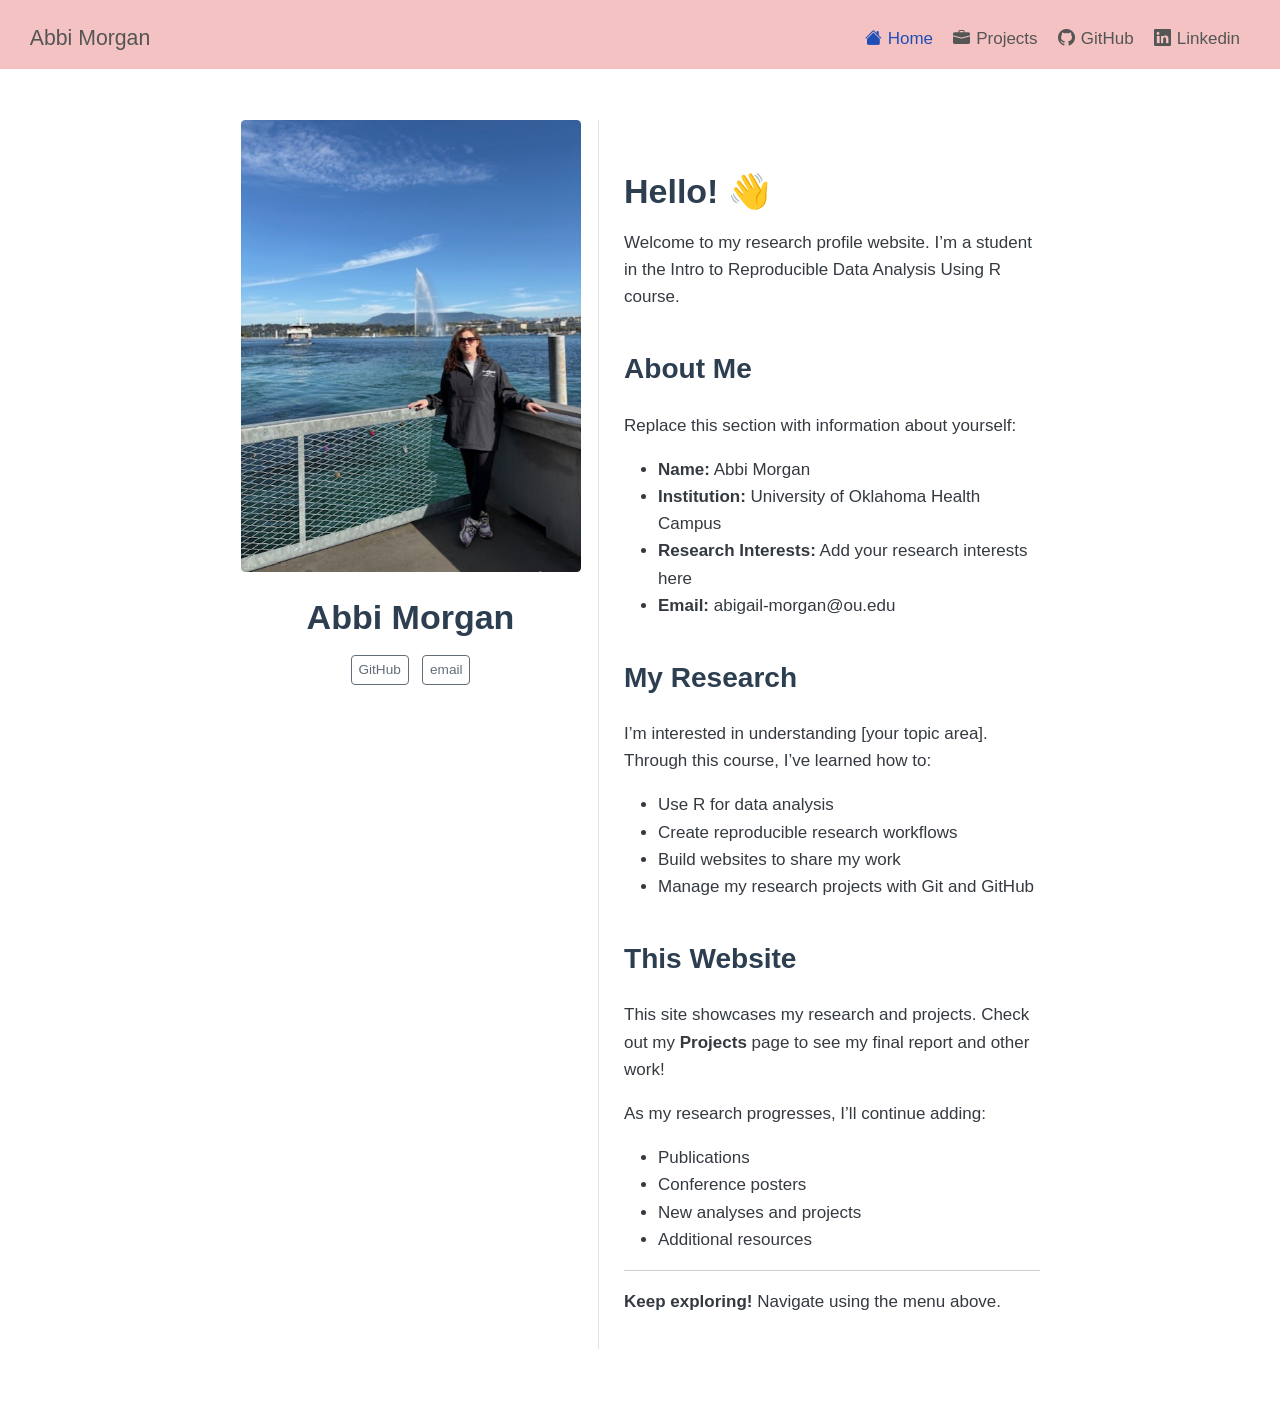
<file: docs/index.html>
<!DOCTYPE html>
<html xmlns="http://www.w3.org/1999/xhtml" lang="en" xml:lang="en"><head>

<meta charset="utf-8">
<meta name="generator" content="quarto-1.9.38">

<meta name="viewport" content="width=device-width, initial-scale=1.0, user-scalable=yes">


<title>Abbi Morgan</title>
<style>
/* Default styles provided by pandoc.
** See https://pandoc.org/MANUAL.html#variables-for-html for config info.
*/
code{white-space: pre-wrap;}
span.smallcaps{font-variant: small-caps;}
div.columns{display: flex; gap: min(4vw, 1.5em);}
div.column{flex: auto; overflow-x: auto;}
div.hanging-indent{margin-left: 1.5em; text-indent: -1.5em;}
ul.task-list{list-style: none;}
ul.task-list li input[type="checkbox"] {
  width: 0.8em;
  margin: 0 0.8em 0.2em -1em; /* quarto-specific, see https://github.com/quarto-dev/quarto-cli/issues/4556 */ 
  vertical-align: middle;
}
</style>


<script src="site_libs/quarto-nav/quarto-nav.js"></script>
<script src="site_libs/quarto-nav/headroom.min.js"></script>
<script src="site_libs/clipboard/clipboard.min.js"></script>
<script src="site_libs/quarto-search/autocomplete.umd.js"></script>
<script src="site_libs/quarto-search/fuse.min.js"></script>
<script src="site_libs/quarto-search/quarto-search.js"></script>
<meta name="quarto:offset" content="./">
<script src="site_libs/quarto-html/quarto.js" type="module"></script>
<script src="site_libs/quarto-html/tabsets/tabsets.js" type="module"></script>
<script src="site_libs/quarto-html/popper.min.js"></script>
<script src="site_libs/quarto-html/tippy.umd.min.js"></script>
<link href="site_libs/quarto-html/tippy.css" rel="stylesheet">
<link href="site_libs/quarto-html/quarto-syntax-highlighting-15634bcf2e68342d4ad2dfa704d543f6.css" rel="stylesheet" id="quarto-text-highlighting-styles">
<script src="site_libs/bootstrap/bootstrap.min.js"></script>
<link href="site_libs/bootstrap/bootstrap-icons.css" rel="stylesheet">
<link href="site_libs/bootstrap/bootstrap-1de071e047e49cd083ceb1b25ae4a66d.min.css" rel="stylesheet" append-hash="true" id="quarto-bootstrap" data-mode="light">
<script id="quarto-search-options" type="application/json">{
  "location": "navbar",
  "copy-button": false,
  "collapse-after": 3,
  "panel-placement": "end",
  "type": "overlay",
  "limit": 50,
  "keyboard-shortcut": [
    "f",
    "/",
    "s"
  ],
  "show-item-context": false,
  "language": {
    "search-no-results-text": "No results",
    "search-matching-documents-text": "matching documents",
    "search-copy-link-title": "Copy link to search",
    "search-hide-matches-text": "Hide additional matches",
    "search-more-match-text": "more match in this document",
    "search-more-matches-text": "more matches in this document",
    "search-clear-button-title": "Clear",
    "search-text-placeholder": "",
    "search-detached-cancel-button-title": "Cancel",
    "search-submit-button-title": "Submit",
    "search-label": "Search"
  }
}</script>


<link rel="stylesheet" href="styles.css">
</head>

<body class="nav-fixed fullcontent quarto-light">

<div id="quarto-search-results"></div>
  <header id="quarto-header" class="headroom fixed-top">
    <nav class="navbar navbar-expand-lg " data-bs-theme="dark">
      <div class="navbar-container container-fluid">
      <div class="navbar-brand-container mx-auto">
    <a class="navbar-brand" href="./index.html">
    <span class="navbar-title">Abbi Morgan</span>
    </a>
  </div>
          <button class="navbar-toggler" type="button" data-bs-toggle="collapse" data-bs-target="#navbarCollapse" aria-controls="navbarCollapse" role="menu" aria-expanded="false" aria-label="Toggle navigation" onclick="if (window.quartoToggleHeadroom) { window.quartoToggleHeadroom(); }">
  <span class="navbar-toggler-icon"></span>
</button>
          <div class="collapse navbar-collapse" id="navbarCollapse">
            <ul class="navbar-nav navbar-nav-scroll ms-auto">
  <li class="nav-item">
    <a class="nav-link active" href="./index.html" aria-current="page"> <i class="bi bi-house-fill" role="img">
</i> 
<span class="menu-text">Home</span></a>
  </li>  
  <li class="nav-item">
    <a class="nav-link" href="./projects.html"> <i class="bi bi-briefcase-fill" role="img">
</i> 
<span class="menu-text">Projects</span></a>
  </li>  
  <li class="nav-item">
    <a class="nav-link" href="https://github.com"> <i class="bi bi-github" role="img">
</i> 
<span class="menu-text">GitHub</span></a>
  </li>  
  <li class="nav-item">
    <a class="nav-link" href="https://www.linkedin.com/in/abigail-morgan-2532a51bb/"> <i class="bi bi-linkedin" role="img">
</i> 
<span class="menu-text">Linkedin</span></a>
  </li>  
</ul>
          </div> <!-- /navcollapse -->
            <div class="quarto-navbar-tools">
</div>
      </div> <!-- /container-fluid -->
    </nav>
</header>
<!-- content -->
<div id="quarto-content" class="quarto-container page-columns page-rows-contents page-layout-article page-navbar">
<!-- sidebar -->
<!-- margin-sidebar -->
    
<!-- main -->
<div class="quarto-about-trestles">
  <div class="about-entity">
    <img src="Me.jpg" class="about-image
  rounded " style="width: 20em;">
<header id="title-block-header" class="quarto-title-block default">
<div class="quarto-title">
<h1 class="title">Abbi Morgan</h1>
</div>
<div class="quarto-title-meta">
  </div>
</header>
    <div class="about-links">
  <a href="https://github.com/amorgan-140" class="about-link" rel="" target="">
     <span class="about-link-text">GitHub</span>
  </a>
  <a href="/abigail-morgan@ou.edu" class="about-link" rel="" target="">
     <span class="about-link-text">email</span>
  </a>
</div>
  </div>
  <div class="about-contents"><main class="content" id="quarto-document-content">
<section id="hello" class="level1 columnpage">
<h1>Hello! 👋</h1>
<p>Welcome to my research profile website. I’m a student in the Intro to Reproducible Data Analysis Using R course.</p>
<section id="about-me" class="level2">
<h2 data-anchor-id="about-me">About Me</h2>
<p>Replace this section with information about yourself:</p>
<ul>
<li><strong>Name:</strong> Abbi Morgan</li>
<li><strong>Institution:</strong> University of Oklahoma Health Campus</li>
<li><strong>Research Interests:</strong> Add your research interests here</li>
<li><strong>Email:</strong> abigail-morgan@ou.edu</li>
</ul>
</section>
<section id="my-research" class="level2">
<h2 data-anchor-id="my-research">My Research</h2>
<p>I’m interested in understanding [your topic area]. Through this course, I’ve learned how to:</p>
<ul>
<li>Use R for data analysis</li>
<li>Create reproducible research workflows</li>
<li>Build websites to share my work</li>
<li>Manage my research projects with Git and GitHub</li>
</ul>
</section>
<section id="this-website" class="level2">
<h2 data-anchor-id="this-website">This Website</h2>
<p>This site showcases my research and projects. Check out my <strong>Projects</strong> page to see my final report and other work!</p>
<p>As my research progresses, I’ll continue adding:</p>
<ul>
<li>Publications</li>
<li>Conference posters</li>
<li>New analyses and projects</li>
<li>Additional resources</li>
</ul>
<hr>
<p><strong>Keep exploring!</strong> Navigate using the menu above.</p>


</section>
</section>
</main></div>
</div>
 <!-- /main -->
<script id="quarto-html-after-body" type="application/javascript">
  window.document.addEventListener("DOMContentLoaded", function (event) {
    const isCodeAnnotation = (el) => {
      for (const clz of el.classList) {
        if (clz.startsWith('code-annotation-')) {                     
          return true;
        }
      }
      return false;
    }
    const onCopySuccess = function(e) {
      // button target
      const button = e.trigger;
      // don't keep focus
      button.blur();
      // flash "checked"
      button.classList.add('code-copy-button-checked');
      var currentTitle = button.getAttribute("title");
      button.setAttribute("title", "Copied!");
      let tooltip;
      if (window.bootstrap) {
        button.setAttribute("data-bs-toggle", "tooltip");
        button.setAttribute("data-bs-placement", "left");
        button.setAttribute("data-bs-title", "Copied!");
        tooltip = new bootstrap.Tooltip(button, 
          { trigger: "manual", 
            customClass: "code-copy-button-tooltip",
            offset: [0, -8]});
        tooltip.show();    
      }
      setTimeout(function() {
        if (tooltip) {
          tooltip.hide();
          button.removeAttribute("data-bs-title");
          button.removeAttribute("data-bs-toggle");
          button.removeAttribute("data-bs-placement");
        }
        button.setAttribute("title", currentTitle);
        button.classList.remove('code-copy-button-checked');
      }, 1000);
      // clear code selection
      e.clearSelection();
    }
    const getTextToCopy = function(trigger) {
      const outerScaffold = trigger.parentElement.cloneNode(true);
      const codeEl = outerScaffold.querySelector('code');
      for (const childEl of codeEl.children) {
        if (isCodeAnnotation(childEl)) {
          childEl.remove();
        }
      }
      return codeEl.innerText;
    }
    const clipboard = new window.ClipboardJS('.code-copy-button:not([data-in-quarto-modal])', {
      text: getTextToCopy
    });
    clipboard.on('success', onCopySuccess);
    if (window.document.getElementById('quarto-embedded-source-code-modal')) {
      const clipboardModal = new window.ClipboardJS('.code-copy-button[data-in-quarto-modal]', {
        text: getTextToCopy,
        container: window.document.getElementById('quarto-embedded-source-code-modal')
      });
      clipboardModal.on('success', onCopySuccess);
    }
      var localhostRegex = new RegExp(/^(?:http|https):\/\/localhost\:?[0-9]*\//);
      var mailtoRegex = new RegExp(/^mailto:/);
        var filterRegex = new RegExp('/' + window.location.host + '/');
      var isInternal = (href) => {
          return filterRegex.test(href) || localhostRegex.test(href) || mailtoRegex.test(href);
      }
      // Inspect non-navigation links and adorn them if external
     var links = window.document.querySelectorAll('a[href]:not(.nav-link):not(.navbar-brand):not(.toc-action):not(.sidebar-link):not(.sidebar-item-toggle):not(.pagination-link):not(.no-external):not([aria-hidden]):not(.dropdown-item):not(.quarto-navigation-tool):not(.about-link)');
      for (var i=0; i<links.length; i++) {
        const link = links[i];
        if (!isInternal(link.href)) {
          // undo the damage that might have been done by quarto-nav.js in the case of
          // links that we want to consider external
          if (link.dataset.originalHref !== undefined) {
            link.href = link.dataset.originalHref;
          }
        }
      }
    function tippyHover(el, contentFn, onTriggerFn, onUntriggerFn) {
      const config = {
        allowHTML: true,
        maxWidth: 500,
        delay: 100,
        arrow: false,
        appendTo: function(el) {
            return el.parentElement;
        },
        interactive: true,
        interactiveBorder: 10,
        theme: 'quarto',
        placement: 'bottom-start',
      };
      if (contentFn) {
        config.content = contentFn;
      }
      if (onTriggerFn) {
        config.onTrigger = onTriggerFn;
      }
      if (onUntriggerFn) {
        config.onUntrigger = onUntriggerFn;
      }
      window.tippy(el, config); 
    }
    const noterefs = window.document.querySelectorAll('a[role="doc-noteref"]');
    for (var i=0; i<noterefs.length; i++) {
      const ref = noterefs[i];
      tippyHover(ref, function() {
        // use id or data attribute instead here
        let href = ref.getAttribute('data-footnote-href') || ref.getAttribute('href');
        try { href = new URL(href).hash; } catch {}
        const id = href.replace(/^#\/?/, "");
        const note = window.document.getElementById(id);
        if (note) {
          return note.innerHTML;
        } else {
          return "";
        }
      });
    }
    const xrefs = window.document.querySelectorAll('a.quarto-xref');
    const processXRef = (id, note) => {
      // Strip column container classes
      const stripColumnClz = (el) => {
        el.classList.remove("page-full", "page-columns");
        if (el.children) {
          for (const child of el.children) {
            stripColumnClz(child);
          }
        }
      }
      stripColumnClz(note)
      if (id === null || id.startsWith('sec-')) {
        // Special case sections, only their first couple elements
        const container = document.createElement("div");
        if (note.children && note.children.length > 2) {
          container.appendChild(note.children[0].cloneNode(true));
          for (let i = 1; i < note.children.length; i++) {
            const child = note.children[i];
            if (child.tagName === "P" && child.innerText === "") {
              continue;
            } else {
              container.appendChild(child.cloneNode(true));
              break;
            }
          }
          if (window.Quarto?.typesetMath) {
            window.Quarto.typesetMath(container);
          }
          return container.innerHTML
        } else {
          if (window.Quarto?.typesetMath) {
            window.Quarto.typesetMath(note);
          }
          return note.innerHTML;
        }
      } else {
        // Remove any anchor links if they are present
        const anchorLink = note.querySelector('a.anchorjs-link');
        if (anchorLink) {
          anchorLink.remove();
        }
        if (window.Quarto?.typesetMath) {
          window.Quarto.typesetMath(note);
        }
        if (note.classList.contains("callout")) {
          return note.outerHTML;
        } else {
          return note.innerHTML;
        }
      }
    }
    for (var i=0; i<xrefs.length; i++) {
      const xref = xrefs[i];
      tippyHover(xref, undefined, function(instance) {
        instance.disable();
        let url = xref.getAttribute('href');
        let hash = undefined; 
        if (url.startsWith('#')) {
          hash = url;
        } else {
          try { hash = new URL(url).hash; } catch {}
        }
        if (hash) {
          const id = hash.replace(/^#\/?/, "");
          const note = window.document.getElementById(id);
          if (note !== null) {
            try {
              const html = processXRef(id, note.cloneNode(true));
              instance.setContent(html);
            } finally {
              instance.enable();
              instance.show();
            }
          } else {
            // See if we can fetch this
            fetch(url.split('#')[0])
            .then(res => res.text())
            .then(html => {
              const parser = new DOMParser();
              const htmlDoc = parser.parseFromString(html, "text/html");
              const note = htmlDoc.getElementById(id);
              if (note !== null) {
                const html = processXRef(id, note);
                instance.setContent(html);
              } 
            }).finally(() => {
              instance.enable();
              instance.show();
            });
          }
        } else {
          // See if we can fetch a full url (with no hash to target)
          // This is a special case and we should probably do some content thinning / targeting
          fetch(url)
          .then(res => res.text())
          .then(html => {
            const parser = new DOMParser();
            const htmlDoc = parser.parseFromString(html, "text/html");
            const note = htmlDoc.querySelector('main.content');
            if (note !== null) {
              // This should only happen for chapter cross references
              // (since there is no id in the URL)
              // remove the first header
              if (note.children.length > 0 && note.children[0].tagName === "HEADER") {
                note.children[0].remove();
              }
              const html = processXRef(null, note);
              instance.setContent(html);
            } 
          }).finally(() => {
            instance.enable();
            instance.show();
          });
        }
      }, function(instance) {
      });
    }
        let selectedAnnoteEl;
        const selectorForAnnotation = ( cell, annotation) => {
          let cellAttr = 'data-code-cell="' + cell + '"';
          let lineAttr = 'data-code-annotation="' +  annotation + '"';
          const selector = 'span[' + cellAttr + '][' + lineAttr + ']';
          return selector;
        }
        const selectCodeLines = (annoteEl) => {
          const doc = window.document;
          const targetCell = annoteEl.getAttribute("data-target-cell");
          const targetAnnotation = annoteEl.getAttribute("data-target-annotation");
          const annoteSpan = window.document.querySelector(selectorForAnnotation(targetCell, targetAnnotation));
          const lines = annoteSpan.getAttribute("data-code-lines").split(",");
          const lineIds = lines.map((line) => {
            return targetCell + "-" + line;
          })
          let top = null;
          let height = null;
          let parent = null;
          if (lineIds.length > 0) {
              //compute the position of the single el (top and bottom and make a div)
              const el = window.document.getElementById(lineIds[0]);
              top = el.offsetTop;
              height = el.offsetHeight;
              parent = el.parentElement.parentElement;
            if (lineIds.length > 1) {
              const lastEl = window.document.getElementById(lineIds[lineIds.length - 1]);
              const bottom = lastEl.offsetTop + lastEl.offsetHeight;
              height = bottom - top;
            }
            if (top !== null && height !== null && parent !== null) {
              // cook up a div (if necessary) and position it 
              let div = window.document.getElementById("code-annotation-line-highlight");
              if (div === null) {
                div = window.document.createElement("div");
                div.setAttribute("id", "code-annotation-line-highlight");
                div.style.position = 'absolute';
                parent.appendChild(div);
              }
              div.style.top = top - 2 + "px";
              div.style.height = height + 4 + "px";
              div.style.left = 0;
              let gutterDiv = window.document.getElementById("code-annotation-line-highlight-gutter");
              if (gutterDiv === null) {
                gutterDiv = window.document.createElement("div");
                gutterDiv.setAttribute("id", "code-annotation-line-highlight-gutter");
                gutterDiv.style.position = 'absolute';
                const codeCell = window.document.getElementById(targetCell);
                const gutter = codeCell.querySelector('.code-annotation-gutter');
                gutter.appendChild(gutterDiv);
              }
              gutterDiv.style.top = top - 2 + "px";
              gutterDiv.style.height = height + 4 + "px";
            }
            selectedAnnoteEl = annoteEl;
          }
        };
        const unselectCodeLines = () => {
          const elementsIds = ["code-annotation-line-highlight", "code-annotation-line-highlight-gutter"];
          elementsIds.forEach((elId) => {
            const div = window.document.getElementById(elId);
            if (div) {
              div.remove();
            }
          });
          selectedAnnoteEl = undefined;
        };
          // Handle positioning of the toggle
      window.addEventListener(
        "resize",
        throttle(() => {
          elRect = undefined;
          if (selectedAnnoteEl) {
            selectCodeLines(selectedAnnoteEl);
          }
        }, 10)
      );
      function throttle(fn, ms) {
      let throttle = false;
      let timer;
        return (...args) => {
          if(!throttle) { // first call gets through
              fn.apply(this, args);
              throttle = true;
          } else { // all the others get throttled
              if(timer) clearTimeout(timer); // cancel #2
              timer = setTimeout(() => {
                fn.apply(this, args);
                timer = throttle = false;
              }, ms);
          }
        };
      }
        // Attach click handler to the DT
        const annoteDls = window.document.querySelectorAll('dt[data-target-cell]');
        for (const annoteDlNode of annoteDls) {
          annoteDlNode.addEventListener('click', (event) => {
            const clickedEl = event.target;
            if (clickedEl !== selectedAnnoteEl) {
              unselectCodeLines();
              const activeEl = window.document.querySelector('dt[data-target-cell].code-annotation-active');
              if (activeEl) {
                activeEl.classList.remove('code-annotation-active');
              }
              selectCodeLines(clickedEl);
              clickedEl.classList.add('code-annotation-active');
            } else {
              // Unselect the line
              unselectCodeLines();
              clickedEl.classList.remove('code-annotation-active');
            }
          });
        }
    const findCites = (el) => {
      const parentEl = el.parentElement;
      if (parentEl) {
        const cites = parentEl.dataset.cites;
        if (cites) {
          return {
            el,
            cites: cites.split(' ')
          };
        } else {
          return findCites(el.parentElement)
        }
      } else {
        return undefined;
      }
    };
    var bibliorefs = window.document.querySelectorAll('a[role="doc-biblioref"]');
    for (var i=0; i<bibliorefs.length; i++) {
      const ref = bibliorefs[i];
      const citeInfo = findCites(ref);
      if (citeInfo) {
        tippyHover(citeInfo.el, function() {
          var popup = window.document.createElement('div');
          citeInfo.cites.forEach(function(cite) {
            var citeDiv = window.document.createElement('div');
            citeDiv.classList.add('hanging-indent');
            citeDiv.classList.add('csl-entry');
            var biblioDiv = window.document.getElementById('ref-' + cite);
            if (biblioDiv) {
              citeDiv.innerHTML = biblioDiv.innerHTML;
            }
            popup.appendChild(citeDiv);
          });
          return popup.innerHTML;
        });
      }
    }
  });
  </script>
</div> <!-- /content -->




</body></html>
</file>
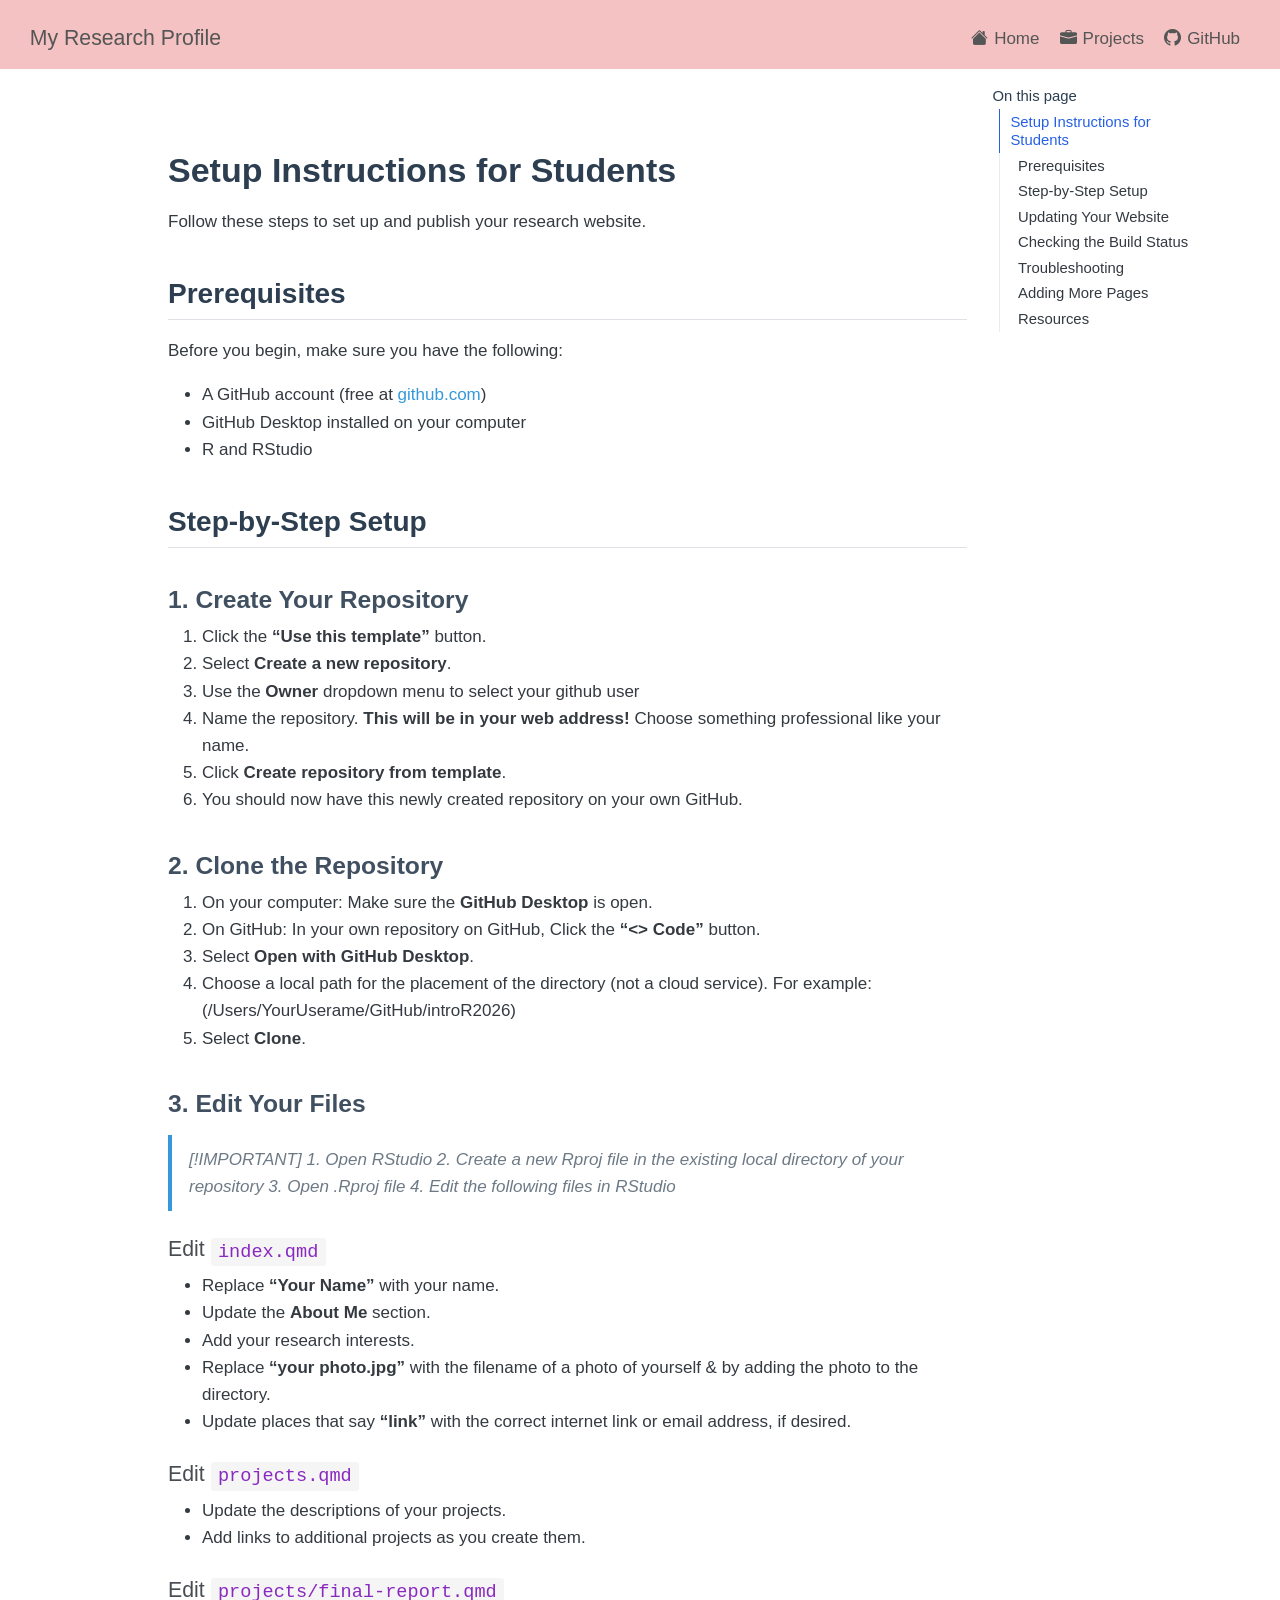
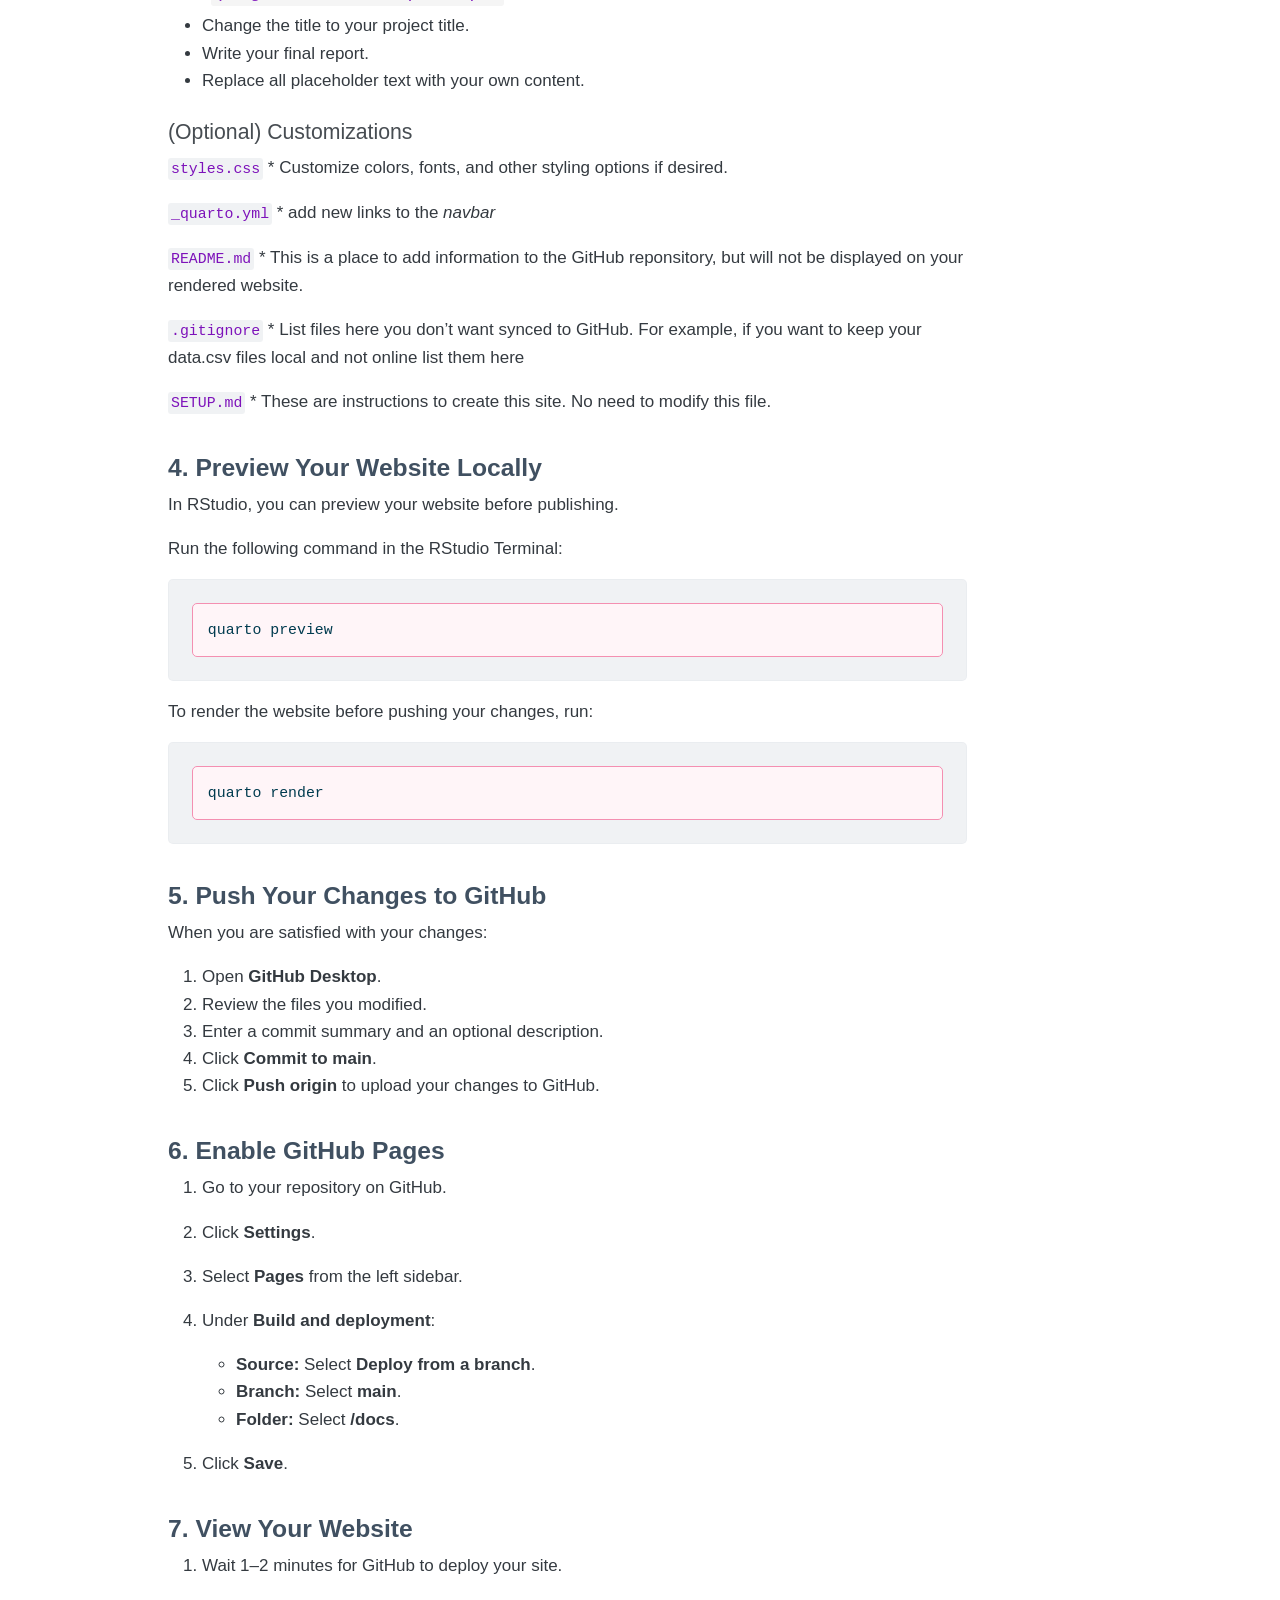
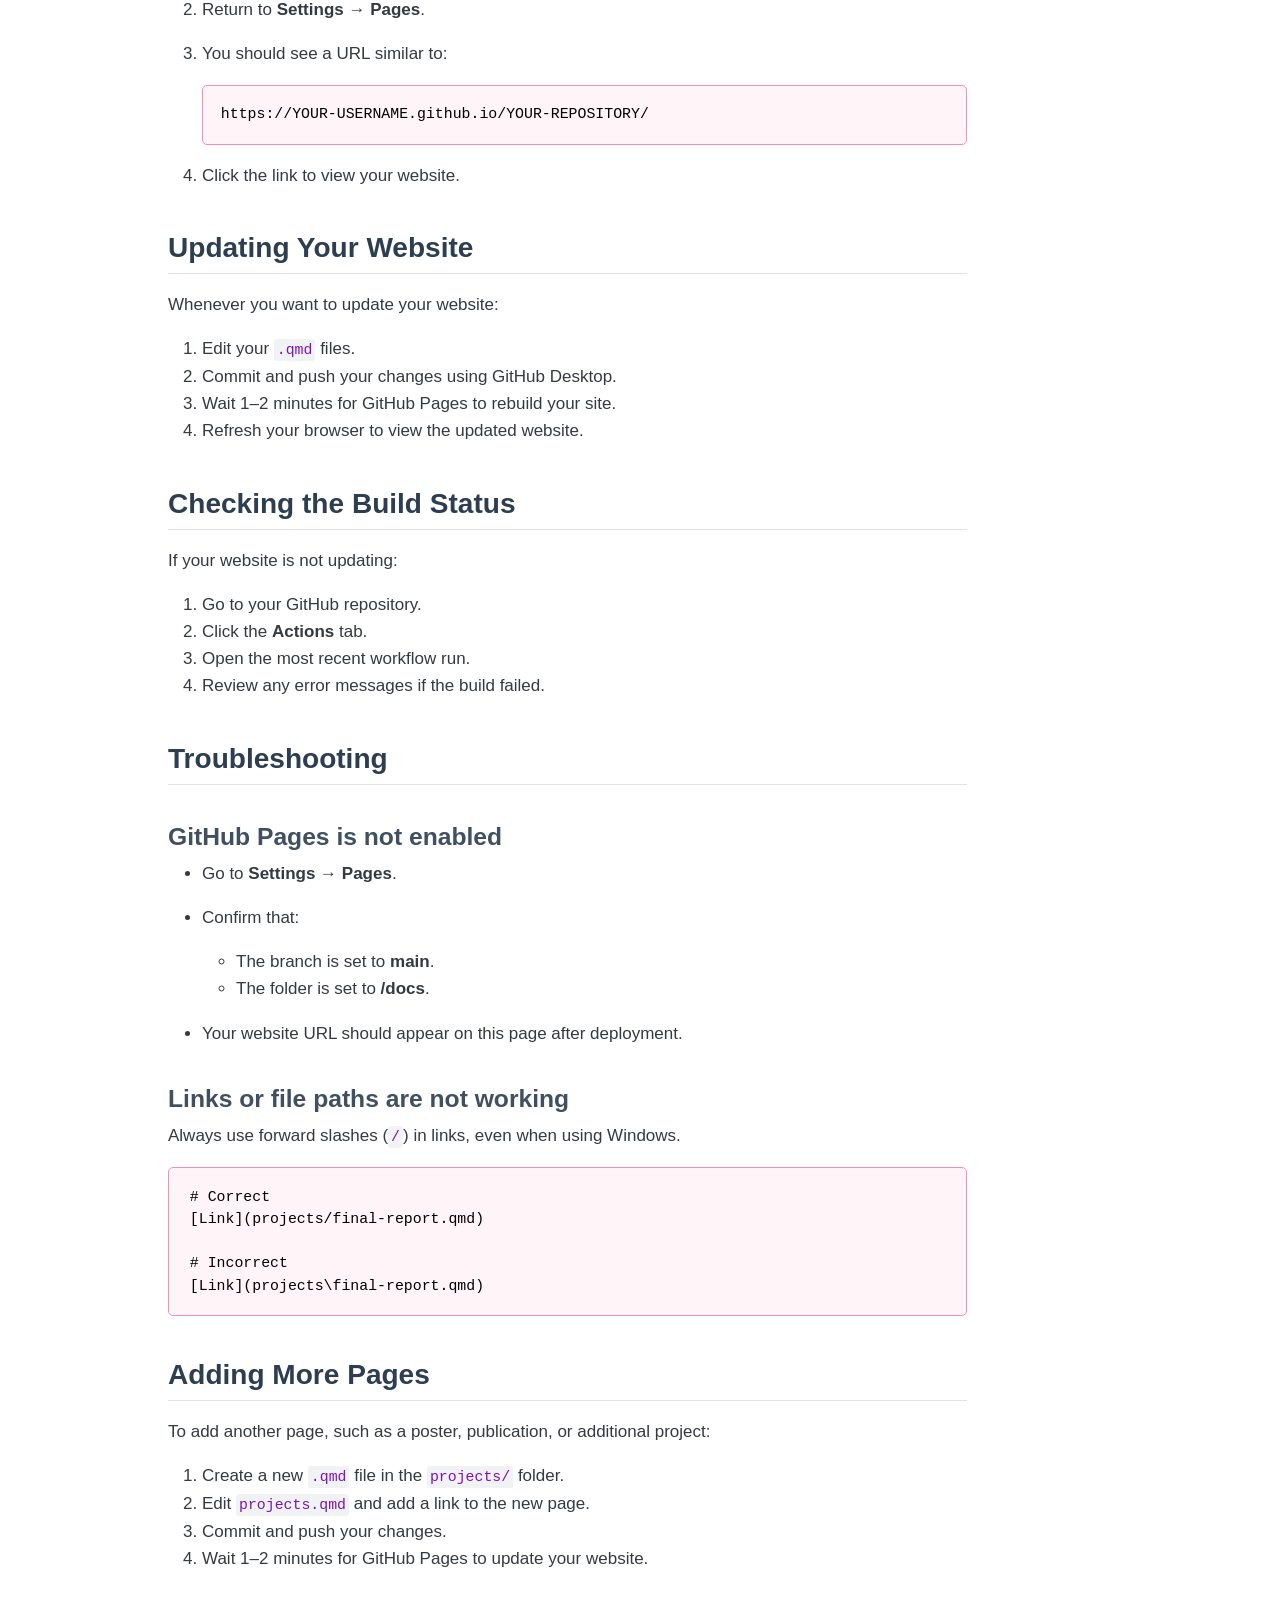
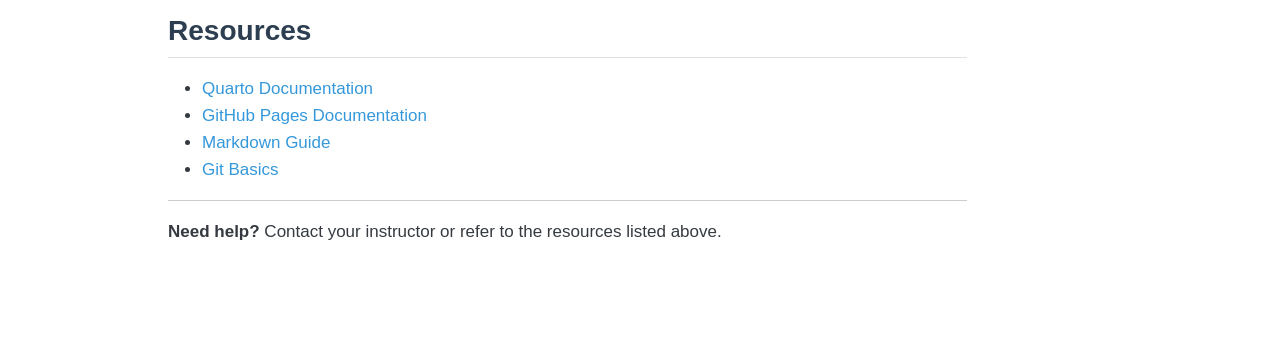
<file: docs/SETUP.html>
<!DOCTYPE html>
<html xmlns="http://www.w3.org/1999/xhtml" lang="en" xml:lang="en"><head>

<meta charset="utf-8">
<meta name="generator" content="quarto-1.9.38">

<meta name="viewport" content="width=device-width, initial-scale=1.0, user-scalable=yes">


<title>setup – My Research Profile</title>
<style>
/* Default styles provided by pandoc.
** See https://pandoc.org/MANUAL.html#variables-for-html for config info.
*/
code{white-space: pre-wrap;}
span.smallcaps{font-variant: small-caps;}
div.columns{display: flex; gap: min(4vw, 1.5em);}
div.column{flex: auto; overflow-x: auto;}
div.hanging-indent{margin-left: 1.5em; text-indent: -1.5em;}
ul.task-list{list-style: none;}
ul.task-list li input[type="checkbox"] {
  width: 0.8em;
  margin: 0 0.8em 0.2em -1em; /* quarto-specific, see https://github.com/quarto-dev/quarto-cli/issues/4556 */ 
  vertical-align: middle;
}
/* CSS for syntax highlighting */
html { -webkit-text-size-adjust: 100%; }
pre > code.sourceCode { white-space: pre; position: relative; }
pre > code.sourceCode > span { display: inline-block; line-height: 1.25; }
pre > code.sourceCode > span:empty { height: 1.2em; }
.sourceCode { overflow: visible; }
code.sourceCode > span { color: inherit; text-decoration: inherit; }
div.sourceCode { margin: 1em 0; }
pre.sourceCode { margin: 0; }
@media screen {
div.sourceCode { overflow: auto; }
}
@media print {
pre > code.sourceCode { white-space: pre-wrap; }
pre > code.sourceCode > span { text-indent: -5em; padding-left: 5em; }
}
pre.numberSource code
  { counter-reset: source-line 0; }
pre.numberSource code > span
  { position: relative; left: -4em; counter-increment: source-line; }
pre.numberSource code > span > a:first-child::before
  { content: counter(source-line);
    position: relative; left: -1em; text-align: right; vertical-align: baseline;
    border: none; display: inline-block;
    -webkit-touch-callout: none; -webkit-user-select: none;
    -khtml-user-select: none; -moz-user-select: none;
    -ms-user-select: none; user-select: none;
    padding: 0 4px; width: 4em;
  }
pre.numberSource { margin-left: 3em;  padding-left: 4px; }
div.sourceCode
  {   }
@media screen {
pre > code.sourceCode > span > a:first-child::before { text-decoration: underline; }
}
</style>


<script src="site_libs/quarto-nav/quarto-nav.js"></script>
<script src="site_libs/quarto-nav/headroom.min.js"></script>
<script src="site_libs/clipboard/clipboard.min.js"></script>
<script src="site_libs/quarto-search/autocomplete.umd.js"></script>
<script src="site_libs/quarto-search/fuse.min.js"></script>
<script src="site_libs/quarto-search/quarto-search.js"></script>
<meta name="quarto:offset" content="./">
<script src="site_libs/quarto-html/quarto.js" type="module"></script>
<script src="site_libs/quarto-html/tabsets/tabsets.js" type="module"></script>
<script src="site_libs/quarto-html/popper.min.js"></script>
<script src="site_libs/quarto-html/tippy.umd.min.js"></script>
<script src="site_libs/quarto-html/anchor.min.js"></script>
<link href="site_libs/quarto-html/tippy.css" rel="stylesheet">
<link href="site_libs/quarto-html/quarto-syntax-highlighting-15634bcf2e68342d4ad2dfa704d543f6.css" rel="stylesheet" id="quarto-text-highlighting-styles">
<script src="site_libs/bootstrap/bootstrap.min.js"></script>
<link href="site_libs/bootstrap/bootstrap-icons.css" rel="stylesheet">
<link href="site_libs/bootstrap/bootstrap-1de071e047e49cd083ceb1b25ae4a66d.min.css" rel="stylesheet" append-hash="true" id="quarto-bootstrap" data-mode="light">
<script id="quarto-search-options" type="application/json">{
  "location": "navbar",
  "copy-button": false,
  "collapse-after": 3,
  "panel-placement": "end",
  "type": "overlay",
  "limit": 50,
  "keyboard-shortcut": [
    "f",
    "/",
    "s"
  ],
  "show-item-context": false,
  "language": {
    "search-no-results-text": "No results",
    "search-matching-documents-text": "matching documents",
    "search-copy-link-title": "Copy link to search",
    "search-hide-matches-text": "Hide additional matches",
    "search-more-match-text": "more match in this document",
    "search-more-matches-text": "more matches in this document",
    "search-clear-button-title": "Clear",
    "search-text-placeholder": "",
    "search-detached-cancel-button-title": "Cancel",
    "search-submit-button-title": "Submit",
    "search-label": "Search"
  }
}</script>


<link rel="stylesheet" href="styles.css">
</head>

<body class="nav-fixed quarto-light">

<div id="quarto-search-results"></div>
  <header id="quarto-header" class="headroom fixed-top">
    <nav class="navbar navbar-expand-lg " data-bs-theme="dark">
      <div class="navbar-container container-fluid">
      <div class="navbar-brand-container mx-auto">
    <a class="navbar-brand" href="./index.html">
    <span class="navbar-title">My Research Profile</span>
    </a>
  </div>
          <button class="navbar-toggler" type="button" data-bs-toggle="collapse" data-bs-target="#navbarCollapse" aria-controls="navbarCollapse" role="menu" aria-expanded="false" aria-label="Toggle navigation" onclick="if (window.quartoToggleHeadroom) { window.quartoToggleHeadroom(); }">
  <span class="navbar-toggler-icon"></span>
</button>
          <div class="collapse navbar-collapse" id="navbarCollapse">
            <ul class="navbar-nav navbar-nav-scroll ms-auto">
  <li class="nav-item">
    <a class="nav-link" href="./index.html"> <i class="bi bi-house-fill" role="img">
</i> 
<span class="menu-text">Home</span></a>
  </li>  
  <li class="nav-item">
    <a class="nav-link" href="./projects.html"> <i class="bi bi-briefcase-fill" role="img">
</i> 
<span class="menu-text">Projects</span></a>
  </li>  
  <li class="nav-item">
    <a class="nav-link" href="https://github.com"> <i class="bi bi-github" role="img">
</i> 
<span class="menu-text">GitHub</span></a>
  </li>  
</ul>
          </div> <!-- /navcollapse -->
            <div class="quarto-navbar-tools">
</div>
      </div> <!-- /container-fluid -->
    </nav>
</header>
<!-- content -->
<div id="quarto-content" class="quarto-container page-columns page-rows-contents page-layout-article page-navbar">
<!-- sidebar -->
<!-- margin-sidebar -->
    <div id="quarto-margin-sidebar" class="sidebar margin-sidebar">
        <nav id="TOC" role="doc-toc" class="toc-active">
    <h2 id="toc-title">On this page</h2>
   
  <ul>
  <li><a href="#setup-instructions-for-students" id="toc-setup-instructions-for-students" class="nav-link active" data-scroll-target="#setup-instructions-for-students">Setup Instructions for Students</a>
  <ul class="collapse">
  <li><a href="#prerequisites" id="toc-prerequisites" class="nav-link" data-scroll-target="#prerequisites">Prerequisites</a></li>
  <li><a href="#step-by-step-setup" id="toc-step-by-step-setup" class="nav-link" data-scroll-target="#step-by-step-setup">Step-by-Step Setup</a>
  <ul class="collapse">
  <li><a href="#create-your-repository" id="toc-create-your-repository" class="nav-link" data-scroll-target="#create-your-repository">1. Create Your Repository</a></li>
  <li><a href="#clone-the-repository" id="toc-clone-the-repository" class="nav-link" data-scroll-target="#clone-the-repository">2. Clone the Repository</a></li>
  <li><a href="#edit-your-files" id="toc-edit-your-files" class="nav-link" data-scroll-target="#edit-your-files">3. Edit Your Files</a></li>
  <li><a href="#preview-your-website-locally" id="toc-preview-your-website-locally" class="nav-link" data-scroll-target="#preview-your-website-locally">4. Preview Your Website Locally</a></li>
  <li><a href="#push-your-changes-to-github" id="toc-push-your-changes-to-github" class="nav-link" data-scroll-target="#push-your-changes-to-github">5. Push Your Changes to GitHub</a></li>
  <li><a href="#enable-github-pages" id="toc-enable-github-pages" class="nav-link" data-scroll-target="#enable-github-pages">6. Enable GitHub Pages</a></li>
  <li><a href="#view-your-website" id="toc-view-your-website" class="nav-link" data-scroll-target="#view-your-website">7. View Your Website</a></li>
  </ul></li>
  <li><a href="#updating-your-website" id="toc-updating-your-website" class="nav-link" data-scroll-target="#updating-your-website">Updating Your Website</a></li>
  <li><a href="#checking-the-build-status" id="toc-checking-the-build-status" class="nav-link" data-scroll-target="#checking-the-build-status">Checking the Build Status</a></li>
  <li><a href="#troubleshooting" id="toc-troubleshooting" class="nav-link" data-scroll-target="#troubleshooting">Troubleshooting</a>
  <ul class="collapse">
  <li><a href="#github-pages-is-not-enabled" id="toc-github-pages-is-not-enabled" class="nav-link" data-scroll-target="#github-pages-is-not-enabled">GitHub Pages is not enabled</a></li>
  <li><a href="#links-or-file-paths-are-not-working" id="toc-links-or-file-paths-are-not-working" class="nav-link" data-scroll-target="#links-or-file-paths-are-not-working">Links or file paths are not working</a></li>
  </ul></li>
  <li><a href="#adding-more-pages" id="toc-adding-more-pages" class="nav-link" data-scroll-target="#adding-more-pages">Adding More Pages</a></li>
  <li><a href="#resources" id="toc-resources" class="nav-link" data-scroll-target="#resources">Resources</a></li>
  </ul></li>
  </ul>
</nav>
    </div>
<!-- main -->
<main class="content" id="quarto-document-content"><header id="title-block-header" class="quarto-title-block"></header>




<section id="setup-instructions-for-students" class="level1">
<h1>Setup Instructions for Students</h1>
<p>Follow these steps to set up and publish your research website.</p>
<section id="prerequisites" class="level2">
<h2 class="anchored" data-anchor-id="prerequisites">Prerequisites</h2>
<p>Before you begin, make sure you have the following:</p>
<ul>
<li>A GitHub account (free at <a href="https://github.com">github.com</a>)</li>
<li>GitHub Desktop installed on your computer</li>
<li>R and RStudio</li>
</ul>
</section>
<section id="step-by-step-setup" class="level2">
<h2 class="anchored" data-anchor-id="step-by-step-setup">Step-by-Step Setup</h2>
<section id="create-your-repository" class="level3">
<h3 class="anchored" data-anchor-id="create-your-repository">1. Create Your Repository</h3>
<ol type="1">
<li>Click the <strong>“Use this template”</strong> button.</li>
<li>Select <strong>Create a new repository</strong>.</li>
<li>Use the <strong>Owner</strong> dropdown menu to select your github user</li>
<li>Name the repository. <strong>This will be in your web address!</strong> Choose something professional like your name.</li>
<li>Click <strong>Create repository from template</strong>.</li>
<li>You should now have this newly created repository on your own GitHub.</li>
</ol>
</section>
<section id="clone-the-repository" class="level3">
<h3 class="anchored" data-anchor-id="clone-the-repository">2. Clone the Repository</h3>
<ol type="1">
<li>On your computer: Make sure the <strong>GitHub Desktop</strong> is open.</li>
<li>On GitHub: In your own repository on GitHub, Click the <strong>“&lt;&gt; Code”</strong> button.</li>
<li>Select <strong>Open with GitHub Desktop</strong>.</li>
<li>Choose a local path for the placement of the directory (not a cloud service). For example: (/Users/YourUserame/GitHub/introR2026)</li>
<li>Select <strong>Clone</strong>.</li>
</ol>
</section>
<section id="edit-your-files" class="level3">
<h3 class="anchored" data-anchor-id="edit-your-files">3. Edit Your Files</h3>
<blockquote class="blockquote">
<p>[!IMPORTANT] 1. Open RStudio 2. Create a new Rproj file in the existing local directory of your repository 3. Open .Rproj file 4. Edit the following files in RStudio</p>
</blockquote>
<section id="edit-index.qmd" class="level4">
<h4 class="anchored" data-anchor-id="edit-index.qmd">Edit <code>index.qmd</code></h4>
<ul>
<li>Replace <strong>“Your Name”</strong> with your name.</li>
<li>Update the <strong>About Me</strong> section.</li>
<li>Add your research interests.</li>
<li>Replace <strong>“your photo.jpg”</strong> with the filename of a photo of yourself &amp; by adding the photo to the directory.</li>
<li>Update places that say <strong>“link”</strong> with the correct internet link or email address, if desired.</li>
</ul>
</section>
<section id="edit-projects.qmd" class="level4">
<h4 class="anchored" data-anchor-id="edit-projects.qmd">Edit <code>projects.qmd</code></h4>
<ul>
<li>Update the descriptions of your projects.</li>
<li>Add links to additional projects as you create them.</li>
</ul>
</section>
<section id="edit-projectsfinal-report.qmd" class="level4">
<h4 class="anchored" data-anchor-id="edit-projectsfinal-report.qmd">Edit <code>projects/final-report.qmd</code></h4>
<ul>
<li>Change the title to your project title.</li>
<li>Write your final report.</li>
<li>Replace all placeholder text with your own content.</li>
</ul>
</section>
<section id="optional-customizations" class="level4">
<h4 class="anchored" data-anchor-id="optional-customizations">(Optional) Customizations</h4>
<p><code>styles.css</code> * Customize colors, fonts, and other styling options if desired.</p>
<p><code>_quarto.yml</code> * add new links to the <em>navbar</em></p>
<p><code>README.md</code> * This is a place to add information to the GitHub reponsitory, but will not be displayed on your rendered website.</p>
<p><code>.gitignore</code> * List files here you don’t want synced to GitHub. For example, if you want to keep your data.csv files local and not online list them here</p>
<p><code>SETUP.md</code> * These are instructions to create this site. No need to modify this file.</p>
</section>
</section>
<section id="preview-your-website-locally" class="level3">
<h3 class="anchored" data-anchor-id="preview-your-website-locally">4. Preview Your Website Locally</h3>
<p>In RStudio, you can preview your website before publishing.</p>
<p>Run the following command in the RStudio Terminal:</p>
<div class="code-copy-outer-scaffold"><div class="sourceCode" id="cb1"><pre class="sourceCode bash code-with-copy"><code class="sourceCode bash"><span id="cb1-1"><a href="#cb1-1" aria-hidden="true" tabindex="-1"></a><span class="ex">quarto</span> preview</span></code></pre></div><button title="Copy to Clipboard" class="code-copy-button"><i class="bi"></i></button></div>
<p>To render the website before pushing your changes, run:</p>
<div class="code-copy-outer-scaffold"><div class="sourceCode" id="cb2"><pre class="sourceCode bash code-with-copy"><code class="sourceCode bash"><span id="cb2-1"><a href="#cb2-1" aria-hidden="true" tabindex="-1"></a><span class="ex">quarto</span> render</span></code></pre></div><button title="Copy to Clipboard" class="code-copy-button"><i class="bi"></i></button></div>
</section>
<section id="push-your-changes-to-github" class="level3">
<h3 class="anchored" data-anchor-id="push-your-changes-to-github">5. Push Your Changes to GitHub</h3>
<p>When you are satisfied with your changes:</p>
<ol type="1">
<li>Open <strong>GitHub Desktop</strong>.</li>
<li>Review the files you modified.</li>
<li>Enter a commit summary and an optional description.</li>
<li>Click <strong>Commit to main</strong>.</li>
<li>Click <strong>Push origin</strong> to upload your changes to GitHub.</li>
</ol>
</section>
<section id="enable-github-pages" class="level3">
<h3 class="anchored" data-anchor-id="enable-github-pages">6. Enable GitHub Pages</h3>
<ol type="1">
<li><p>Go to your repository on GitHub.</p></li>
<li><p>Click <strong>Settings</strong>.</p></li>
<li><p>Select <strong>Pages</strong> from the left sidebar.</p></li>
<li><p>Under <strong>Build and deployment</strong>:</p>
<ul>
<li><strong>Source:</strong> Select <strong>Deploy from a branch</strong>.</li>
<li><strong>Branch:</strong> Select <strong>main</strong>.</li>
<li><strong>Folder:</strong> Select <strong>/docs</strong>.</li>
</ul></li>
<li><p>Click <strong>Save</strong>.</p></li>
</ol>
</section>
<section id="view-your-website" class="level3">
<h3 class="anchored" data-anchor-id="view-your-website">7. View Your Website</h3>
<ol type="1">
<li><p>Wait 1–2 minutes for GitHub to deploy your site.</p></li>
<li><p>Return to <strong>Settings → Pages</strong>.</p></li>
<li><p>You should see a URL similar to:</p>
<pre><code>https://YOUR-USERNAME.github.io/YOUR-REPOSITORY/</code></pre></li>
<li><p>Click the link to view your website.</p></li>
</ol>
</section>
</section>
<section id="updating-your-website" class="level2">
<h2 class="anchored" data-anchor-id="updating-your-website">Updating Your Website</h2>
<p>Whenever you want to update your website:</p>
<ol type="1">
<li>Edit your <code>.qmd</code> files.</li>
<li>Commit and push your changes using GitHub Desktop.</li>
<li>Wait 1–2 minutes for GitHub Pages to rebuild your site.</li>
<li>Refresh your browser to view the updated website.</li>
</ol>
</section>
<section id="checking-the-build-status" class="level2">
<h2 class="anchored" data-anchor-id="checking-the-build-status">Checking the Build Status</h2>
<p>If your website is not updating:</p>
<ol type="1">
<li>Go to your GitHub repository.</li>
<li>Click the <strong>Actions</strong> tab.</li>
<li>Open the most recent workflow run.</li>
<li>Review any error messages if the build failed.</li>
</ol>
</section>
<section id="troubleshooting" class="level2">
<h2 class="anchored" data-anchor-id="troubleshooting">Troubleshooting</h2>
<section id="github-pages-is-not-enabled" class="level3">
<h3 class="anchored" data-anchor-id="github-pages-is-not-enabled">GitHub Pages is not enabled</h3>
<ul>
<li><p>Go to <strong>Settings → Pages</strong>.</p></li>
<li><p>Confirm that:</p>
<ul>
<li>The branch is set to <strong>main</strong>.</li>
<li>The folder is set to <strong>/docs</strong>.</li>
</ul></li>
<li><p>Your website URL should appear on this page after deployment.</p></li>
</ul>
</section>
<section id="links-or-file-paths-are-not-working" class="level3">
<h3 class="anchored" data-anchor-id="links-or-file-paths-are-not-working">Links or file paths are not working</h3>
<p>Always use forward slashes (<code>/</code>) in links, even when using Windows.</p>
<pre class="text"><code># Correct
[Link](projects/final-report.qmd)

# Incorrect
[Link](projects\final-report.qmd)</code></pre>
</section>
</section>
<section id="adding-more-pages" class="level2">
<h2 class="anchored" data-anchor-id="adding-more-pages">Adding More Pages</h2>
<p>To add another page, such as a poster, publication, or additional project:</p>
<ol type="1">
<li>Create a new <code>.qmd</code> file in the <code>projects/</code> folder.</li>
<li>Edit <code>projects.qmd</code> and add a link to the new page.</li>
<li>Commit and push your changes.</li>
<li>Wait 1–2 minutes for GitHub Pages to update your website.</li>
</ol>
</section>
<section id="resources" class="level2">
<h2 class="anchored" data-anchor-id="resources">Resources</h2>
<ul>
<li><a href="https://quarto.org/">Quarto Documentation</a></li>
<li><a href="https://docs.github.com/en/pages">GitHub Pages Documentation</a></li>
<li><a href="https://www.markdownguide.org/">Markdown Guide</a></li>
<li><a href="https://git-scm.com/book/en/v2/Getting-Started-Git-Basics">Git Basics</a></li>
</ul>
<hr>
<p><strong>Need help?</strong> Contact your instructor or refer to the resources listed above.</p>


</section>
</section>

</main> <!-- /main -->
<script id="quarto-html-after-body" type="application/javascript">
  window.document.addEventListener("DOMContentLoaded", function (event) {
    const icon = "";
    const anchorJS = new window.AnchorJS();
    anchorJS.options = {
      placement: 'right',
      icon: icon
    };
    anchorJS.add('.anchored');
    const isCodeAnnotation = (el) => {
      for (const clz of el.classList) {
        if (clz.startsWith('code-annotation-')) {                     
          return true;
        }
      }
      return false;
    }
    const onCopySuccess = function(e) {
      // button target
      const button = e.trigger;
      // don't keep focus
      button.blur();
      // flash "checked"
      button.classList.add('code-copy-button-checked');
      var currentTitle = button.getAttribute("title");
      button.setAttribute("title", "Copied!");
      let tooltip;
      if (window.bootstrap) {
        button.setAttribute("data-bs-toggle", "tooltip");
        button.setAttribute("data-bs-placement", "left");
        button.setAttribute("data-bs-title", "Copied!");
        tooltip = new bootstrap.Tooltip(button, 
          { trigger: "manual", 
            customClass: "code-copy-button-tooltip",
            offset: [0, -8]});
        tooltip.show();    
      }
      setTimeout(function() {
        if (tooltip) {
          tooltip.hide();
          button.removeAttribute("data-bs-title");
          button.removeAttribute("data-bs-toggle");
          button.removeAttribute("data-bs-placement");
        }
        button.setAttribute("title", currentTitle);
        button.classList.remove('code-copy-button-checked');
      }, 1000);
      // clear code selection
      e.clearSelection();
    }
    const getTextToCopy = function(trigger) {
      const outerScaffold = trigger.parentElement.cloneNode(true);
      const codeEl = outerScaffold.querySelector('code');
      for (const childEl of codeEl.children) {
        if (isCodeAnnotation(childEl)) {
          childEl.remove();
        }
      }
      return codeEl.innerText;
    }
    const clipboard = new window.ClipboardJS('.code-copy-button:not([data-in-quarto-modal])', {
      text: getTextToCopy
    });
    clipboard.on('success', onCopySuccess);
    if (window.document.getElementById('quarto-embedded-source-code-modal')) {
      const clipboardModal = new window.ClipboardJS('.code-copy-button[data-in-quarto-modal]', {
        text: getTextToCopy,
        container: window.document.getElementById('quarto-embedded-source-code-modal')
      });
      clipboardModal.on('success', onCopySuccess);
    }
      var localhostRegex = new RegExp(/^(?:http|https):\/\/localhost\:?[0-9]*\//);
      var mailtoRegex = new RegExp(/^mailto:/);
        var filterRegex = new RegExp('/' + window.location.host + '/');
      var isInternal = (href) => {
          return filterRegex.test(href) || localhostRegex.test(href) || mailtoRegex.test(href);
      }
      // Inspect non-navigation links and adorn them if external
     var links = window.document.querySelectorAll('a[href]:not(.nav-link):not(.navbar-brand):not(.toc-action):not(.sidebar-link):not(.sidebar-item-toggle):not(.pagination-link):not(.no-external):not([aria-hidden]):not(.dropdown-item):not(.quarto-navigation-tool):not(.about-link)');
      for (var i=0; i<links.length; i++) {
        const link = links[i];
        if (!isInternal(link.href)) {
          // undo the damage that might have been done by quarto-nav.js in the case of
          // links that we want to consider external
          if (link.dataset.originalHref !== undefined) {
            link.href = link.dataset.originalHref;
          }
        }
      }
    function tippyHover(el, contentFn, onTriggerFn, onUntriggerFn) {
      const config = {
        allowHTML: true,
        maxWidth: 500,
        delay: 100,
        arrow: false,
        appendTo: function(el) {
            return el.parentElement;
        },
        interactive: true,
        interactiveBorder: 10,
        theme: 'quarto',
        placement: 'bottom-start',
      };
      if (contentFn) {
        config.content = contentFn;
      }
      if (onTriggerFn) {
        config.onTrigger = onTriggerFn;
      }
      if (onUntriggerFn) {
        config.onUntrigger = onUntriggerFn;
      }
      window.tippy(el, config); 
    }
    const noterefs = window.document.querySelectorAll('a[role="doc-noteref"]');
    for (var i=0; i<noterefs.length; i++) {
      const ref = noterefs[i];
      tippyHover(ref, function() {
        // use id or data attribute instead here
        let href = ref.getAttribute('data-footnote-href') || ref.getAttribute('href');
        try { href = new URL(href).hash; } catch {}
        const id = href.replace(/^#\/?/, "");
        const note = window.document.getElementById(id);
        if (note) {
          return note.innerHTML;
        } else {
          return "";
        }
      });
    }
    const xrefs = window.document.querySelectorAll('a.quarto-xref');
    const processXRef = (id, note) => {
      // Strip column container classes
      const stripColumnClz = (el) => {
        el.classList.remove("page-full", "page-columns");
        if (el.children) {
          for (const child of el.children) {
            stripColumnClz(child);
          }
        }
      }
      stripColumnClz(note)
      if (id === null || id.startsWith('sec-')) {
        // Special case sections, only their first couple elements
        const container = document.createElement("div");
        if (note.children && note.children.length > 2) {
          container.appendChild(note.children[0].cloneNode(true));
          for (let i = 1; i < note.children.length; i++) {
            const child = note.children[i];
            if (child.tagName === "P" && child.innerText === "") {
              continue;
            } else {
              container.appendChild(child.cloneNode(true));
              break;
            }
          }
          if (window.Quarto?.typesetMath) {
            window.Quarto.typesetMath(container);
          }
          return container.innerHTML
        } else {
          if (window.Quarto?.typesetMath) {
            window.Quarto.typesetMath(note);
          }
          return note.innerHTML;
        }
      } else {
        // Remove any anchor links if they are present
        const anchorLink = note.querySelector('a.anchorjs-link');
        if (anchorLink) {
          anchorLink.remove();
        }
        if (window.Quarto?.typesetMath) {
          window.Quarto.typesetMath(note);
        }
        if (note.classList.contains("callout")) {
          return note.outerHTML;
        } else {
          return note.innerHTML;
        }
      }
    }
    for (var i=0; i<xrefs.length; i++) {
      const xref = xrefs[i];
      tippyHover(xref, undefined, function(instance) {
        instance.disable();
        let url = xref.getAttribute('href');
        let hash = undefined; 
        if (url.startsWith('#')) {
          hash = url;
        } else {
          try { hash = new URL(url).hash; } catch {}
        }
        if (hash) {
          const id = hash.replace(/^#\/?/, "");
          const note = window.document.getElementById(id);
          if (note !== null) {
            try {
              const html = processXRef(id, note.cloneNode(true));
              instance.setContent(html);
            } finally {
              instance.enable();
              instance.show();
            }
          } else {
            // See if we can fetch this
            fetch(url.split('#')[0])
            .then(res => res.text())
            .then(html => {
              const parser = new DOMParser();
              const htmlDoc = parser.parseFromString(html, "text/html");
              const note = htmlDoc.getElementById(id);
              if (note !== null) {
                const html = processXRef(id, note);
                instance.setContent(html);
              } 
            }).finally(() => {
              instance.enable();
              instance.show();
            });
          }
        } else {
          // See if we can fetch a full url (with no hash to target)
          // This is a special case and we should probably do some content thinning / targeting
          fetch(url)
          .then(res => res.text())
          .then(html => {
            const parser = new DOMParser();
            const htmlDoc = parser.parseFromString(html, "text/html");
            const note = htmlDoc.querySelector('main.content');
            if (note !== null) {
              // This should only happen for chapter cross references
              // (since there is no id in the URL)
              // remove the first header
              if (note.children.length > 0 && note.children[0].tagName === "HEADER") {
                note.children[0].remove();
              }
              const html = processXRef(null, note);
              instance.setContent(html);
            } 
          }).finally(() => {
            instance.enable();
            instance.show();
          });
        }
      }, function(instance) {
      });
    }
        let selectedAnnoteEl;
        const selectorForAnnotation = ( cell, annotation) => {
          let cellAttr = 'data-code-cell="' + cell + '"';
          let lineAttr = 'data-code-annotation="' +  annotation + '"';
          const selector = 'span[' + cellAttr + '][' + lineAttr + ']';
          return selector;
        }
        const selectCodeLines = (annoteEl) => {
          const doc = window.document;
          const targetCell = annoteEl.getAttribute("data-target-cell");
          const targetAnnotation = annoteEl.getAttribute("data-target-annotation");
          const annoteSpan = window.document.querySelector(selectorForAnnotation(targetCell, targetAnnotation));
          const lines = annoteSpan.getAttribute("data-code-lines").split(",");
          const lineIds = lines.map((line) => {
            return targetCell + "-" + line;
          })
          let top = null;
          let height = null;
          let parent = null;
          if (lineIds.length > 0) {
              //compute the position of the single el (top and bottom and make a div)
              const el = window.document.getElementById(lineIds[0]);
              top = el.offsetTop;
              height = el.offsetHeight;
              parent = el.parentElement.parentElement;
            if (lineIds.length > 1) {
              const lastEl = window.document.getElementById(lineIds[lineIds.length - 1]);
              const bottom = lastEl.offsetTop + lastEl.offsetHeight;
              height = bottom - top;
            }
            if (top !== null && height !== null && parent !== null) {
              // cook up a div (if necessary) and position it 
              let div = window.document.getElementById("code-annotation-line-highlight");
              if (div === null) {
                div = window.document.createElement("div");
                div.setAttribute("id", "code-annotation-line-highlight");
                div.style.position = 'absolute';
                parent.appendChild(div);
              }
              div.style.top = top - 2 + "px";
              div.style.height = height + 4 + "px";
              div.style.left = 0;
              let gutterDiv = window.document.getElementById("code-annotation-line-highlight-gutter");
              if (gutterDiv === null) {
                gutterDiv = window.document.createElement("div");
                gutterDiv.setAttribute("id", "code-annotation-line-highlight-gutter");
                gutterDiv.style.position = 'absolute';
                const codeCell = window.document.getElementById(targetCell);
                const gutter = codeCell.querySelector('.code-annotation-gutter');
                gutter.appendChild(gutterDiv);
              }
              gutterDiv.style.top = top - 2 + "px";
              gutterDiv.style.height = height + 4 + "px";
            }
            selectedAnnoteEl = annoteEl;
          }
        };
        const unselectCodeLines = () => {
          const elementsIds = ["code-annotation-line-highlight", "code-annotation-line-highlight-gutter"];
          elementsIds.forEach((elId) => {
            const div = window.document.getElementById(elId);
            if (div) {
              div.remove();
            }
          });
          selectedAnnoteEl = undefined;
        };
          // Handle positioning of the toggle
      window.addEventListener(
        "resize",
        throttle(() => {
          elRect = undefined;
          if (selectedAnnoteEl) {
            selectCodeLines(selectedAnnoteEl);
          }
        }, 10)
      );
      function throttle(fn, ms) {
      let throttle = false;
      let timer;
        return (...args) => {
          if(!throttle) { // first call gets through
              fn.apply(this, args);
              throttle = true;
          } else { // all the others get throttled
              if(timer) clearTimeout(timer); // cancel #2
              timer = setTimeout(() => {
                fn.apply(this, args);
                timer = throttle = false;
              }, ms);
          }
        };
      }
        // Attach click handler to the DT
        const annoteDls = window.document.querySelectorAll('dt[data-target-cell]');
        for (const annoteDlNode of annoteDls) {
          annoteDlNode.addEventListener('click', (event) => {
            const clickedEl = event.target;
            if (clickedEl !== selectedAnnoteEl) {
              unselectCodeLines();
              const activeEl = window.document.querySelector('dt[data-target-cell].code-annotation-active');
              if (activeEl) {
                activeEl.classList.remove('code-annotation-active');
              }
              selectCodeLines(clickedEl);
              clickedEl.classList.add('code-annotation-active');
            } else {
              // Unselect the line
              unselectCodeLines();
              clickedEl.classList.remove('code-annotation-active');
            }
          });
        }
    const findCites = (el) => {
      const parentEl = el.parentElement;
      if (parentEl) {
        const cites = parentEl.dataset.cites;
        if (cites) {
          return {
            el,
            cites: cites.split(' ')
          };
        } else {
          return findCites(el.parentElement)
        }
      } else {
        return undefined;
      }
    };
    var bibliorefs = window.document.querySelectorAll('a[role="doc-biblioref"]');
    for (var i=0; i<bibliorefs.length; i++) {
      const ref = bibliorefs[i];
      const citeInfo = findCites(ref);
      if (citeInfo) {
        tippyHover(citeInfo.el, function() {
          var popup = window.document.createElement('div');
          citeInfo.cites.forEach(function(cite) {
            var citeDiv = window.document.createElement('div');
            citeDiv.classList.add('hanging-indent');
            citeDiv.classList.add('csl-entry');
            var biblioDiv = window.document.getElementById('ref-' + cite);
            if (biblioDiv) {
              citeDiv.innerHTML = biblioDiv.innerHTML;
            }
            popup.appendChild(citeDiv);
          });
          return popup.innerHTML;
        });
      }
    }
  });
  </script>
</div> <!-- /content -->




</body></html>
</file>
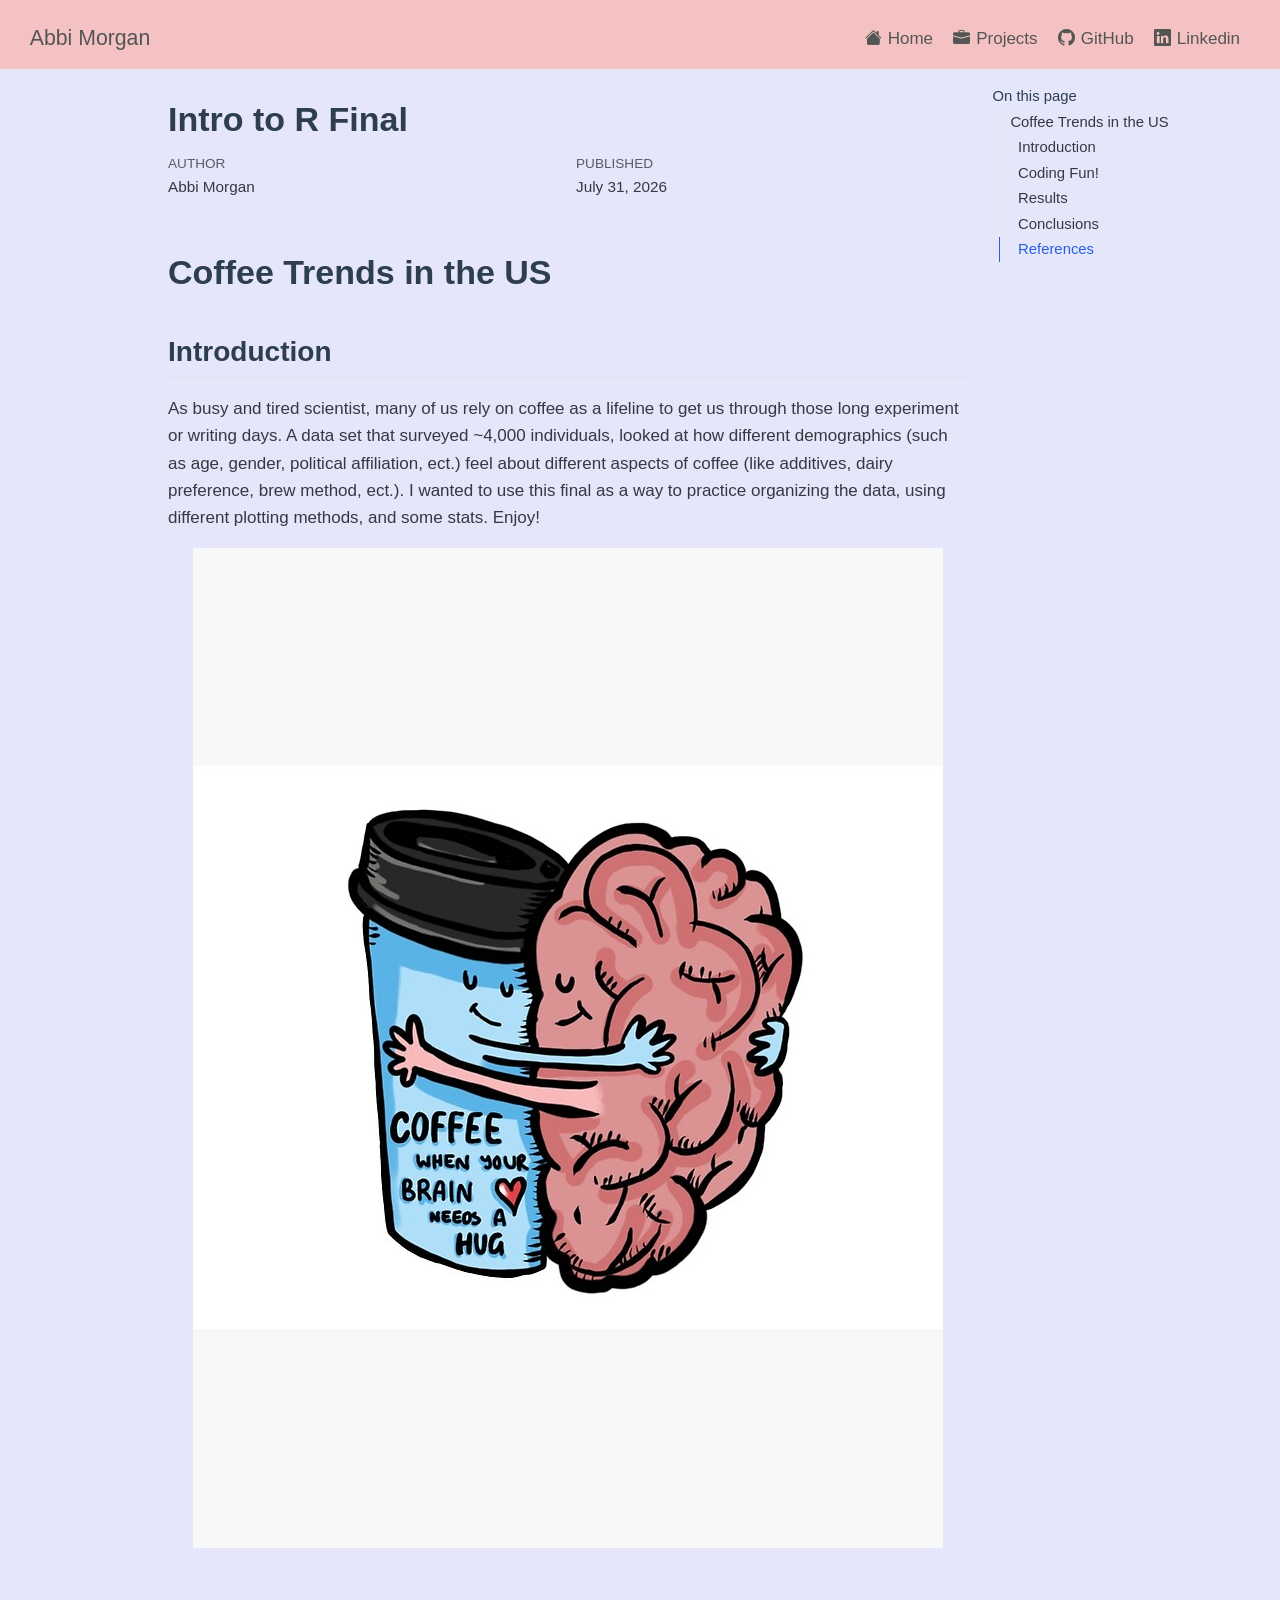
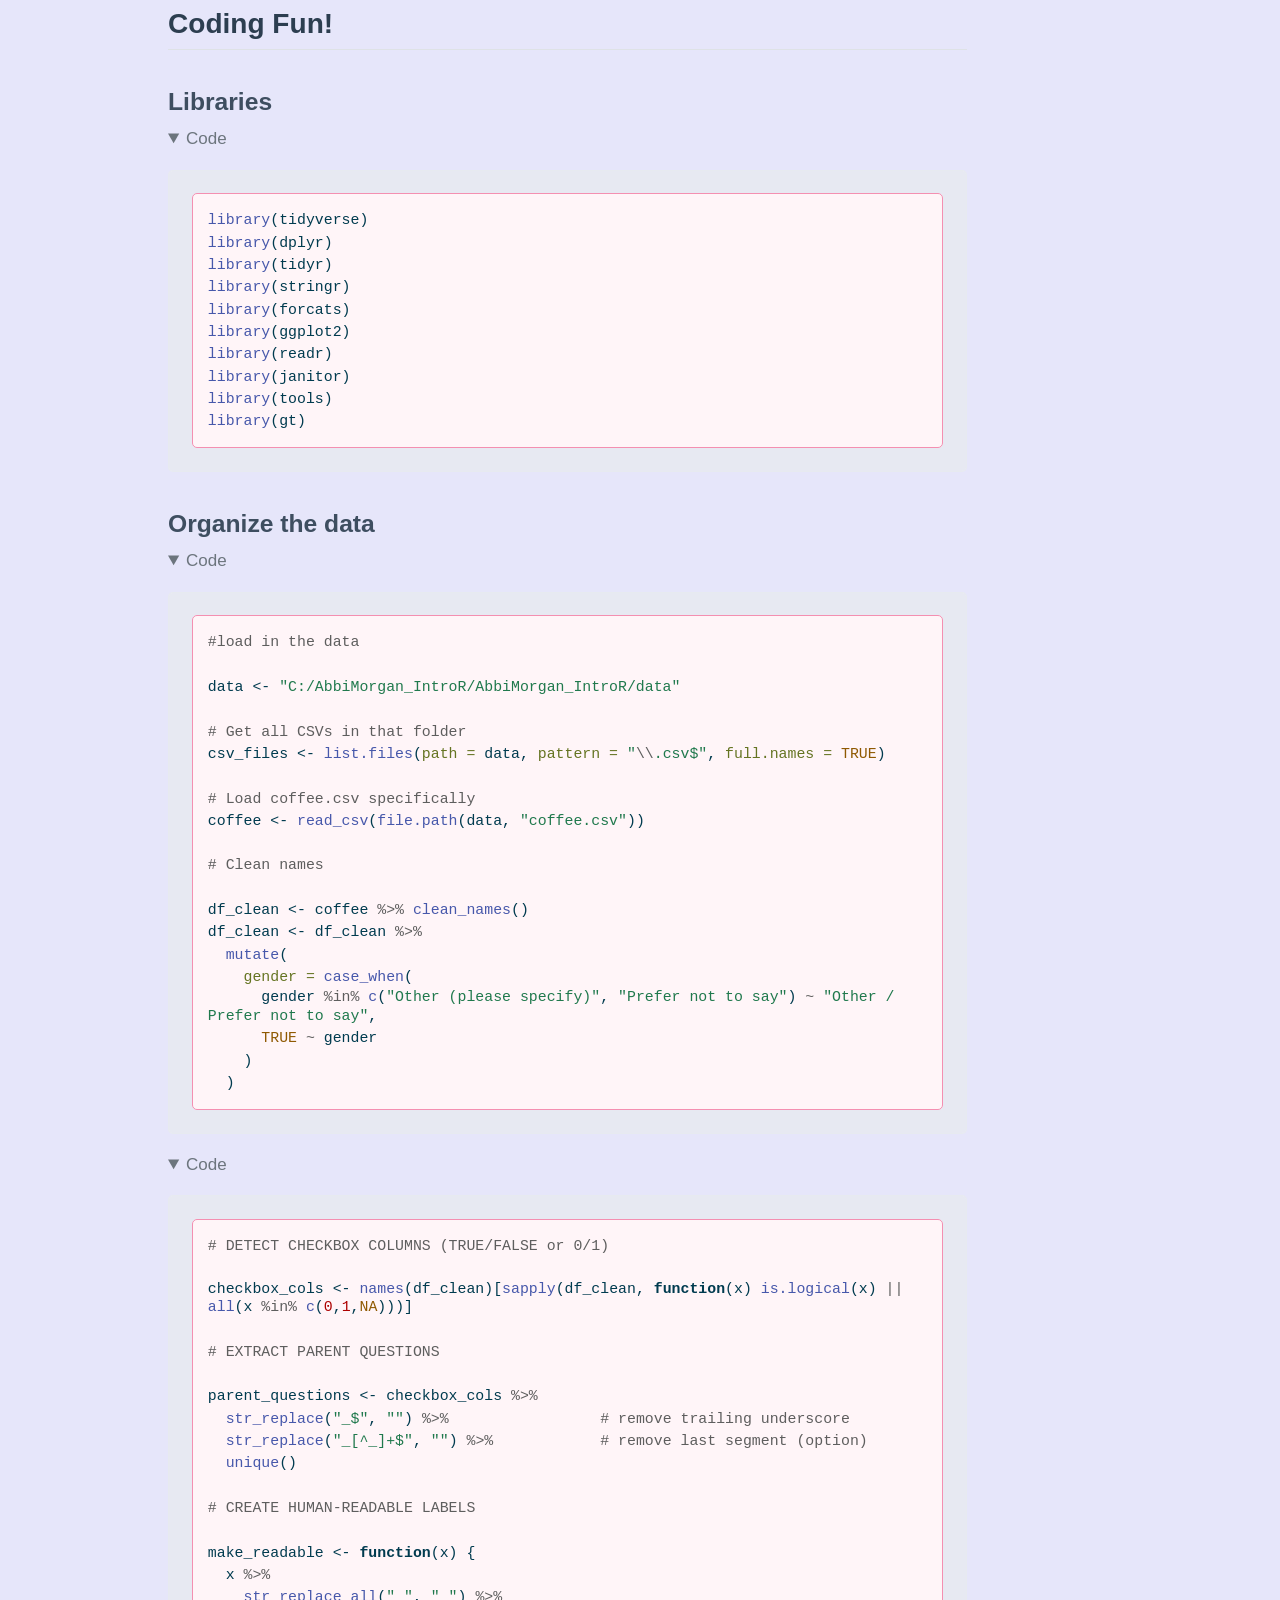
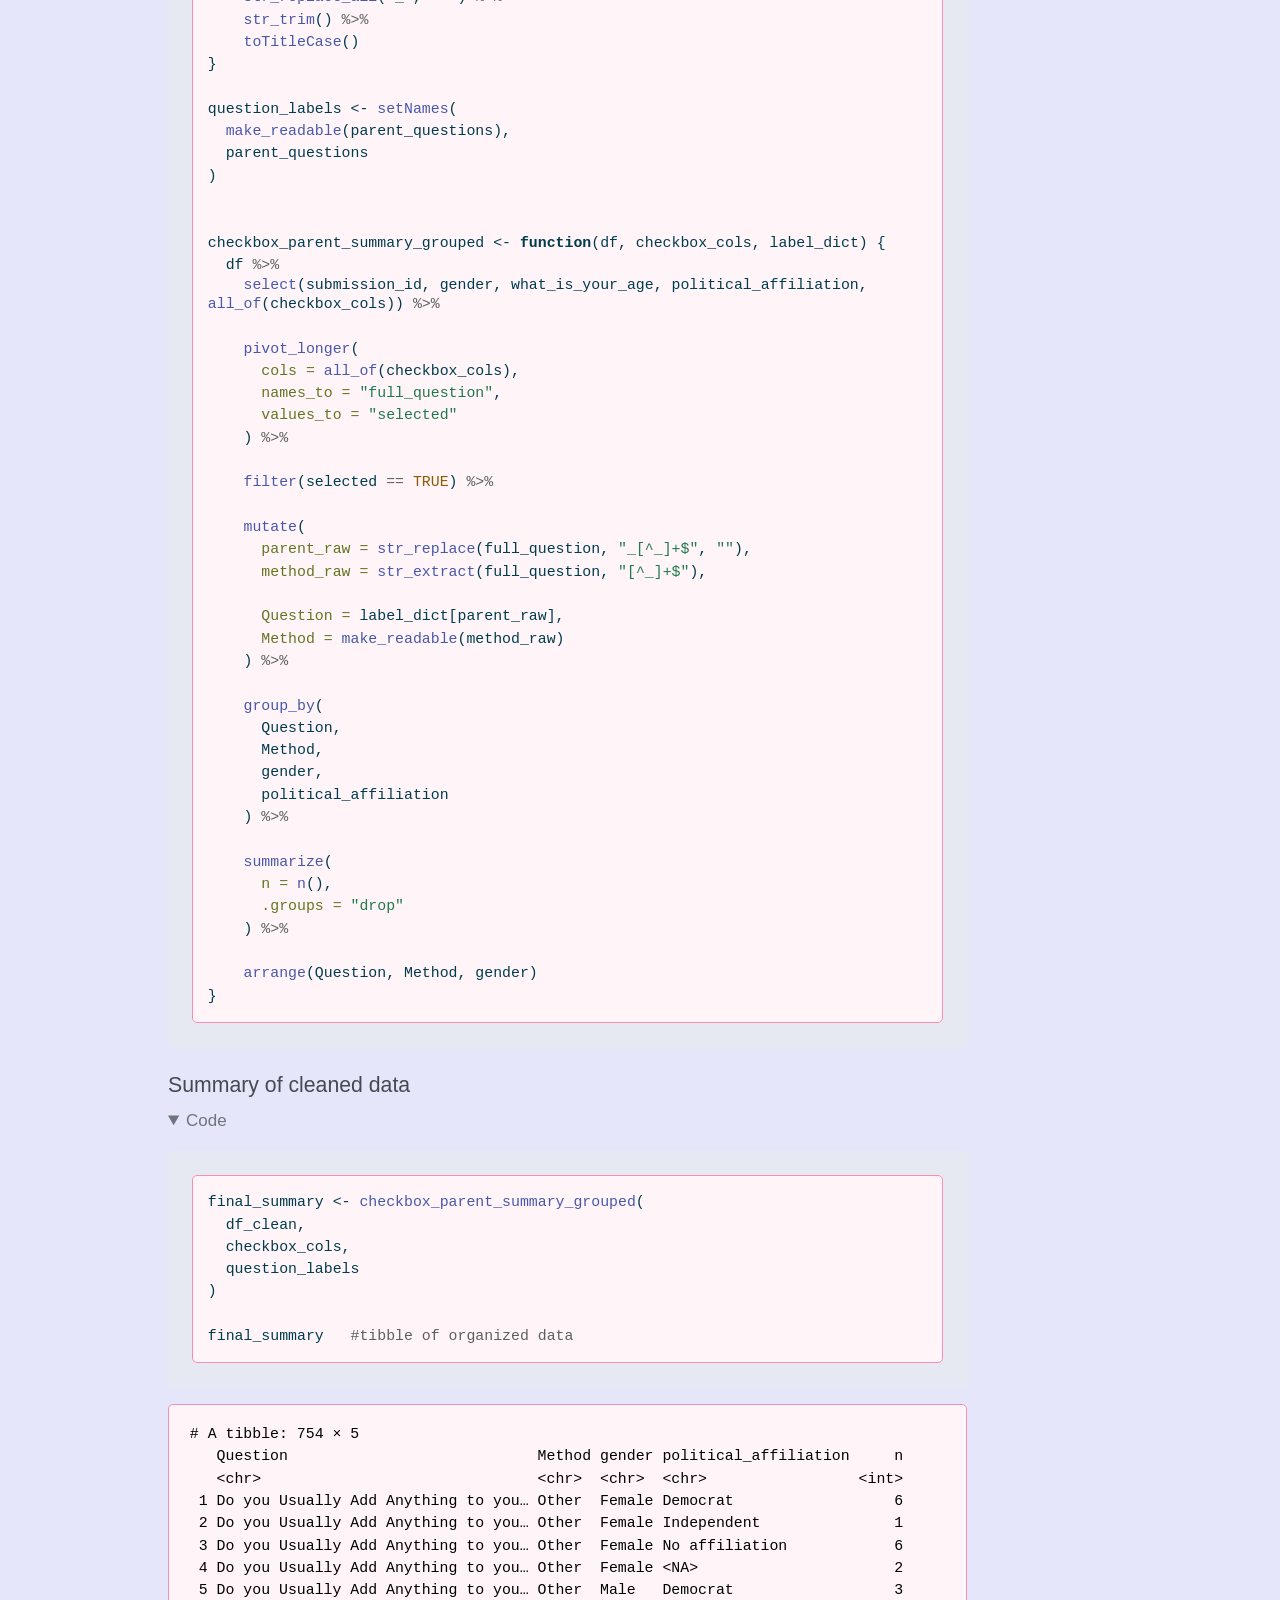
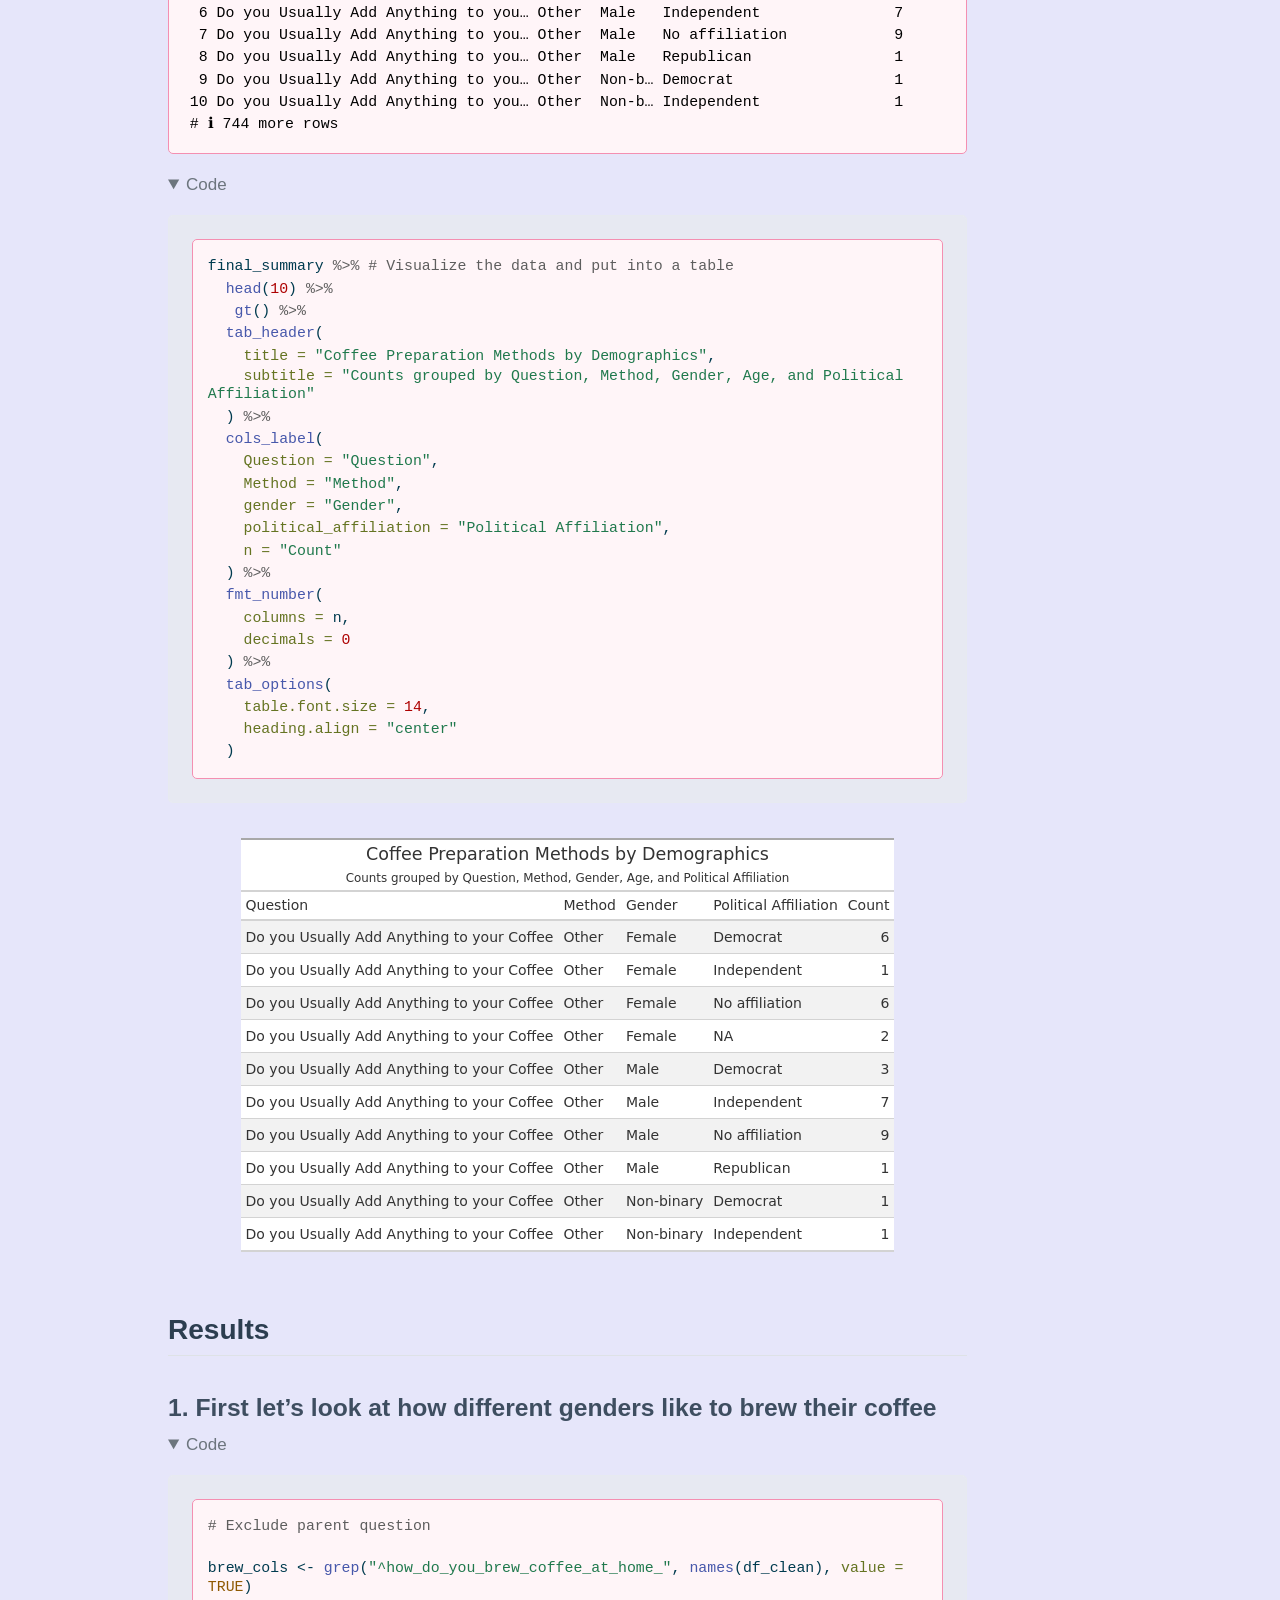
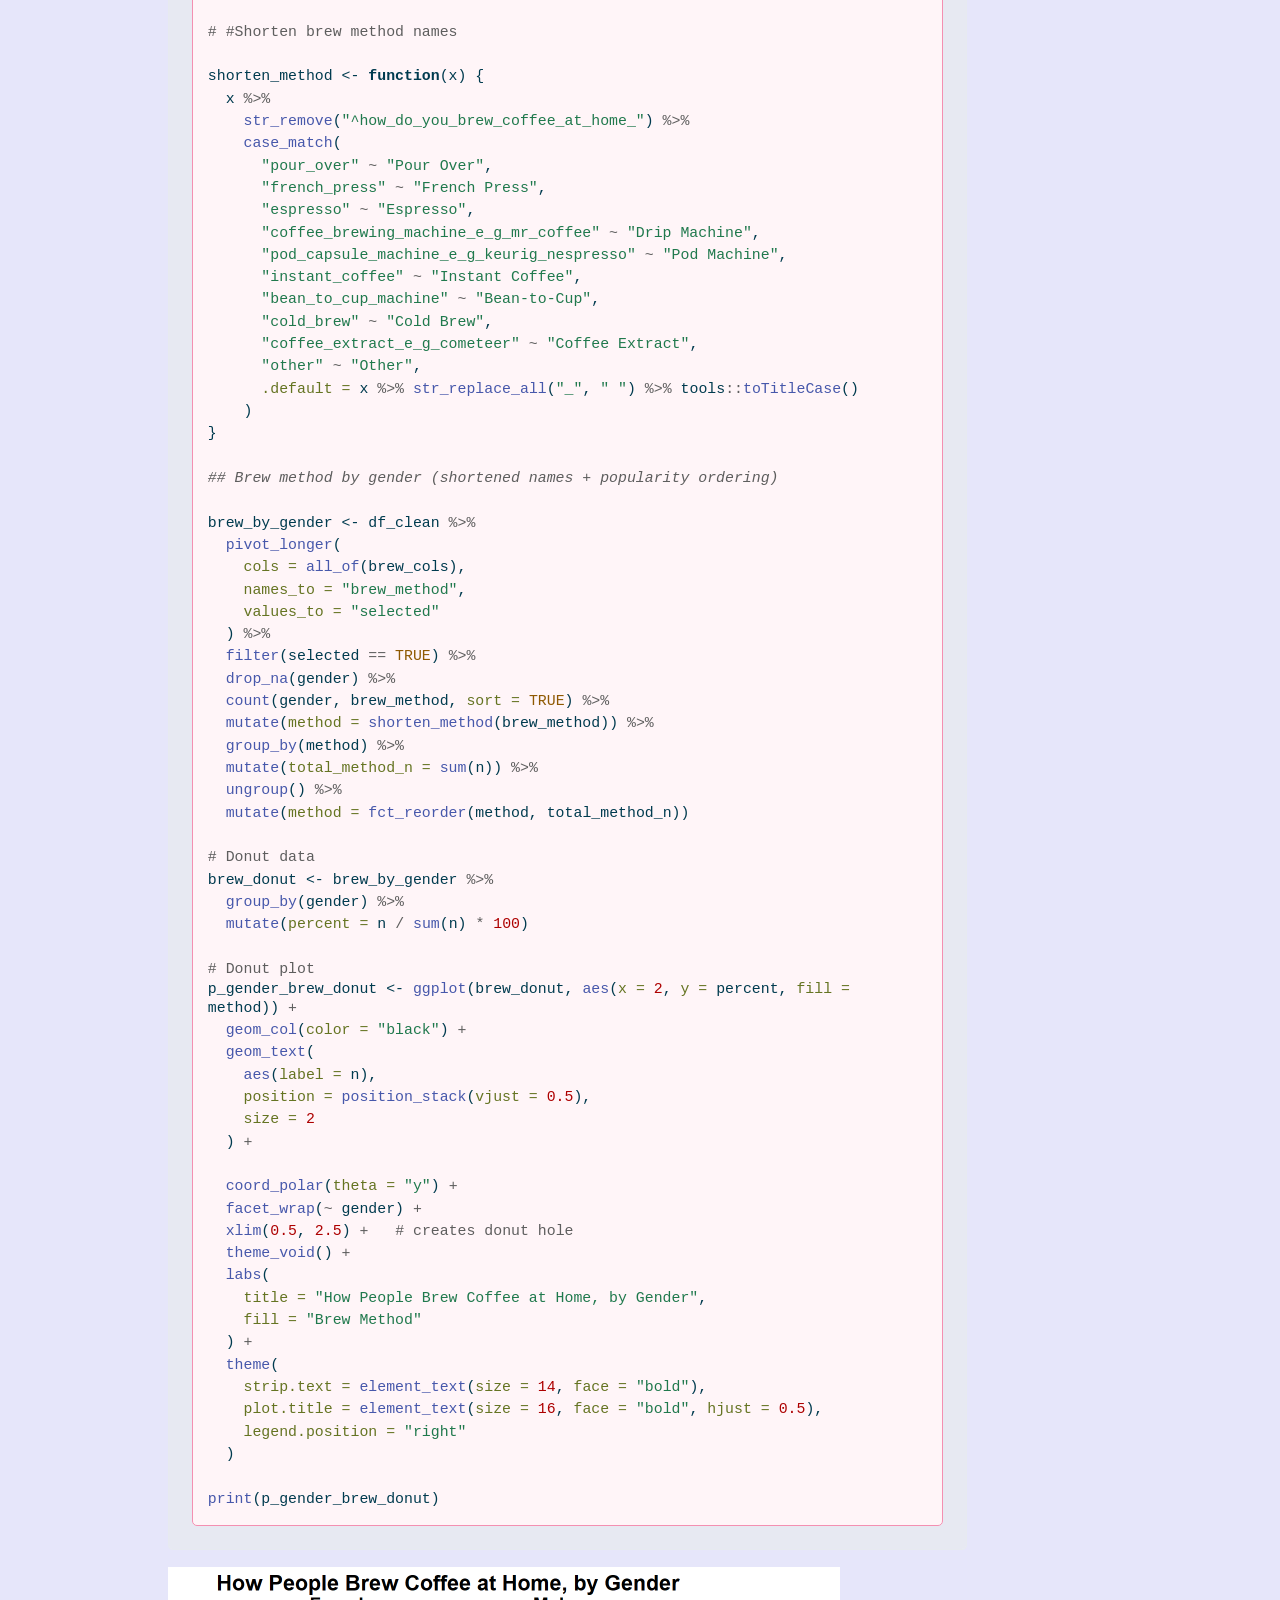
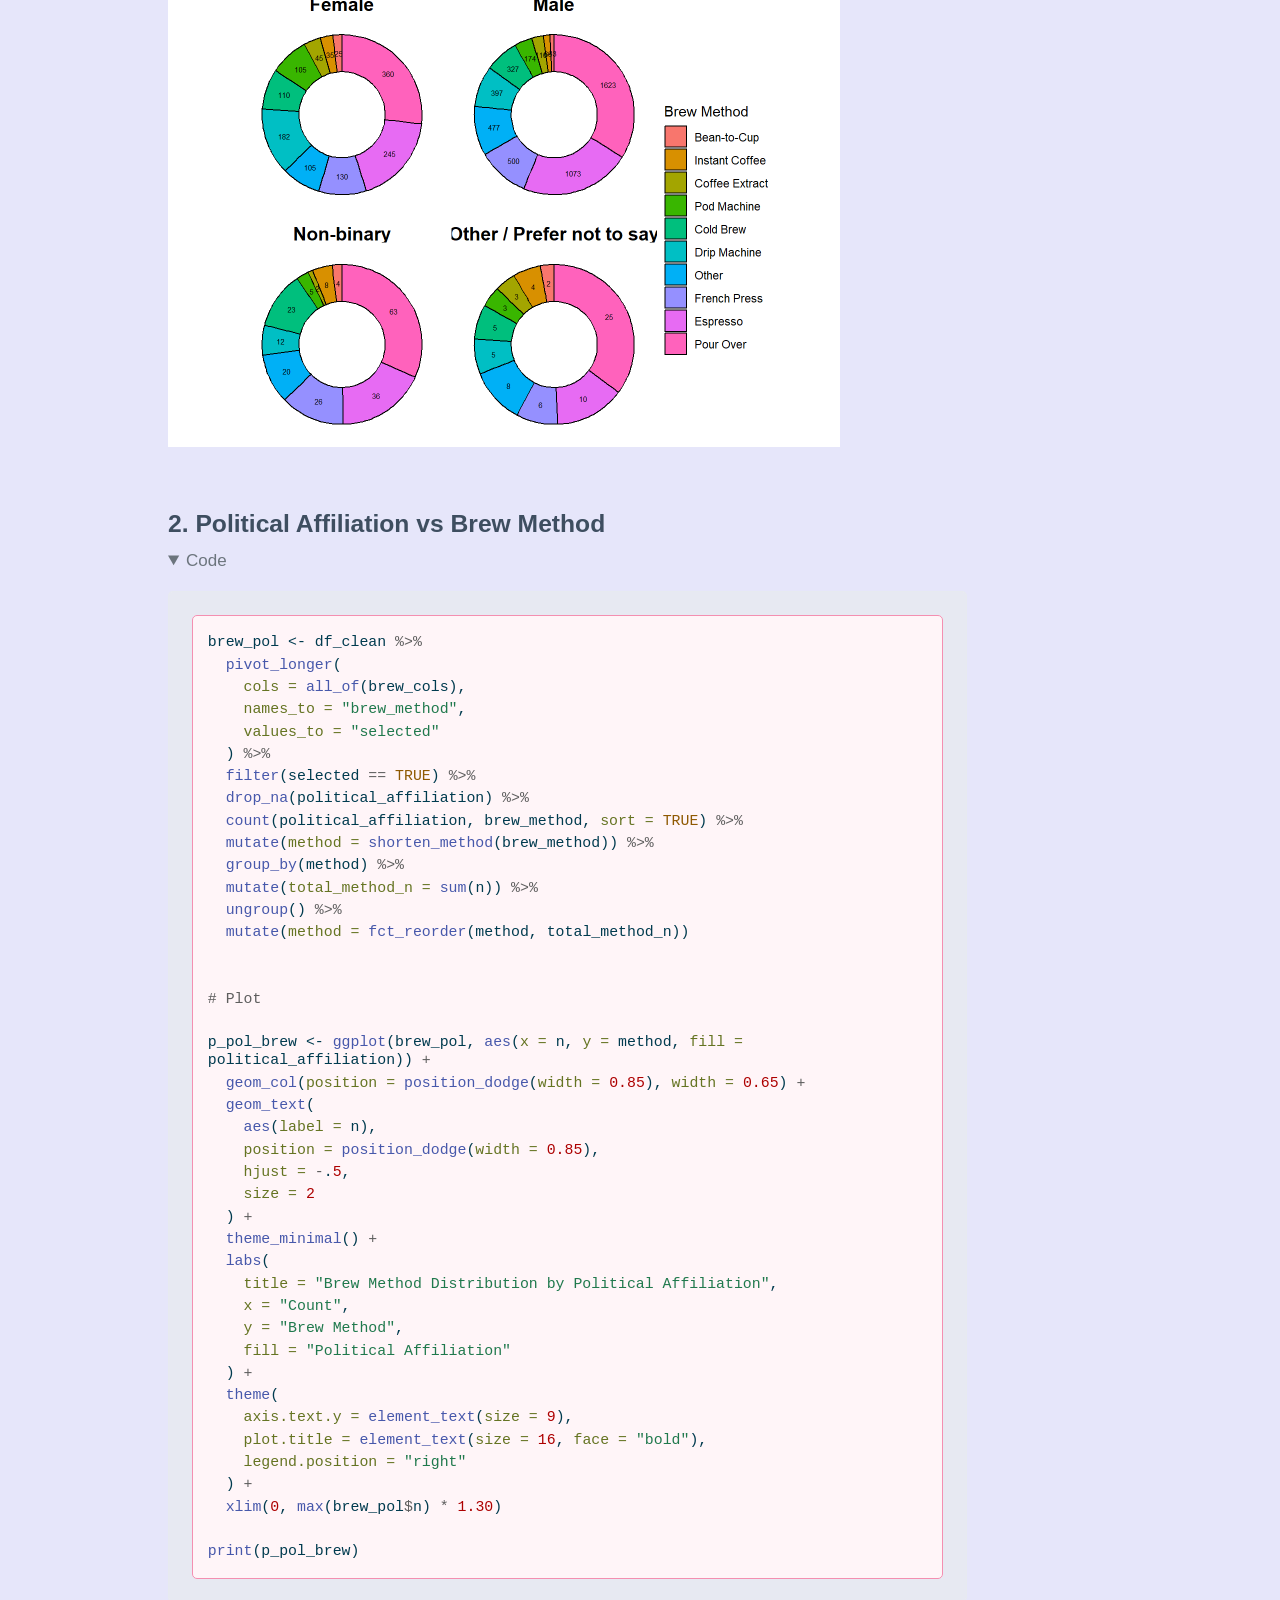
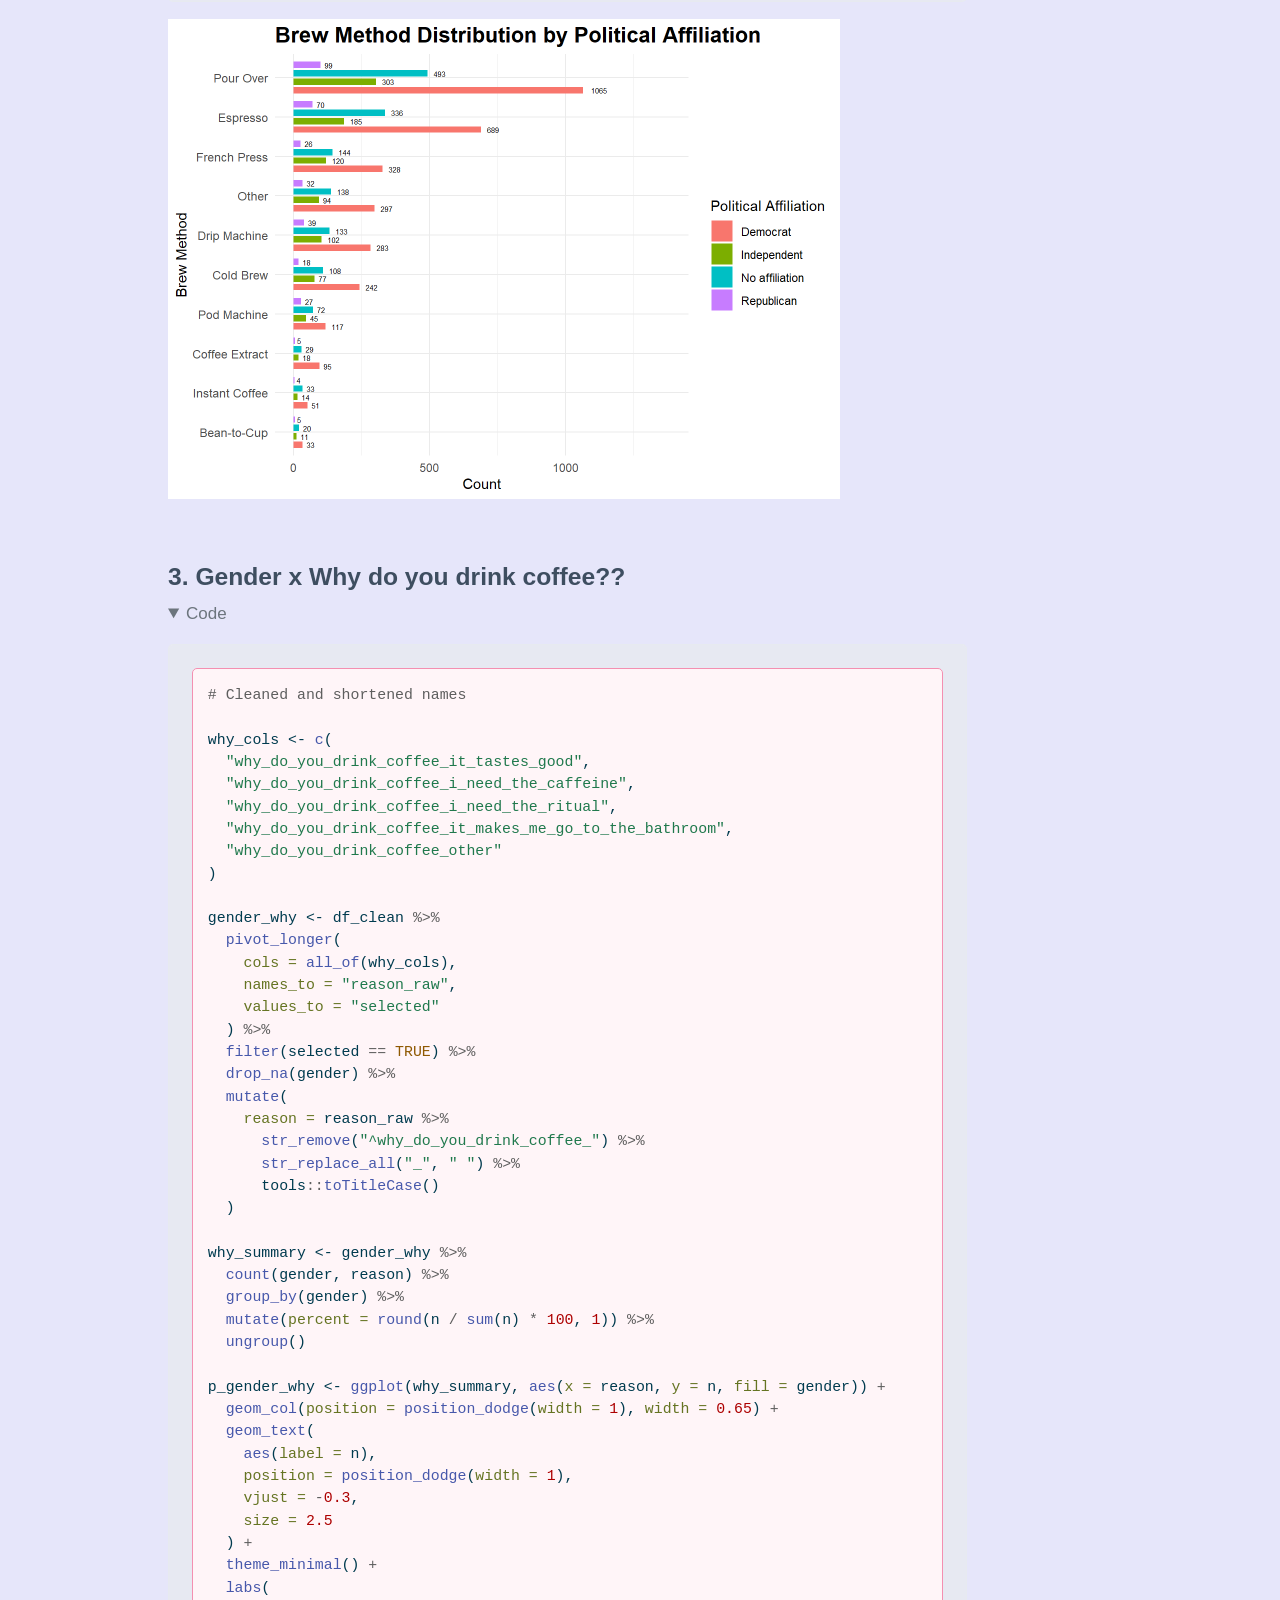
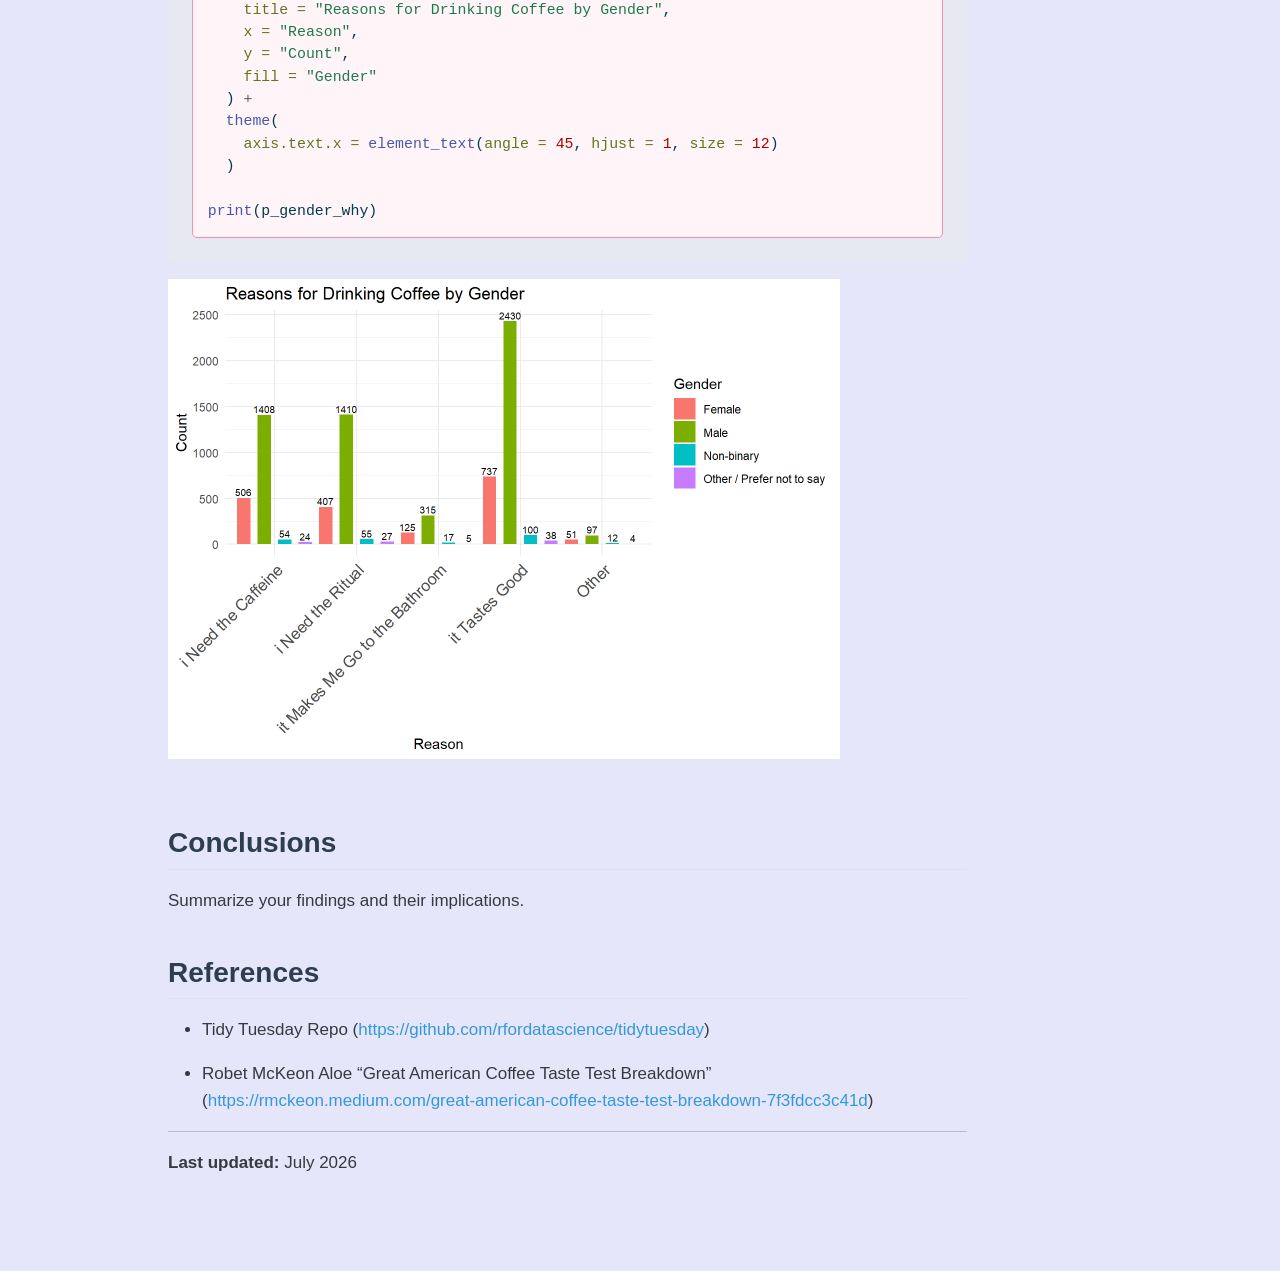
<file: docs/docs/final-report.html>
<!DOCTYPE html>
<html xmlns="http://www.w3.org/1999/xhtml" lang="en" xml:lang="en"><head>

<meta charset="utf-8">
<meta name="generator" content="quarto-1.9.38">

<meta name="viewport" content="width=device-width, initial-scale=1.0, user-scalable=yes">

<meta name="author" content="Abbi Morgan">
<meta name="dcterms.date" content="2026-07-31">

<title>Intro to R Final – Abbi Morgan</title>
<style>
/* Default styles provided by pandoc.
** See https://pandoc.org/MANUAL.html#variables-for-html for config info.
*/
code{white-space: pre-wrap;}
span.smallcaps{font-variant: small-caps;}
div.columns{display: flex; gap: min(4vw, 1.5em);}
div.column{flex: auto; overflow-x: auto;}
div.hanging-indent{margin-left: 1.5em; text-indent: -1.5em;}
ul.task-list{list-style: none;}
ul.task-list li input[type="checkbox"] {
  width: 0.8em;
  margin: 0 0.8em 0.2em -1em; /* quarto-specific, see https://github.com/quarto-dev/quarto-cli/issues/4556 */ 
  vertical-align: middle;
}
/* CSS for syntax highlighting */
html { -webkit-text-size-adjust: 100%; }
pre > code.sourceCode { white-space: pre; position: relative; }
pre > code.sourceCode > span { display: inline-block; line-height: 1.25; }
pre > code.sourceCode > span:empty { height: 1.2em; }
.sourceCode { overflow: visible; }
code.sourceCode > span { color: inherit; text-decoration: inherit; }
div.sourceCode { margin: 1em 0; }
pre.sourceCode { margin: 0; }
@media screen {
div.sourceCode { overflow: auto; }
}
@media print {
pre > code.sourceCode { white-space: pre-wrap; }
pre > code.sourceCode > span { text-indent: -5em; padding-left: 5em; }
}
pre.numberSource code
  { counter-reset: source-line 0; }
pre.numberSource code > span
  { position: relative; left: -4em; counter-increment: source-line; }
pre.numberSource code > span > a:first-child::before
  { content: counter(source-line);
    position: relative; left: -1em; text-align: right; vertical-align: baseline;
    border: none; display: inline-block;
    -webkit-touch-callout: none; -webkit-user-select: none;
    -khtml-user-select: none; -moz-user-select: none;
    -ms-user-select: none; user-select: none;
    padding: 0 4px; width: 4em;
  }
pre.numberSource { margin-left: 3em;  padding-left: 4px; }
div.sourceCode
  {   }
@media screen {
pre > code.sourceCode > span > a:first-child::before { text-decoration: underline; }
}
</style>


<script src="site_libs/quarto-nav/quarto-nav.js"></script>
<script src="site_libs/quarto-nav/headroom.min.js"></script>
<script src="site_libs/clipboard/clipboard.min.js"></script>
<script src="site_libs/quarto-search/autocomplete.umd.js"></script>
<script src="site_libs/quarto-search/fuse.min.js"></script>
<script src="site_libs/quarto-search/quarto-search.js"></script>
<meta name="quarto:offset" content="./">
<script src="site_libs/quarto-html/quarto.js" type="module"></script>
<script src="site_libs/quarto-html/tabsets/tabsets.js" type="module"></script>
<script src="site_libs/quarto-html/popper.min.js"></script>
<script src="site_libs/quarto-html/tippy.umd.min.js"></script>
<script src="site_libs/quarto-html/anchor.min.js"></script>
<link href="site_libs/quarto-html/tippy.css" rel="stylesheet">
<link href="site_libs/quarto-html/quarto-syntax-highlighting-15634bcf2e68342d4ad2dfa704d543f6.css" rel="stylesheet" id="quarto-text-highlighting-styles">
<script src="site_libs/bootstrap/bootstrap.min.js"></script>
<link href="site_libs/bootstrap/bootstrap-icons.css" rel="stylesheet">
<link href="site_libs/bootstrap/bootstrap-1de071e047e49cd083ceb1b25ae4a66d.min.css" rel="stylesheet" append-hash="true" id="quarto-bootstrap" data-mode="light">
<script id="quarto-search-options" type="application/json">{
  "location": "navbar",
  "copy-button": false,
  "collapse-after": 3,
  "panel-placement": "end",
  "type": "overlay",
  "limit": 50,
  "keyboard-shortcut": [
    "f",
    "/",
    "s"
  ],
  "show-item-context": false,
  "language": {
    "search-no-results-text": "No results",
    "search-matching-documents-text": "matching documents",
    "search-copy-link-title": "Copy link to search",
    "search-hide-matches-text": "Hide additional matches",
    "search-more-match-text": "more match in this document",
    "search-more-matches-text": "more matches in this document",
    "search-clear-button-title": "Clear",
    "search-text-placeholder": "",
    "search-detached-cancel-button-title": "Cancel",
    "search-submit-button-title": "Submit",
    "search-label": "Search"
  }
}</script>


<link rel="stylesheet" href="styles.css">
</head>

<body class="nav-fixed rclassproject quarto-light">

<div id="quarto-search-results"></div>
  <header id="quarto-header" class="headroom fixed-top">
    <nav class="navbar navbar-expand-lg " data-bs-theme="dark">
      <div class="navbar-container container-fluid">
      <div class="navbar-brand-container mx-auto">
    <a class="navbar-brand" href="./index.html">
    <span class="navbar-title">Abbi Morgan</span>
    </a>
  </div>
          <button class="navbar-toggler" type="button" data-bs-toggle="collapse" data-bs-target="#navbarCollapse" aria-controls="navbarCollapse" role="menu" aria-expanded="false" aria-label="Toggle navigation" onclick="if (window.quartoToggleHeadroom) { window.quartoToggleHeadroom(); }">
  <span class="navbar-toggler-icon"></span>
</button>
          <div class="collapse navbar-collapse" id="navbarCollapse">
            <ul class="navbar-nav navbar-nav-scroll ms-auto">
  <li class="nav-item">
    <a class="nav-link" href="./index.html"> <i class="bi bi-house-fill" role="img">
</i> 
<span class="menu-text">Home</span></a>
  </li>  
  <li class="nav-item">
    <a class="nav-link" href="./projects.html"> <i class="bi bi-briefcase-fill" role="img">
</i> 
<span class="menu-text">Projects</span></a>
  </li>  
  <li class="nav-item">
    <a class="nav-link" href="https://github.com"> <i class="bi bi-github" role="img">
</i> 
<span class="menu-text">GitHub</span></a>
  </li>  
  <li class="nav-item">
    <a class="nav-link" href="https://www.linkedin.com/in/abigail-morgan-2532a51bb/"> <i class="bi bi-linkedin" role="img">
</i> 
<span class="menu-text">Linkedin</span></a>
  </li>  
</ul>
          </div> <!-- /navcollapse -->
            <div class="quarto-navbar-tools">
</div>
      </div> <!-- /container-fluid -->
    </nav>
</header>
<!-- content -->
<div id="quarto-content" class="quarto-container page-columns page-rows-contents page-layout-article page-navbar">
<!-- sidebar -->
<!-- margin-sidebar -->
    <div id="quarto-margin-sidebar" class="sidebar margin-sidebar">
        <nav id="TOC" role="doc-toc" class="toc-active">
    <h2 id="toc-title">On this page</h2>
   
  <ul>
  <li><a href="#coffee-trends-in-the-us" id="toc-coffee-trends-in-the-us" class="nav-link active" data-scroll-target="#coffee-trends-in-the-us">Coffee Trends in the US</a>
  <ul class="collapse">
  <li><a href="#introduction" id="toc-introduction" class="nav-link" data-scroll-target="#introduction">Introduction</a></li>
  <li><a href="#coding-fun" id="toc-coding-fun" class="nav-link" data-scroll-target="#coding-fun">Coding Fun!</a>
  <ul class="collapse">
  <li><a href="#libraries" id="toc-libraries" class="nav-link" data-scroll-target="#libraries">Libraries</a></li>
  <li><a href="#organize-the-data" id="toc-organize-the-data" class="nav-link" data-scroll-target="#organize-the-data">Organize the data</a></li>
  </ul></li>
  <li><a href="#results" id="toc-results" class="nav-link" data-scroll-target="#results">Results</a>
  <ul class="collapse">
  <li><a href="#first-lets-look-at-how-different-genders-like-to-brew-their-coffee" id="toc-first-lets-look-at-how-different-genders-like-to-brew-their-coffee" class="nav-link" data-scroll-target="#first-lets-look-at-how-different-genders-like-to-brew-their-coffee">1. First let’s look at how different genders like to brew their coffee</a></li>
  <li><a href="#political-affiliation-vs-brew-method" id="toc-political-affiliation-vs-brew-method" class="nav-link" data-scroll-target="#political-affiliation-vs-brew-method">2. Political Affiliation vs Brew Method</a></li>
  <li><a href="#gender-x-why-do-you-drink-coffee" id="toc-gender-x-why-do-you-drink-coffee" class="nav-link" data-scroll-target="#gender-x-why-do-you-drink-coffee">3. Gender x Why do you drink coffee??</a></li>
  </ul></li>
  <li><a href="#conclusions" id="toc-conclusions" class="nav-link" data-scroll-target="#conclusions">Conclusions</a></li>
  <li><a href="#references" id="toc-references" class="nav-link" data-scroll-target="#references">References</a></li>
  </ul></li>
  </ul>
</nav>
    </div>
<!-- main -->
<main class="content" id="quarto-document-content">

<header id="title-block-header" class="quarto-title-block default">
<div class="quarto-title">
<h1 class="title">Intro to R Final</h1>
</div>



<div class="quarto-title-meta">

    <div>
    <div class="quarto-title-meta-heading">Author</div>
    <div class="quarto-title-meta-contents">
             <p>Abbi Morgan </p>
          </div>
  </div>
    
    <div>
    <div class="quarto-title-meta-heading">Published</div>
    <div class="quarto-title-meta-contents">
      <p class="date">July 31, 2026</p>
    </div>
  </div>
  
    
  </div>
  


</header>


<section id="coffee-trends-in-the-us" class="level1">
<h1>Coffee Trends in the US</h1>
<section id="introduction" class="level2">
<h2 class="anchored" data-anchor-id="introduction">Introduction</h2>
<p>As busy and tired scientist, many of us rely on coffee as a lifeline to get us through those long experiment or writing days. A data set that surveyed ~4,000 individuals, looked at how different demographics (such as age, gender, political affiliation, ect.) feel about different aspects of coffee (like additives, dairy preference, brew method, ect.). I wanted to use this final as a way to practice organizing the data, using different plotting methods, and some stats. Enjoy!</p>
<div class="quarto-figure quarto-figure-center">
<figure class="figure">
<p><img src=".\Coffe_brain.jpg" class="img-fluid quarto-figure quarto-figure-center figure-img"></p>
</figure>
</div>
</section>
<section id="coding-fun" class="level2">
<h2 class="anchored" data-anchor-id="coding-fun">Coding Fun!</h2>
<section id="libraries" class="level3">
<h3 class="anchored" data-anchor-id="libraries">Libraries</h3>
<div class="cell">
<details open="" class="code-fold">
<summary>Code</summary>
<div class="code-copy-outer-scaffold"><div class="sourceCode cell-code" id="cb1"><pre class="sourceCode r code-with-copy"><code class="sourceCode r"><span id="cb1-1"><a href="#cb1-1" aria-hidden="true" tabindex="-1"></a><span class="fu">library</span>(tidyverse)</span>
<span id="cb1-2"><a href="#cb1-2" aria-hidden="true" tabindex="-1"></a><span class="fu">library</span>(dplyr)</span>
<span id="cb1-3"><a href="#cb1-3" aria-hidden="true" tabindex="-1"></a><span class="fu">library</span>(tidyr)</span>
<span id="cb1-4"><a href="#cb1-4" aria-hidden="true" tabindex="-1"></a><span class="fu">library</span>(stringr)</span>
<span id="cb1-5"><a href="#cb1-5" aria-hidden="true" tabindex="-1"></a><span class="fu">library</span>(forcats)</span>
<span id="cb1-6"><a href="#cb1-6" aria-hidden="true" tabindex="-1"></a><span class="fu">library</span>(ggplot2)</span>
<span id="cb1-7"><a href="#cb1-7" aria-hidden="true" tabindex="-1"></a><span class="fu">library</span>(readr)</span>
<span id="cb1-8"><a href="#cb1-8" aria-hidden="true" tabindex="-1"></a><span class="fu">library</span>(janitor)</span>
<span id="cb1-9"><a href="#cb1-9" aria-hidden="true" tabindex="-1"></a><span class="fu">library</span>(tools)</span>
<span id="cb1-10"><a href="#cb1-10" aria-hidden="true" tabindex="-1"></a><span class="fu">library</span>(gt)</span></code></pre></div><button title="Copy to Clipboard" class="code-copy-button"><i class="bi"></i></button></div>
</details>
</div>
</section>
<section id="organize-the-data" class="level3">
<h3 class="anchored" data-anchor-id="organize-the-data">Organize the data</h3>
<div class="cell">
<details open="" class="code-fold">
<summary>Code</summary>
<div class="code-copy-outer-scaffold"><div class="sourceCode cell-code" id="cb2"><pre class="sourceCode r code-with-copy"><code class="sourceCode r"><span id="cb2-1"><a href="#cb2-1" aria-hidden="true" tabindex="-1"></a><span class="co">#load in the data</span></span>
<span id="cb2-2"><a href="#cb2-2" aria-hidden="true" tabindex="-1"></a></span>
<span id="cb2-3"><a href="#cb2-3" aria-hidden="true" tabindex="-1"></a>data <span class="ot">&lt;-</span> <span class="st">"C:/AbbiMorgan_IntroR/AbbiMorgan_IntroR/data"</span></span>
<span id="cb2-4"><a href="#cb2-4" aria-hidden="true" tabindex="-1"></a></span>
<span id="cb2-5"><a href="#cb2-5" aria-hidden="true" tabindex="-1"></a><span class="co"># Get all CSVs in that folder</span></span>
<span id="cb2-6"><a href="#cb2-6" aria-hidden="true" tabindex="-1"></a>csv_files <span class="ot">&lt;-</span> <span class="fu">list.files</span>(<span class="at">path =</span> data, <span class="at">pattern =</span> <span class="st">"</span><span class="sc">\\</span><span class="st">.csv$"</span>, <span class="at">full.names =</span> <span class="cn">TRUE</span>)</span>
<span id="cb2-7"><a href="#cb2-7" aria-hidden="true" tabindex="-1"></a></span>
<span id="cb2-8"><a href="#cb2-8" aria-hidden="true" tabindex="-1"></a><span class="co"># Load coffee.csv specifically</span></span>
<span id="cb2-9"><a href="#cb2-9" aria-hidden="true" tabindex="-1"></a>coffee <span class="ot">&lt;-</span> <span class="fu">read_csv</span>(<span class="fu">file.path</span>(data, <span class="st">"coffee.csv"</span>))</span>
<span id="cb2-10"><a href="#cb2-10" aria-hidden="true" tabindex="-1"></a></span>
<span id="cb2-11"><a href="#cb2-11" aria-hidden="true" tabindex="-1"></a><span class="co"># Clean names</span></span>
<span id="cb2-12"><a href="#cb2-12" aria-hidden="true" tabindex="-1"></a></span>
<span id="cb2-13"><a href="#cb2-13" aria-hidden="true" tabindex="-1"></a>df_clean <span class="ot">&lt;-</span> coffee <span class="sc">%&gt;%</span> <span class="fu">clean_names</span>()</span>
<span id="cb2-14"><a href="#cb2-14" aria-hidden="true" tabindex="-1"></a>df_clean <span class="ot">&lt;-</span> df_clean <span class="sc">%&gt;%</span></span>
<span id="cb2-15"><a href="#cb2-15" aria-hidden="true" tabindex="-1"></a>  <span class="fu">mutate</span>(</span>
<span id="cb2-16"><a href="#cb2-16" aria-hidden="true" tabindex="-1"></a>    <span class="at">gender =</span> <span class="fu">case_when</span>(</span>
<span id="cb2-17"><a href="#cb2-17" aria-hidden="true" tabindex="-1"></a>      gender <span class="sc">%in%</span> <span class="fu">c</span>(<span class="st">"Other (please specify)"</span>, <span class="st">"Prefer not to say"</span>) <span class="sc">~</span> <span class="st">"Other / Prefer not to say"</span>,</span>
<span id="cb2-18"><a href="#cb2-18" aria-hidden="true" tabindex="-1"></a>      <span class="cn">TRUE</span> <span class="sc">~</span> gender</span>
<span id="cb2-19"><a href="#cb2-19" aria-hidden="true" tabindex="-1"></a>    )</span>
<span id="cb2-20"><a href="#cb2-20" aria-hidden="true" tabindex="-1"></a>  )</span></code></pre></div><button title="Copy to Clipboard" class="code-copy-button"><i class="bi"></i></button></div>
</details>
</div>
<div class="cell">
<details open="" class="code-fold">
<summary>Code</summary>
<div class="code-copy-outer-scaffold"><div class="sourceCode cell-code" id="cb3"><pre class="sourceCode r code-with-copy"><code class="sourceCode r"><span id="cb3-1"><a href="#cb3-1" aria-hidden="true" tabindex="-1"></a><span class="co"># DETECT CHECKBOX COLUMNS (TRUE/FALSE or 0/1)</span></span>
<span id="cb3-2"><a href="#cb3-2" aria-hidden="true" tabindex="-1"></a></span>
<span id="cb3-3"><a href="#cb3-3" aria-hidden="true" tabindex="-1"></a>checkbox_cols <span class="ot">&lt;-</span> <span class="fu">names</span>(df_clean)[<span class="fu">sapply</span>(df_clean, <span class="cf">function</span>(x) <span class="fu">is.logical</span>(x) <span class="sc">||</span> <span class="fu">all</span>(x <span class="sc">%in%</span> <span class="fu">c</span>(<span class="dv">0</span>,<span class="dv">1</span>,<span class="cn">NA</span>)))]</span>
<span id="cb3-4"><a href="#cb3-4" aria-hidden="true" tabindex="-1"></a></span>
<span id="cb3-5"><a href="#cb3-5" aria-hidden="true" tabindex="-1"></a><span class="co"># EXTRACT PARENT QUESTIONS</span></span>
<span id="cb3-6"><a href="#cb3-6" aria-hidden="true" tabindex="-1"></a></span>
<span id="cb3-7"><a href="#cb3-7" aria-hidden="true" tabindex="-1"></a>parent_questions <span class="ot">&lt;-</span> checkbox_cols <span class="sc">%&gt;%</span></span>
<span id="cb3-8"><a href="#cb3-8" aria-hidden="true" tabindex="-1"></a>  <span class="fu">str_replace</span>(<span class="st">"_$"</span>, <span class="st">""</span>) <span class="sc">%&gt;%</span>                 <span class="co"># remove trailing underscore</span></span>
<span id="cb3-9"><a href="#cb3-9" aria-hidden="true" tabindex="-1"></a>  <span class="fu">str_replace</span>(<span class="st">"_[^_]+$"</span>, <span class="st">""</span>) <span class="sc">%&gt;%</span>            <span class="co"># remove last segment (option)</span></span>
<span id="cb3-10"><a href="#cb3-10" aria-hidden="true" tabindex="-1"></a>  <span class="fu">unique</span>()</span>
<span id="cb3-11"><a href="#cb3-11" aria-hidden="true" tabindex="-1"></a></span>
<span id="cb3-12"><a href="#cb3-12" aria-hidden="true" tabindex="-1"></a><span class="co"># CREATE HUMAN-READABLE LABELS</span></span>
<span id="cb3-13"><a href="#cb3-13" aria-hidden="true" tabindex="-1"></a></span>
<span id="cb3-14"><a href="#cb3-14" aria-hidden="true" tabindex="-1"></a>make_readable <span class="ot">&lt;-</span> <span class="cf">function</span>(x) {</span>
<span id="cb3-15"><a href="#cb3-15" aria-hidden="true" tabindex="-1"></a>  x <span class="sc">%&gt;%</span></span>
<span id="cb3-16"><a href="#cb3-16" aria-hidden="true" tabindex="-1"></a>    <span class="fu">str_replace_all</span>(<span class="st">"_"</span>, <span class="st">" "</span>) <span class="sc">%&gt;%</span></span>
<span id="cb3-17"><a href="#cb3-17" aria-hidden="true" tabindex="-1"></a>    <span class="fu">str_trim</span>() <span class="sc">%&gt;%</span></span>
<span id="cb3-18"><a href="#cb3-18" aria-hidden="true" tabindex="-1"></a>    <span class="fu">toTitleCase</span>()</span>
<span id="cb3-19"><a href="#cb3-19" aria-hidden="true" tabindex="-1"></a>}</span>
<span id="cb3-20"><a href="#cb3-20" aria-hidden="true" tabindex="-1"></a></span>
<span id="cb3-21"><a href="#cb3-21" aria-hidden="true" tabindex="-1"></a>question_labels <span class="ot">&lt;-</span> <span class="fu">setNames</span>(</span>
<span id="cb3-22"><a href="#cb3-22" aria-hidden="true" tabindex="-1"></a>  <span class="fu">make_readable</span>(parent_questions),</span>
<span id="cb3-23"><a href="#cb3-23" aria-hidden="true" tabindex="-1"></a>  parent_questions</span>
<span id="cb3-24"><a href="#cb3-24" aria-hidden="true" tabindex="-1"></a>)</span>
<span id="cb3-25"><a href="#cb3-25" aria-hidden="true" tabindex="-1"></a></span>
<span id="cb3-26"><a href="#cb3-26" aria-hidden="true" tabindex="-1"></a></span>
<span id="cb3-27"><a href="#cb3-27" aria-hidden="true" tabindex="-1"></a>checkbox_parent_summary_grouped <span class="ot">&lt;-</span> <span class="cf">function</span>(df, checkbox_cols, label_dict) {</span>
<span id="cb3-28"><a href="#cb3-28" aria-hidden="true" tabindex="-1"></a>  df <span class="sc">%&gt;%</span></span>
<span id="cb3-29"><a href="#cb3-29" aria-hidden="true" tabindex="-1"></a>    <span class="fu">select</span>(submission_id, gender, what_is_your_age, political_affiliation, <span class="fu">all_of</span>(checkbox_cols)) <span class="sc">%&gt;%</span></span>
<span id="cb3-30"><a href="#cb3-30" aria-hidden="true" tabindex="-1"></a>    </span>
<span id="cb3-31"><a href="#cb3-31" aria-hidden="true" tabindex="-1"></a>    <span class="fu">pivot_longer</span>(</span>
<span id="cb3-32"><a href="#cb3-32" aria-hidden="true" tabindex="-1"></a>      <span class="at">cols =</span> <span class="fu">all_of</span>(checkbox_cols),</span>
<span id="cb3-33"><a href="#cb3-33" aria-hidden="true" tabindex="-1"></a>      <span class="at">names_to =</span> <span class="st">"full_question"</span>,</span>
<span id="cb3-34"><a href="#cb3-34" aria-hidden="true" tabindex="-1"></a>      <span class="at">values_to =</span> <span class="st">"selected"</span></span>
<span id="cb3-35"><a href="#cb3-35" aria-hidden="true" tabindex="-1"></a>    ) <span class="sc">%&gt;%</span></span>
<span id="cb3-36"><a href="#cb3-36" aria-hidden="true" tabindex="-1"></a>    </span>
<span id="cb3-37"><a href="#cb3-37" aria-hidden="true" tabindex="-1"></a>    <span class="fu">filter</span>(selected <span class="sc">==</span> <span class="cn">TRUE</span>) <span class="sc">%&gt;%</span></span>
<span id="cb3-38"><a href="#cb3-38" aria-hidden="true" tabindex="-1"></a>    </span>
<span id="cb3-39"><a href="#cb3-39" aria-hidden="true" tabindex="-1"></a>    <span class="fu">mutate</span>(</span>
<span id="cb3-40"><a href="#cb3-40" aria-hidden="true" tabindex="-1"></a>      <span class="at">parent_raw =</span> <span class="fu">str_replace</span>(full_question, <span class="st">"_[^_]+$"</span>, <span class="st">""</span>),</span>
<span id="cb3-41"><a href="#cb3-41" aria-hidden="true" tabindex="-1"></a>      <span class="at">method_raw =</span> <span class="fu">str_extract</span>(full_question, <span class="st">"[^_]+$"</span>),</span>
<span id="cb3-42"><a href="#cb3-42" aria-hidden="true" tabindex="-1"></a>      </span>
<span id="cb3-43"><a href="#cb3-43" aria-hidden="true" tabindex="-1"></a>      <span class="at">Question =</span> label_dict[parent_raw],</span>
<span id="cb3-44"><a href="#cb3-44" aria-hidden="true" tabindex="-1"></a>      <span class="at">Method =</span> <span class="fu">make_readable</span>(method_raw)</span>
<span id="cb3-45"><a href="#cb3-45" aria-hidden="true" tabindex="-1"></a>    ) <span class="sc">%&gt;%</span></span>
<span id="cb3-46"><a href="#cb3-46" aria-hidden="true" tabindex="-1"></a>    </span>
<span id="cb3-47"><a href="#cb3-47" aria-hidden="true" tabindex="-1"></a>    <span class="fu">group_by</span>(</span>
<span id="cb3-48"><a href="#cb3-48" aria-hidden="true" tabindex="-1"></a>      Question,</span>
<span id="cb3-49"><a href="#cb3-49" aria-hidden="true" tabindex="-1"></a>      Method,</span>
<span id="cb3-50"><a href="#cb3-50" aria-hidden="true" tabindex="-1"></a>      gender,</span>
<span id="cb3-51"><a href="#cb3-51" aria-hidden="true" tabindex="-1"></a>      political_affiliation</span>
<span id="cb3-52"><a href="#cb3-52" aria-hidden="true" tabindex="-1"></a>    ) <span class="sc">%&gt;%</span></span>
<span id="cb3-53"><a href="#cb3-53" aria-hidden="true" tabindex="-1"></a>    </span>
<span id="cb3-54"><a href="#cb3-54" aria-hidden="true" tabindex="-1"></a>    <span class="fu">summarize</span>(</span>
<span id="cb3-55"><a href="#cb3-55" aria-hidden="true" tabindex="-1"></a>      <span class="at">n =</span> <span class="fu">n</span>(),</span>
<span id="cb3-56"><a href="#cb3-56" aria-hidden="true" tabindex="-1"></a>      <span class="at">.groups =</span> <span class="st">"drop"</span></span>
<span id="cb3-57"><a href="#cb3-57" aria-hidden="true" tabindex="-1"></a>    ) <span class="sc">%&gt;%</span></span>
<span id="cb3-58"><a href="#cb3-58" aria-hidden="true" tabindex="-1"></a>    </span>
<span id="cb3-59"><a href="#cb3-59" aria-hidden="true" tabindex="-1"></a>    <span class="fu">arrange</span>(Question, Method, gender)</span>
<span id="cb3-60"><a href="#cb3-60" aria-hidden="true" tabindex="-1"></a>}</span></code></pre></div><button title="Copy to Clipboard" class="code-copy-button"><i class="bi"></i></button></div>
</details>
</div>
<section id="summary-of-cleaned-data" class="level4">
<h4 class="anchored" data-anchor-id="summary-of-cleaned-data">Summary of cleaned data</h4>
<div class="cell">
<details open="" class="code-fold">
<summary>Code</summary>
<div class="code-copy-outer-scaffold"><div class="sourceCode cell-code" id="cb4"><pre class="sourceCode r code-with-copy"><code class="sourceCode r"><span id="cb4-1"><a href="#cb4-1" aria-hidden="true" tabindex="-1"></a>final_summary <span class="ot">&lt;-</span> <span class="fu">checkbox_parent_summary_grouped</span>(</span>
<span id="cb4-2"><a href="#cb4-2" aria-hidden="true" tabindex="-1"></a>  df_clean,</span>
<span id="cb4-3"><a href="#cb4-3" aria-hidden="true" tabindex="-1"></a>  checkbox_cols,</span>
<span id="cb4-4"><a href="#cb4-4" aria-hidden="true" tabindex="-1"></a>  question_labels</span>
<span id="cb4-5"><a href="#cb4-5" aria-hidden="true" tabindex="-1"></a>)</span>
<span id="cb4-6"><a href="#cb4-6" aria-hidden="true" tabindex="-1"></a></span>
<span id="cb4-7"><a href="#cb4-7" aria-hidden="true" tabindex="-1"></a>final_summary   <span class="co">#tibble of organized data</span></span></code></pre></div><button title="Copy to Clipboard" class="code-copy-button"><i class="bi"></i></button></div>
</details>
<div class="cell-output cell-output-stdout">
<pre><code># A tibble: 754 × 5
   Question                            Method gender political_affiliation     n
   &lt;chr&gt;                               &lt;chr&gt;  &lt;chr&gt;  &lt;chr&gt;                 &lt;int&gt;
 1 Do you Usually Add Anything to you… Other  Female Democrat                  6
 2 Do you Usually Add Anything to you… Other  Female Independent               1
 3 Do you Usually Add Anything to you… Other  Female No affiliation            6
 4 Do you Usually Add Anything to you… Other  Female &lt;NA&gt;                      2
 5 Do you Usually Add Anything to you… Other  Male   Democrat                  3
 6 Do you Usually Add Anything to you… Other  Male   Independent               7
 7 Do you Usually Add Anything to you… Other  Male   No affiliation            9
 8 Do you Usually Add Anything to you… Other  Male   Republican                1
 9 Do you Usually Add Anything to you… Other  Non-b… Democrat                  1
10 Do you Usually Add Anything to you… Other  Non-b… Independent               1
# ℹ 744 more rows</code></pre>
</div>
<details open="" class="code-fold">
<summary>Code</summary>
<div class="code-copy-outer-scaffold"><div class="sourceCode cell-code" id="cb6"><pre class="sourceCode r code-with-copy"><code class="sourceCode r"><span id="cb6-1"><a href="#cb6-1" aria-hidden="true" tabindex="-1"></a>final_summary <span class="sc">%&gt;%</span> <span class="co"># Visualize the data and put into a table</span></span>
<span id="cb6-2"><a href="#cb6-2" aria-hidden="true" tabindex="-1"></a>  <span class="fu">head</span>(<span class="dv">10</span>) <span class="sc">%&gt;%</span></span>
<span id="cb6-3"><a href="#cb6-3" aria-hidden="true" tabindex="-1"></a>   <span class="fu">gt</span>() <span class="sc">%&gt;%</span></span>
<span id="cb6-4"><a href="#cb6-4" aria-hidden="true" tabindex="-1"></a>  <span class="fu">tab_header</span>(</span>
<span id="cb6-5"><a href="#cb6-5" aria-hidden="true" tabindex="-1"></a>    <span class="at">title =</span> <span class="st">"Coffee Preparation Methods by Demographics"</span>,</span>
<span id="cb6-6"><a href="#cb6-6" aria-hidden="true" tabindex="-1"></a>    <span class="at">subtitle =</span> <span class="st">"Counts grouped by Question, Method, Gender, Age, and Political Affiliation"</span></span>
<span id="cb6-7"><a href="#cb6-7" aria-hidden="true" tabindex="-1"></a>  ) <span class="sc">%&gt;%</span></span>
<span id="cb6-8"><a href="#cb6-8" aria-hidden="true" tabindex="-1"></a>  <span class="fu">cols_label</span>(</span>
<span id="cb6-9"><a href="#cb6-9" aria-hidden="true" tabindex="-1"></a>    <span class="at">Question =</span> <span class="st">"Question"</span>,</span>
<span id="cb6-10"><a href="#cb6-10" aria-hidden="true" tabindex="-1"></a>    <span class="at">Method =</span> <span class="st">"Method"</span>,</span>
<span id="cb6-11"><a href="#cb6-11" aria-hidden="true" tabindex="-1"></a>    <span class="at">gender =</span> <span class="st">"Gender"</span>,</span>
<span id="cb6-12"><a href="#cb6-12" aria-hidden="true" tabindex="-1"></a>    <span class="at">political_affiliation =</span> <span class="st">"Political Affiliation"</span>,</span>
<span id="cb6-13"><a href="#cb6-13" aria-hidden="true" tabindex="-1"></a>    <span class="at">n =</span> <span class="st">"Count"</span></span>
<span id="cb6-14"><a href="#cb6-14" aria-hidden="true" tabindex="-1"></a>  ) <span class="sc">%&gt;%</span></span>
<span id="cb6-15"><a href="#cb6-15" aria-hidden="true" tabindex="-1"></a>  <span class="fu">fmt_number</span>(</span>
<span id="cb6-16"><a href="#cb6-16" aria-hidden="true" tabindex="-1"></a>    <span class="at">columns =</span> n,</span>
<span id="cb6-17"><a href="#cb6-17" aria-hidden="true" tabindex="-1"></a>    <span class="at">decimals =</span> <span class="dv">0</span></span>
<span id="cb6-18"><a href="#cb6-18" aria-hidden="true" tabindex="-1"></a>  ) <span class="sc">%&gt;%</span></span>
<span id="cb6-19"><a href="#cb6-19" aria-hidden="true" tabindex="-1"></a>  <span class="fu">tab_options</span>(</span>
<span id="cb6-20"><a href="#cb6-20" aria-hidden="true" tabindex="-1"></a>    <span class="at">table.font.size =</span> <span class="dv">14</span>,</span>
<span id="cb6-21"><a href="#cb6-21" aria-hidden="true" tabindex="-1"></a>    <span class="at">heading.align =</span> <span class="st">"center"</span></span>
<span id="cb6-22"><a href="#cb6-22" aria-hidden="true" tabindex="-1"></a>  )</span></code></pre></div><button title="Copy to Clipboard" class="code-copy-button"><i class="bi"></i></button></div>
</details>
<div class="cell-output-display">
<div id="lpldtsqqlk" style="padding-left:0px;padding-right:0px;padding-top:10px;padding-bottom:10px;overflow-x:auto;overflow-y:auto;width:auto;height:auto;">
<style>#lpldtsqqlk table {
  font-family: system-ui, 'Segoe UI', Roboto, Helvetica, Arial, sans-serif, 'Apple Color Emoji', 'Segoe UI Emoji', 'Segoe UI Symbol', 'Noto Color Emoji';
  -webkit-font-smoothing: antialiased;
  -moz-osx-font-smoothing: grayscale;
}

#lpldtsqqlk thead, #lpldtsqqlk tbody, #lpldtsqqlk tfoot, #lpldtsqqlk tr, #lpldtsqqlk td, #lpldtsqqlk th {
  border-style: none;
}

#lpldtsqqlk p {
  margin: 0;
  padding: 0;
}

#lpldtsqqlk .gt_table {
  display: table;
  border-collapse: collapse;
  line-height: normal;
  margin-left: auto;
  margin-right: auto;
  color: #333333;
  font-size: 14px;
  font-weight: normal;
  font-style: normal;
  background-color: #FFFFFF;
  width: auto;
  border-top-style: solid;
  border-top-width: 2px;
  border-top-color: #A8A8A8;
  border-right-style: none;
  border-right-width: 2px;
  border-right-color: #D3D3D3;
  border-bottom-style: solid;
  border-bottom-width: 2px;
  border-bottom-color: #A8A8A8;
  border-left-style: none;
  border-left-width: 2px;
  border-left-color: #D3D3D3;
}

#lpldtsqqlk .gt_caption {
  padding-top: 4px;
  padding-bottom: 4px;
}

#lpldtsqqlk .gt_title {
  color: #333333;
  font-size: 125%;
  font-weight: initial;
  padding-top: 4px;
  padding-bottom: 4px;
  padding-left: 5px;
  padding-right: 5px;
  border-bottom-color: #FFFFFF;
  border-bottom-width: 0;
}

#lpldtsqqlk .gt_subtitle {
  color: #333333;
  font-size: 85%;
  font-weight: initial;
  padding-top: 3px;
  padding-bottom: 5px;
  padding-left: 5px;
  padding-right: 5px;
  border-top-color: #FFFFFF;
  border-top-width: 0;
}

#lpldtsqqlk .gt_heading {
  background-color: #FFFFFF;
  text-align: center;
  border-bottom-color: #FFFFFF;
  border-left-style: none;
  border-left-width: 1px;
  border-left-color: #D3D3D3;
  border-right-style: none;
  border-right-width: 1px;
  border-right-color: #D3D3D3;
}

#lpldtsqqlk .gt_bottom_border {
  border-bottom-style: solid;
  border-bottom-width: 2px;
  border-bottom-color: #D3D3D3;
}

#lpldtsqqlk .gt_col_headings {
  border-top-style: solid;
  border-top-width: 2px;
  border-top-color: #D3D3D3;
  border-bottom-style: solid;
  border-bottom-width: 2px;
  border-bottom-color: #D3D3D3;
  border-left-style: none;
  border-left-width: 1px;
  border-left-color: #D3D3D3;
  border-right-style: none;
  border-right-width: 1px;
  border-right-color: #D3D3D3;
}

#lpldtsqqlk .gt_col_heading {
  color: #333333;
  background-color: #FFFFFF;
  font-size: 100%;
  font-weight: normal;
  text-transform: inherit;
  border-left-style: none;
  border-left-width: 1px;
  border-left-color: #D3D3D3;
  border-right-style: none;
  border-right-width: 1px;
  border-right-color: #D3D3D3;
  vertical-align: bottom;
  padding-top: 5px;
  padding-bottom: 6px;
  padding-left: 5px;
  padding-right: 5px;
  overflow-x: hidden;
}

#lpldtsqqlk .gt_column_spanner_outer {
  color: #333333;
  background-color: #FFFFFF;
  font-size: 100%;
  font-weight: normal;
  text-transform: inherit;
  padding-top: 0;
  padding-bottom: 0;
  padding-left: 4px;
  padding-right: 4px;
}

#lpldtsqqlk .gt_column_spanner_outer:first-child {
  padding-left: 0;
}

#lpldtsqqlk .gt_column_spanner_outer:last-child {
  padding-right: 0;
}

#lpldtsqqlk .gt_column_spanner {
  border-bottom-style: solid;
  border-bottom-width: 2px;
  border-bottom-color: #D3D3D3;
  vertical-align: bottom;
  padding-top: 5px;
  padding-bottom: 5px;
  overflow-x: hidden;
  display: inline-block;
  width: 100%;
}

#lpldtsqqlk .gt_spanner_row {
  border-bottom-style: hidden;
}

#lpldtsqqlk .gt_group_heading {
  padding-top: 8px;
  padding-bottom: 8px;
  padding-left: 5px;
  padding-right: 5px;
  color: #333333;
  background-color: #FFFFFF;
  font-size: 100%;
  font-weight: initial;
  text-transform: inherit;
  border-top-style: solid;
  border-top-width: 2px;
  border-top-color: #D3D3D3;
  border-bottom-style: solid;
  border-bottom-width: 2px;
  border-bottom-color: #D3D3D3;
  border-left-style: none;
  border-left-width: 1px;
  border-left-color: #D3D3D3;
  border-right-style: none;
  border-right-width: 1px;
  border-right-color: #D3D3D3;
  vertical-align: middle;
  text-align: left;
}

#lpldtsqqlk .gt_empty_group_heading {
  padding: 0.5px;
  color: #333333;
  background-color: #FFFFFF;
  font-size: 100%;
  font-weight: initial;
  border-top-style: solid;
  border-top-width: 2px;
  border-top-color: #D3D3D3;
  border-bottom-style: solid;
  border-bottom-width: 2px;
  border-bottom-color: #D3D3D3;
  vertical-align: middle;
}

#lpldtsqqlk .gt_from_md > :first-child {
  margin-top: 0;
}

#lpldtsqqlk .gt_from_md > :last-child {
  margin-bottom: 0;
}

#lpldtsqqlk .gt_row {
  padding-top: 8px;
  padding-bottom: 8px;
  padding-left: 5px;
  padding-right: 5px;
  margin: 10px;
  border-top-style: solid;
  border-top-width: 1px;
  border-top-color: #D3D3D3;
  border-left-style: none;
  border-left-width: 1px;
  border-left-color: #D3D3D3;
  border-right-style: none;
  border-right-width: 1px;
  border-right-color: #D3D3D3;
  vertical-align: middle;
  overflow-x: hidden;
}

#lpldtsqqlk .gt_stub {
  color: #333333;
  background-color: #FFFFFF;
  font-size: 100%;
  font-weight: initial;
  text-transform: inherit;
  border-right-style: solid;
  border-right-width: 2px;
  border-right-color: #D3D3D3;
  padding-left: 5px;
  padding-right: 5px;
}

#lpldtsqqlk .gt_stub_row_group {
  color: #333333;
  background-color: #FFFFFF;
  font-size: 100%;
  font-weight: initial;
  text-transform: inherit;
  border-right-style: solid;
  border-right-width: 2px;
  border-right-color: #D3D3D3;
  padding-left: 5px;
  padding-right: 5px;
  vertical-align: top;
}

#lpldtsqqlk .gt_row_group_first td {
  border-top-width: 2px;
}

#lpldtsqqlk .gt_row_group_first th {
  border-top-width: 2px;
}

#lpldtsqqlk .gt_summary_row {
  color: #333333;
  background-color: #FFFFFF;
  text-transform: inherit;
  padding-top: 8px;
  padding-bottom: 8px;
  padding-left: 5px;
  padding-right: 5px;
}

#lpldtsqqlk .gt_first_summary_row {
  border-top-style: solid;
  border-top-color: #D3D3D3;
}

#lpldtsqqlk .gt_first_summary_row.thick {
  border-top-width: 2px;
}

#lpldtsqqlk .gt_last_summary_row {
  padding-top: 8px;
  padding-bottom: 8px;
  padding-left: 5px;
  padding-right: 5px;
  border-bottom-style: solid;
  border-bottom-width: 2px;
  border-bottom-color: #D3D3D3;
}

#lpldtsqqlk .gt_grand_summary_row {
  color: #333333;
  background-color: #FFFFFF;
  text-transform: inherit;
  padding-top: 8px;
  padding-bottom: 8px;
  padding-left: 5px;
  padding-right: 5px;
}

#lpldtsqqlk .gt_first_grand_summary_row {
  padding-top: 8px;
  padding-bottom: 8px;
  padding-left: 5px;
  padding-right: 5px;
  border-top-style: double;
  border-top-width: 6px;
  border-top-color: #D3D3D3;
}

#lpldtsqqlk .gt_last_grand_summary_row_top {
  padding-top: 8px;
  padding-bottom: 8px;
  padding-left: 5px;
  padding-right: 5px;
  border-bottom-style: double;
  border-bottom-width: 6px;
  border-bottom-color: #D3D3D3;
}

#lpldtsqqlk .gt_striped {
  background-color: rgba(128, 128, 128, 0.05);
}

#lpldtsqqlk .gt_table_body {
  border-top-style: solid;
  border-top-width: 2px;
  border-top-color: #D3D3D3;
  border-bottom-style: solid;
  border-bottom-width: 2px;
  border-bottom-color: #D3D3D3;
}

#lpldtsqqlk .gt_footnotes {
  color: #333333;
  background-color: #FFFFFF;
  border-bottom-style: none;
  border-bottom-width: 2px;
  border-bottom-color: #D3D3D3;
  border-left-style: none;
  border-left-width: 2px;
  border-left-color: #D3D3D3;
  border-right-style: none;
  border-right-width: 2px;
  border-right-color: #D3D3D3;
}

#lpldtsqqlk .gt_footnote {
  margin: 0px;
  font-size: 90%;
  padding-top: 4px;
  padding-bottom: 4px;
  padding-left: 5px;
  padding-right: 5px;
}

#lpldtsqqlk .gt_sourcenotes {
  color: #333333;
  background-color: #FFFFFF;
  border-bottom-style: none;
  border-bottom-width: 2px;
  border-bottom-color: #D3D3D3;
  border-left-style: none;
  border-left-width: 2px;
  border-left-color: #D3D3D3;
  border-right-style: none;
  border-right-width: 2px;
  border-right-color: #D3D3D3;
}

#lpldtsqqlk .gt_sourcenote {
  font-size: 90%;
  padding-top: 4px;
  padding-bottom: 4px;
  padding-left: 5px;
  padding-right: 5px;
}

#lpldtsqqlk .gt_left {
  text-align: left;
}

#lpldtsqqlk .gt_center {
  text-align: center;
}

#lpldtsqqlk .gt_right {
  text-align: right;
  font-variant-numeric: tabular-nums;
}

#lpldtsqqlk .gt_font_normal {
  font-weight: normal;
}

#lpldtsqqlk .gt_font_bold {
  font-weight: bold;
}

#lpldtsqqlk .gt_font_italic {
  font-style: italic;
}

#lpldtsqqlk .gt_super {
  font-size: 65%;
}

#lpldtsqqlk .gt_footnote_marks {
  font-size: 75%;
  vertical-align: 0.4em;
  position: initial;
}

#lpldtsqqlk .gt_asterisk {
  font-size: 100%;
  vertical-align: 0;
}

#lpldtsqqlk .gt_indent_1 {
  text-indent: 5px;
}

#lpldtsqqlk .gt_indent_2 {
  text-indent: 10px;
}

#lpldtsqqlk .gt_indent_3 {
  text-indent: 15px;
}

#lpldtsqqlk .gt_indent_4 {
  text-indent: 20px;
}

#lpldtsqqlk .gt_indent_5 {
  text-indent: 25px;
}

#lpldtsqqlk .katex-display {
  display: inline-flex !important;
  margin-bottom: 0.75em !important;
}

#lpldtsqqlk div.Reactable > div.rt-table > div.rt-thead > div.rt-tr.rt-tr-group-header > div.rt-th-group:after {
  height: 0px !important;
}
</style>

<table class="gt_table caption-top table table-sm table-striped small" data-quarto-bootstrap="false">
<thead>
<tr class="gt_heading header">
<td colspan="5" class="gt_heading gt_title gt_font_normal">Coffee Preparation Methods by Demographics</td>
</tr>
<tr class="gt_heading even">
<td colspan="5" class="gt_heading gt_subtitle gt_font_normal gt_bottom_border">Counts grouped by Question, Method, Gender, Age, and Political Affiliation</td>
</tr>
<tr class="gt_col_headings header">
<th id="Question" class="gt_col_heading gt_columns_bottom_border gt_left" data-quarto-table-cell-role="th" scope="col">Question</th>
<th id="Method" class="gt_col_heading gt_columns_bottom_border gt_left" data-quarto-table-cell-role="th" scope="col">Method</th>
<th id="gender" class="gt_col_heading gt_columns_bottom_border gt_left" data-quarto-table-cell-role="th" scope="col">Gender</th>
<th id="political_affiliation" class="gt_col_heading gt_columns_bottom_border gt_left" data-quarto-table-cell-role="th" scope="col">Political Affiliation</th>
<th id="n" class="gt_col_heading gt_columns_bottom_border gt_right" data-quarto-table-cell-role="th" scope="col">Count</th>
</tr>
</thead>
<tbody class="gt_table_body">
<tr class="odd">
<td class="gt_row gt_left" headers="Question">Do you Usually Add Anything to your Coffee</td>
<td class="gt_row gt_left" headers="Method">Other</td>
<td class="gt_row gt_left" headers="gender">Female</td>
<td class="gt_row gt_left" headers="political_affiliation">Democrat</td>
<td class="gt_row gt_right" headers="n">6</td>
</tr>
<tr class="even">
<td class="gt_row gt_left" headers="Question">Do you Usually Add Anything to your Coffee</td>
<td class="gt_row gt_left" headers="Method">Other</td>
<td class="gt_row gt_left" headers="gender">Female</td>
<td class="gt_row gt_left" headers="political_affiliation">Independent</td>
<td class="gt_row gt_right" headers="n">1</td>
</tr>
<tr class="odd">
<td class="gt_row gt_left" headers="Question">Do you Usually Add Anything to your Coffee</td>
<td class="gt_row gt_left" headers="Method">Other</td>
<td class="gt_row gt_left" headers="gender">Female</td>
<td class="gt_row gt_left" headers="political_affiliation">No affiliation</td>
<td class="gt_row gt_right" headers="n">6</td>
</tr>
<tr class="even">
<td class="gt_row gt_left" headers="Question">Do you Usually Add Anything to your Coffee</td>
<td class="gt_row gt_left" headers="Method">Other</td>
<td class="gt_row gt_left" headers="gender">Female</td>
<td class="gt_row gt_left" headers="political_affiliation">NA</td>
<td class="gt_row gt_right" headers="n">2</td>
</tr>
<tr class="odd">
<td class="gt_row gt_left" headers="Question">Do you Usually Add Anything to your Coffee</td>
<td class="gt_row gt_left" headers="Method">Other</td>
<td class="gt_row gt_left" headers="gender">Male</td>
<td class="gt_row gt_left" headers="political_affiliation">Democrat</td>
<td class="gt_row gt_right" headers="n">3</td>
</tr>
<tr class="even">
<td class="gt_row gt_left" headers="Question">Do you Usually Add Anything to your Coffee</td>
<td class="gt_row gt_left" headers="Method">Other</td>
<td class="gt_row gt_left" headers="gender">Male</td>
<td class="gt_row gt_left" headers="political_affiliation">Independent</td>
<td class="gt_row gt_right" headers="n">7</td>
</tr>
<tr class="odd">
<td class="gt_row gt_left" headers="Question">Do you Usually Add Anything to your Coffee</td>
<td class="gt_row gt_left" headers="Method">Other</td>
<td class="gt_row gt_left" headers="gender">Male</td>
<td class="gt_row gt_left" headers="political_affiliation">No affiliation</td>
<td class="gt_row gt_right" headers="n">9</td>
</tr>
<tr class="even">
<td class="gt_row gt_left" headers="Question">Do you Usually Add Anything to your Coffee</td>
<td class="gt_row gt_left" headers="Method">Other</td>
<td class="gt_row gt_left" headers="gender">Male</td>
<td class="gt_row gt_left" headers="political_affiliation">Republican</td>
<td class="gt_row gt_right" headers="n">1</td>
</tr>
<tr class="odd">
<td class="gt_row gt_left" headers="Question">Do you Usually Add Anything to your Coffee</td>
<td class="gt_row gt_left" headers="Method">Other</td>
<td class="gt_row gt_left" headers="gender">Non-binary</td>
<td class="gt_row gt_left" headers="political_affiliation">Democrat</td>
<td class="gt_row gt_right" headers="n">1</td>
</tr>
<tr class="even">
<td class="gt_row gt_left" headers="Question">Do you Usually Add Anything to your Coffee</td>
<td class="gt_row gt_left" headers="Method">Other</td>
<td class="gt_row gt_left" headers="gender">Non-binary</td>
<td class="gt_row gt_left" headers="political_affiliation">Independent</td>
<td class="gt_row gt_right" headers="n">1</td>
</tr>
</tbody>
</table>

</div>
</div>
</div>
</section>
</section>
</section>
<section id="results" class="level2">
<h2 class="anchored" data-anchor-id="results">Results</h2>
<section id="first-lets-look-at-how-different-genders-like-to-brew-their-coffee" class="level3">
<h3 class="anchored" data-anchor-id="first-lets-look-at-how-different-genders-like-to-brew-their-coffee">1. First let’s look at how different genders like to brew their coffee</h3>
<div class="cell">
<details open="" class="code-fold">
<summary>Code</summary>
<div class="code-copy-outer-scaffold"><div class="sourceCode cell-code" id="cb7"><pre class="sourceCode r code-with-copy"><code class="sourceCode r"><span id="cb7-1"><a href="#cb7-1" aria-hidden="true" tabindex="-1"></a><span class="co"># Exclude parent question</span></span>
<span id="cb7-2"><a href="#cb7-2" aria-hidden="true" tabindex="-1"></a></span>
<span id="cb7-3"><a href="#cb7-3" aria-hidden="true" tabindex="-1"></a>brew_cols <span class="ot">&lt;-</span> <span class="fu">grep</span>(<span class="st">"^how_do_you_brew_coffee_at_home_"</span>, <span class="fu">names</span>(df_clean), <span class="at">value =</span> <span class="cn">TRUE</span>)</span>
<span id="cb7-4"><a href="#cb7-4" aria-hidden="true" tabindex="-1"></a></span>
<span id="cb7-5"><a href="#cb7-5" aria-hidden="true" tabindex="-1"></a><span class="co"># #Shorten brew method names </span></span>
<span id="cb7-6"><a href="#cb7-6" aria-hidden="true" tabindex="-1"></a></span>
<span id="cb7-7"><a href="#cb7-7" aria-hidden="true" tabindex="-1"></a>shorten_method <span class="ot">&lt;-</span> <span class="cf">function</span>(x) {</span>
<span id="cb7-8"><a href="#cb7-8" aria-hidden="true" tabindex="-1"></a>  x <span class="sc">%&gt;%</span></span>
<span id="cb7-9"><a href="#cb7-9" aria-hidden="true" tabindex="-1"></a>    <span class="fu">str_remove</span>(<span class="st">"^how_do_you_brew_coffee_at_home_"</span>) <span class="sc">%&gt;%</span></span>
<span id="cb7-10"><a href="#cb7-10" aria-hidden="true" tabindex="-1"></a>    <span class="fu">case_match</span>(</span>
<span id="cb7-11"><a href="#cb7-11" aria-hidden="true" tabindex="-1"></a>      <span class="st">"pour_over"</span> <span class="sc">~</span> <span class="st">"Pour Over"</span>,</span>
<span id="cb7-12"><a href="#cb7-12" aria-hidden="true" tabindex="-1"></a>      <span class="st">"french_press"</span> <span class="sc">~</span> <span class="st">"French Press"</span>,</span>
<span id="cb7-13"><a href="#cb7-13" aria-hidden="true" tabindex="-1"></a>      <span class="st">"espresso"</span> <span class="sc">~</span> <span class="st">"Espresso"</span>,</span>
<span id="cb7-14"><a href="#cb7-14" aria-hidden="true" tabindex="-1"></a>      <span class="st">"coffee_brewing_machine_e_g_mr_coffee"</span> <span class="sc">~</span> <span class="st">"Drip Machine"</span>,</span>
<span id="cb7-15"><a href="#cb7-15" aria-hidden="true" tabindex="-1"></a>      <span class="st">"pod_capsule_machine_e_g_keurig_nespresso"</span> <span class="sc">~</span> <span class="st">"Pod Machine"</span>,</span>
<span id="cb7-16"><a href="#cb7-16" aria-hidden="true" tabindex="-1"></a>      <span class="st">"instant_coffee"</span> <span class="sc">~</span> <span class="st">"Instant Coffee"</span>,</span>
<span id="cb7-17"><a href="#cb7-17" aria-hidden="true" tabindex="-1"></a>      <span class="st">"bean_to_cup_machine"</span> <span class="sc">~</span> <span class="st">"Bean-to-Cup"</span>,</span>
<span id="cb7-18"><a href="#cb7-18" aria-hidden="true" tabindex="-1"></a>      <span class="st">"cold_brew"</span> <span class="sc">~</span> <span class="st">"Cold Brew"</span>,</span>
<span id="cb7-19"><a href="#cb7-19" aria-hidden="true" tabindex="-1"></a>      <span class="st">"coffee_extract_e_g_cometeer"</span> <span class="sc">~</span> <span class="st">"Coffee Extract"</span>,</span>
<span id="cb7-20"><a href="#cb7-20" aria-hidden="true" tabindex="-1"></a>      <span class="st">"other"</span> <span class="sc">~</span> <span class="st">"Other"</span>,</span>
<span id="cb7-21"><a href="#cb7-21" aria-hidden="true" tabindex="-1"></a>      <span class="at">.default =</span> x <span class="sc">%&gt;%</span> <span class="fu">str_replace_all</span>(<span class="st">"_"</span>, <span class="st">" "</span>) <span class="sc">%&gt;%</span> tools<span class="sc">::</span><span class="fu">toTitleCase</span>()</span>
<span id="cb7-22"><a href="#cb7-22" aria-hidden="true" tabindex="-1"></a>    )</span>
<span id="cb7-23"><a href="#cb7-23" aria-hidden="true" tabindex="-1"></a>}</span>
<span id="cb7-24"><a href="#cb7-24" aria-hidden="true" tabindex="-1"></a></span>
<span id="cb7-25"><a href="#cb7-25" aria-hidden="true" tabindex="-1"></a><span class="do">## Brew method by gender (shortened names + popularity ordering)</span></span>
<span id="cb7-26"><a href="#cb7-26" aria-hidden="true" tabindex="-1"></a></span>
<span id="cb7-27"><a href="#cb7-27" aria-hidden="true" tabindex="-1"></a>brew_by_gender <span class="ot">&lt;-</span> df_clean <span class="sc">%&gt;%</span></span>
<span id="cb7-28"><a href="#cb7-28" aria-hidden="true" tabindex="-1"></a>  <span class="fu">pivot_longer</span>(</span>
<span id="cb7-29"><a href="#cb7-29" aria-hidden="true" tabindex="-1"></a>    <span class="at">cols =</span> <span class="fu">all_of</span>(brew_cols),</span>
<span id="cb7-30"><a href="#cb7-30" aria-hidden="true" tabindex="-1"></a>    <span class="at">names_to =</span> <span class="st">"brew_method"</span>,</span>
<span id="cb7-31"><a href="#cb7-31" aria-hidden="true" tabindex="-1"></a>    <span class="at">values_to =</span> <span class="st">"selected"</span></span>
<span id="cb7-32"><a href="#cb7-32" aria-hidden="true" tabindex="-1"></a>  ) <span class="sc">%&gt;%</span></span>
<span id="cb7-33"><a href="#cb7-33" aria-hidden="true" tabindex="-1"></a>  <span class="fu">filter</span>(selected <span class="sc">==</span> <span class="cn">TRUE</span>) <span class="sc">%&gt;%</span></span>
<span id="cb7-34"><a href="#cb7-34" aria-hidden="true" tabindex="-1"></a>  <span class="fu">drop_na</span>(gender) <span class="sc">%&gt;%</span></span>
<span id="cb7-35"><a href="#cb7-35" aria-hidden="true" tabindex="-1"></a>  <span class="fu">count</span>(gender, brew_method, <span class="at">sort =</span> <span class="cn">TRUE</span>) <span class="sc">%&gt;%</span></span>
<span id="cb7-36"><a href="#cb7-36" aria-hidden="true" tabindex="-1"></a>  <span class="fu">mutate</span>(<span class="at">method =</span> <span class="fu">shorten_method</span>(brew_method)) <span class="sc">%&gt;%</span></span>
<span id="cb7-37"><a href="#cb7-37" aria-hidden="true" tabindex="-1"></a>  <span class="fu">group_by</span>(method) <span class="sc">%&gt;%</span></span>
<span id="cb7-38"><a href="#cb7-38" aria-hidden="true" tabindex="-1"></a>  <span class="fu">mutate</span>(<span class="at">total_method_n =</span> <span class="fu">sum</span>(n)) <span class="sc">%&gt;%</span></span>
<span id="cb7-39"><a href="#cb7-39" aria-hidden="true" tabindex="-1"></a>  <span class="fu">ungroup</span>() <span class="sc">%&gt;%</span></span>
<span id="cb7-40"><a href="#cb7-40" aria-hidden="true" tabindex="-1"></a>  <span class="fu">mutate</span>(<span class="at">method =</span> <span class="fu">fct_reorder</span>(method, total_method_n))</span>
<span id="cb7-41"><a href="#cb7-41" aria-hidden="true" tabindex="-1"></a></span>
<span id="cb7-42"><a href="#cb7-42" aria-hidden="true" tabindex="-1"></a><span class="co"># Donut data</span></span>
<span id="cb7-43"><a href="#cb7-43" aria-hidden="true" tabindex="-1"></a>brew_donut <span class="ot">&lt;-</span> brew_by_gender <span class="sc">%&gt;%</span></span>
<span id="cb7-44"><a href="#cb7-44" aria-hidden="true" tabindex="-1"></a>  <span class="fu">group_by</span>(gender) <span class="sc">%&gt;%</span></span>
<span id="cb7-45"><a href="#cb7-45" aria-hidden="true" tabindex="-1"></a>  <span class="fu">mutate</span>(<span class="at">percent =</span> n <span class="sc">/</span> <span class="fu">sum</span>(n) <span class="sc">*</span> <span class="dv">100</span>)</span>
<span id="cb7-46"><a href="#cb7-46" aria-hidden="true" tabindex="-1"></a></span>
<span id="cb7-47"><a href="#cb7-47" aria-hidden="true" tabindex="-1"></a><span class="co"># Donut plot</span></span>
<span id="cb7-48"><a href="#cb7-48" aria-hidden="true" tabindex="-1"></a>p_gender_brew_donut <span class="ot">&lt;-</span> <span class="fu">ggplot</span>(brew_donut, <span class="fu">aes</span>(<span class="at">x =</span> <span class="dv">2</span>, <span class="at">y =</span> percent, <span class="at">fill =</span> method)) <span class="sc">+</span></span>
<span id="cb7-49"><a href="#cb7-49" aria-hidden="true" tabindex="-1"></a>  <span class="fu">geom_col</span>(<span class="at">color =</span> <span class="st">"black"</span>) <span class="sc">+</span></span>
<span id="cb7-50"><a href="#cb7-50" aria-hidden="true" tabindex="-1"></a>  <span class="fu">geom_text</span>(</span>
<span id="cb7-51"><a href="#cb7-51" aria-hidden="true" tabindex="-1"></a>    <span class="fu">aes</span>(<span class="at">label =</span> n),</span>
<span id="cb7-52"><a href="#cb7-52" aria-hidden="true" tabindex="-1"></a>    <span class="at">position =</span> <span class="fu">position_stack</span>(<span class="at">vjust =</span> <span class="fl">0.5</span>),</span>
<span id="cb7-53"><a href="#cb7-53" aria-hidden="true" tabindex="-1"></a>    <span class="at">size =</span> <span class="dv">2</span></span>
<span id="cb7-54"><a href="#cb7-54" aria-hidden="true" tabindex="-1"></a>  ) <span class="sc">+</span> </span>
<span id="cb7-55"><a href="#cb7-55" aria-hidden="true" tabindex="-1"></a></span>
<span id="cb7-56"><a href="#cb7-56" aria-hidden="true" tabindex="-1"></a>  <span class="fu">coord_polar</span>(<span class="at">theta =</span> <span class="st">"y"</span>) <span class="sc">+</span></span>
<span id="cb7-57"><a href="#cb7-57" aria-hidden="true" tabindex="-1"></a>  <span class="fu">facet_wrap</span>(<span class="sc">~</span> gender) <span class="sc">+</span></span>
<span id="cb7-58"><a href="#cb7-58" aria-hidden="true" tabindex="-1"></a>  <span class="fu">xlim</span>(<span class="fl">0.5</span>, <span class="fl">2.5</span>) <span class="sc">+</span>   <span class="co"># creates donut hole</span></span>
<span id="cb7-59"><a href="#cb7-59" aria-hidden="true" tabindex="-1"></a>  <span class="fu">theme_void</span>() <span class="sc">+</span></span>
<span id="cb7-60"><a href="#cb7-60" aria-hidden="true" tabindex="-1"></a>  <span class="fu">labs</span>(</span>
<span id="cb7-61"><a href="#cb7-61" aria-hidden="true" tabindex="-1"></a>    <span class="at">title =</span> <span class="st">"How People Brew Coffee at Home, by Gender"</span>,</span>
<span id="cb7-62"><a href="#cb7-62" aria-hidden="true" tabindex="-1"></a>    <span class="at">fill =</span> <span class="st">"Brew Method"</span></span>
<span id="cb7-63"><a href="#cb7-63" aria-hidden="true" tabindex="-1"></a>  ) <span class="sc">+</span></span>
<span id="cb7-64"><a href="#cb7-64" aria-hidden="true" tabindex="-1"></a>  <span class="fu">theme</span>(</span>
<span id="cb7-65"><a href="#cb7-65" aria-hidden="true" tabindex="-1"></a>    <span class="at">strip.text =</span> <span class="fu">element_text</span>(<span class="at">size =</span> <span class="dv">14</span>, <span class="at">face =</span> <span class="st">"bold"</span>),</span>
<span id="cb7-66"><a href="#cb7-66" aria-hidden="true" tabindex="-1"></a>    <span class="at">plot.title =</span> <span class="fu">element_text</span>(<span class="at">size =</span> <span class="dv">16</span>, <span class="at">face =</span> <span class="st">"bold"</span>, <span class="at">hjust =</span> <span class="fl">0.5</span>),</span>
<span id="cb7-67"><a href="#cb7-67" aria-hidden="true" tabindex="-1"></a>    <span class="at">legend.position =</span> <span class="st">"right"</span></span>
<span id="cb7-68"><a href="#cb7-68" aria-hidden="true" tabindex="-1"></a>  )</span>
<span id="cb7-69"><a href="#cb7-69" aria-hidden="true" tabindex="-1"></a></span>
<span id="cb7-70"><a href="#cb7-70" aria-hidden="true" tabindex="-1"></a><span class="fu">print</span>(p_gender_brew_donut)</span></code></pre></div><button title="Copy to Clipboard" class="code-copy-button"><i class="bi"></i></button></div>
</details>
<div class="cell-output-display">
<div>
<figure class="figure">
<p><img src="final-report_files/figure-html/unnamed-chunk-5-1.png" class="img-fluid figure-img" width="672"></p>
</figure>
</div>
</div>
</div>
</section>
<section id="political-affiliation-vs-brew-method" class="level3">
<h3 class="anchored" data-anchor-id="political-affiliation-vs-brew-method">2. Political Affiliation vs Brew Method</h3>
<div class="cell">
<details open="" class="code-fold">
<summary>Code</summary>
<div class="code-copy-outer-scaffold"><div class="sourceCode cell-code" id="cb8"><pre class="sourceCode r code-with-copy"><code class="sourceCode r"><span id="cb8-1"><a href="#cb8-1" aria-hidden="true" tabindex="-1"></a>brew_pol <span class="ot">&lt;-</span> df_clean <span class="sc">%&gt;%</span></span>
<span id="cb8-2"><a href="#cb8-2" aria-hidden="true" tabindex="-1"></a>  <span class="fu">pivot_longer</span>(</span>
<span id="cb8-3"><a href="#cb8-3" aria-hidden="true" tabindex="-1"></a>    <span class="at">cols =</span> <span class="fu">all_of</span>(brew_cols),</span>
<span id="cb8-4"><a href="#cb8-4" aria-hidden="true" tabindex="-1"></a>    <span class="at">names_to =</span> <span class="st">"brew_method"</span>,</span>
<span id="cb8-5"><a href="#cb8-5" aria-hidden="true" tabindex="-1"></a>    <span class="at">values_to =</span> <span class="st">"selected"</span></span>
<span id="cb8-6"><a href="#cb8-6" aria-hidden="true" tabindex="-1"></a>  ) <span class="sc">%&gt;%</span></span>
<span id="cb8-7"><a href="#cb8-7" aria-hidden="true" tabindex="-1"></a>  <span class="fu">filter</span>(selected <span class="sc">==</span> <span class="cn">TRUE</span>) <span class="sc">%&gt;%</span></span>
<span id="cb8-8"><a href="#cb8-8" aria-hidden="true" tabindex="-1"></a>  <span class="fu">drop_na</span>(political_affiliation) <span class="sc">%&gt;%</span></span>
<span id="cb8-9"><a href="#cb8-9" aria-hidden="true" tabindex="-1"></a>  <span class="fu">count</span>(political_affiliation, brew_method, <span class="at">sort =</span> <span class="cn">TRUE</span>) <span class="sc">%&gt;%</span></span>
<span id="cb8-10"><a href="#cb8-10" aria-hidden="true" tabindex="-1"></a>  <span class="fu">mutate</span>(<span class="at">method =</span> <span class="fu">shorten_method</span>(brew_method)) <span class="sc">%&gt;%</span></span>
<span id="cb8-11"><a href="#cb8-11" aria-hidden="true" tabindex="-1"></a>  <span class="fu">group_by</span>(method) <span class="sc">%&gt;%</span></span>
<span id="cb8-12"><a href="#cb8-12" aria-hidden="true" tabindex="-1"></a>  <span class="fu">mutate</span>(<span class="at">total_method_n =</span> <span class="fu">sum</span>(n)) <span class="sc">%&gt;%</span></span>
<span id="cb8-13"><a href="#cb8-13" aria-hidden="true" tabindex="-1"></a>  <span class="fu">ungroup</span>() <span class="sc">%&gt;%</span></span>
<span id="cb8-14"><a href="#cb8-14" aria-hidden="true" tabindex="-1"></a>  <span class="fu">mutate</span>(<span class="at">method =</span> <span class="fu">fct_reorder</span>(method, total_method_n))</span>
<span id="cb8-15"><a href="#cb8-15" aria-hidden="true" tabindex="-1"></a></span>
<span id="cb8-16"><a href="#cb8-16" aria-hidden="true" tabindex="-1"></a></span>
<span id="cb8-17"><a href="#cb8-17" aria-hidden="true" tabindex="-1"></a><span class="co"># Plot</span></span>
<span id="cb8-18"><a href="#cb8-18" aria-hidden="true" tabindex="-1"></a></span>
<span id="cb8-19"><a href="#cb8-19" aria-hidden="true" tabindex="-1"></a>p_pol_brew <span class="ot">&lt;-</span> <span class="fu">ggplot</span>(brew_pol, <span class="fu">aes</span>(<span class="at">x =</span> n, <span class="at">y =</span> method, <span class="at">fill =</span> political_affiliation)) <span class="sc">+</span></span>
<span id="cb8-20"><a href="#cb8-20" aria-hidden="true" tabindex="-1"></a>  <span class="fu">geom_col</span>(<span class="at">position =</span> <span class="fu">position_dodge</span>(<span class="at">width =</span> <span class="fl">0.85</span>), <span class="at">width =</span> <span class="fl">0.65</span>) <span class="sc">+</span></span>
<span id="cb8-21"><a href="#cb8-21" aria-hidden="true" tabindex="-1"></a>  <span class="fu">geom_text</span>(</span>
<span id="cb8-22"><a href="#cb8-22" aria-hidden="true" tabindex="-1"></a>    <span class="fu">aes</span>(<span class="at">label =</span> n),</span>
<span id="cb8-23"><a href="#cb8-23" aria-hidden="true" tabindex="-1"></a>    <span class="at">position =</span> <span class="fu">position_dodge</span>(<span class="at">width =</span> <span class="fl">0.85</span>),</span>
<span id="cb8-24"><a href="#cb8-24" aria-hidden="true" tabindex="-1"></a>    <span class="at">hjust =</span> <span class="sc">-</span>.<span class="dv">5</span>,</span>
<span id="cb8-25"><a href="#cb8-25" aria-hidden="true" tabindex="-1"></a>    <span class="at">size =</span> <span class="dv">2</span></span>
<span id="cb8-26"><a href="#cb8-26" aria-hidden="true" tabindex="-1"></a>  ) <span class="sc">+</span></span>
<span id="cb8-27"><a href="#cb8-27" aria-hidden="true" tabindex="-1"></a>  <span class="fu">theme_minimal</span>() <span class="sc">+</span></span>
<span id="cb8-28"><a href="#cb8-28" aria-hidden="true" tabindex="-1"></a>  <span class="fu">labs</span>(</span>
<span id="cb8-29"><a href="#cb8-29" aria-hidden="true" tabindex="-1"></a>    <span class="at">title =</span> <span class="st">"Brew Method Distribution by Political Affiliation"</span>,</span>
<span id="cb8-30"><a href="#cb8-30" aria-hidden="true" tabindex="-1"></a>    <span class="at">x =</span> <span class="st">"Count"</span>,</span>
<span id="cb8-31"><a href="#cb8-31" aria-hidden="true" tabindex="-1"></a>    <span class="at">y =</span> <span class="st">"Brew Method"</span>,</span>
<span id="cb8-32"><a href="#cb8-32" aria-hidden="true" tabindex="-1"></a>    <span class="at">fill =</span> <span class="st">"Political Affiliation"</span></span>
<span id="cb8-33"><a href="#cb8-33" aria-hidden="true" tabindex="-1"></a>  ) <span class="sc">+</span></span>
<span id="cb8-34"><a href="#cb8-34" aria-hidden="true" tabindex="-1"></a>  <span class="fu">theme</span>(</span>
<span id="cb8-35"><a href="#cb8-35" aria-hidden="true" tabindex="-1"></a>    <span class="at">axis.text.y =</span> <span class="fu">element_text</span>(<span class="at">size =</span> <span class="dv">9</span>),</span>
<span id="cb8-36"><a href="#cb8-36" aria-hidden="true" tabindex="-1"></a>    <span class="at">plot.title =</span> <span class="fu">element_text</span>(<span class="at">size =</span> <span class="dv">16</span>, <span class="at">face =</span> <span class="st">"bold"</span>),</span>
<span id="cb8-37"><a href="#cb8-37" aria-hidden="true" tabindex="-1"></a>    <span class="at">legend.position =</span> <span class="st">"right"</span></span>
<span id="cb8-38"><a href="#cb8-38" aria-hidden="true" tabindex="-1"></a>  ) <span class="sc">+</span></span>
<span id="cb8-39"><a href="#cb8-39" aria-hidden="true" tabindex="-1"></a>  <span class="fu">xlim</span>(<span class="dv">0</span>, <span class="fu">max</span>(brew_pol<span class="sc">$</span>n) <span class="sc">*</span> <span class="fl">1.30</span>)</span>
<span id="cb8-40"><a href="#cb8-40" aria-hidden="true" tabindex="-1"></a></span>
<span id="cb8-41"><a href="#cb8-41" aria-hidden="true" tabindex="-1"></a><span class="fu">print</span>(p_pol_brew)</span></code></pre></div><button title="Copy to Clipboard" class="code-copy-button"><i class="bi"></i></button></div>
</details>
<div class="cell-output-display">
<div>
<figure class="figure">
<p><img src="final-report_files/figure-html/unnamed-chunk-6-1.png" class="img-fluid figure-img" width="672"></p>
</figure>
</div>
</div>
</div>
</section>
<section id="gender-x-why-do-you-drink-coffee" class="level3">
<h3 class="anchored" data-anchor-id="gender-x-why-do-you-drink-coffee">3. Gender x Why do you drink coffee??</h3>
<div class="cell">
<details open="" class="code-fold">
<summary>Code</summary>
<div class="code-copy-outer-scaffold"><div class="sourceCode cell-code" id="cb9"><pre class="sourceCode r code-with-copy"><code class="sourceCode r"><span id="cb9-1"><a href="#cb9-1" aria-hidden="true" tabindex="-1"></a><span class="co"># Cleaned and shortened names </span></span>
<span id="cb9-2"><a href="#cb9-2" aria-hidden="true" tabindex="-1"></a></span>
<span id="cb9-3"><a href="#cb9-3" aria-hidden="true" tabindex="-1"></a>why_cols <span class="ot">&lt;-</span> <span class="fu">c</span>(</span>
<span id="cb9-4"><a href="#cb9-4" aria-hidden="true" tabindex="-1"></a>  <span class="st">"why_do_you_drink_coffee_it_tastes_good"</span>,</span>
<span id="cb9-5"><a href="#cb9-5" aria-hidden="true" tabindex="-1"></a>  <span class="st">"why_do_you_drink_coffee_i_need_the_caffeine"</span>,</span>
<span id="cb9-6"><a href="#cb9-6" aria-hidden="true" tabindex="-1"></a>  <span class="st">"why_do_you_drink_coffee_i_need_the_ritual"</span>,</span>
<span id="cb9-7"><a href="#cb9-7" aria-hidden="true" tabindex="-1"></a>  <span class="st">"why_do_you_drink_coffee_it_makes_me_go_to_the_bathroom"</span>,</span>
<span id="cb9-8"><a href="#cb9-8" aria-hidden="true" tabindex="-1"></a>  <span class="st">"why_do_you_drink_coffee_other"</span></span>
<span id="cb9-9"><a href="#cb9-9" aria-hidden="true" tabindex="-1"></a>)</span>
<span id="cb9-10"><a href="#cb9-10" aria-hidden="true" tabindex="-1"></a></span>
<span id="cb9-11"><a href="#cb9-11" aria-hidden="true" tabindex="-1"></a>gender_why <span class="ot">&lt;-</span> df_clean <span class="sc">%&gt;%</span></span>
<span id="cb9-12"><a href="#cb9-12" aria-hidden="true" tabindex="-1"></a>  <span class="fu">pivot_longer</span>(</span>
<span id="cb9-13"><a href="#cb9-13" aria-hidden="true" tabindex="-1"></a>    <span class="at">cols =</span> <span class="fu">all_of</span>(why_cols),</span>
<span id="cb9-14"><a href="#cb9-14" aria-hidden="true" tabindex="-1"></a>    <span class="at">names_to =</span> <span class="st">"reason_raw"</span>,</span>
<span id="cb9-15"><a href="#cb9-15" aria-hidden="true" tabindex="-1"></a>    <span class="at">values_to =</span> <span class="st">"selected"</span></span>
<span id="cb9-16"><a href="#cb9-16" aria-hidden="true" tabindex="-1"></a>  ) <span class="sc">%&gt;%</span></span>
<span id="cb9-17"><a href="#cb9-17" aria-hidden="true" tabindex="-1"></a>  <span class="fu">filter</span>(selected <span class="sc">==</span> <span class="cn">TRUE</span>) <span class="sc">%&gt;%</span></span>
<span id="cb9-18"><a href="#cb9-18" aria-hidden="true" tabindex="-1"></a>  <span class="fu">drop_na</span>(gender) <span class="sc">%&gt;%</span></span>
<span id="cb9-19"><a href="#cb9-19" aria-hidden="true" tabindex="-1"></a>  <span class="fu">mutate</span>(</span>
<span id="cb9-20"><a href="#cb9-20" aria-hidden="true" tabindex="-1"></a>    <span class="at">reason =</span> reason_raw <span class="sc">%&gt;%</span></span>
<span id="cb9-21"><a href="#cb9-21" aria-hidden="true" tabindex="-1"></a>      <span class="fu">str_remove</span>(<span class="st">"^why_do_you_drink_coffee_"</span>) <span class="sc">%&gt;%</span></span>
<span id="cb9-22"><a href="#cb9-22" aria-hidden="true" tabindex="-1"></a>      <span class="fu">str_replace_all</span>(<span class="st">"_"</span>, <span class="st">" "</span>) <span class="sc">%&gt;%</span></span>
<span id="cb9-23"><a href="#cb9-23" aria-hidden="true" tabindex="-1"></a>      tools<span class="sc">::</span><span class="fu">toTitleCase</span>()</span>
<span id="cb9-24"><a href="#cb9-24" aria-hidden="true" tabindex="-1"></a>  )</span>
<span id="cb9-25"><a href="#cb9-25" aria-hidden="true" tabindex="-1"></a></span>
<span id="cb9-26"><a href="#cb9-26" aria-hidden="true" tabindex="-1"></a>why_summary <span class="ot">&lt;-</span> gender_why <span class="sc">%&gt;%</span></span>
<span id="cb9-27"><a href="#cb9-27" aria-hidden="true" tabindex="-1"></a>  <span class="fu">count</span>(gender, reason) <span class="sc">%&gt;%</span></span>
<span id="cb9-28"><a href="#cb9-28" aria-hidden="true" tabindex="-1"></a>  <span class="fu">group_by</span>(gender) <span class="sc">%&gt;%</span></span>
<span id="cb9-29"><a href="#cb9-29" aria-hidden="true" tabindex="-1"></a>  <span class="fu">mutate</span>(<span class="at">percent =</span> <span class="fu">round</span>(n <span class="sc">/</span> <span class="fu">sum</span>(n) <span class="sc">*</span> <span class="dv">100</span>, <span class="dv">1</span>)) <span class="sc">%&gt;%</span></span>
<span id="cb9-30"><a href="#cb9-30" aria-hidden="true" tabindex="-1"></a>  <span class="fu">ungroup</span>()</span>
<span id="cb9-31"><a href="#cb9-31" aria-hidden="true" tabindex="-1"></a></span>
<span id="cb9-32"><a href="#cb9-32" aria-hidden="true" tabindex="-1"></a>p_gender_why <span class="ot">&lt;-</span> <span class="fu">ggplot</span>(why_summary, <span class="fu">aes</span>(<span class="at">x =</span> reason, <span class="at">y =</span> n, <span class="at">fill =</span> gender)) <span class="sc">+</span></span>
<span id="cb9-33"><a href="#cb9-33" aria-hidden="true" tabindex="-1"></a>  <span class="fu">geom_col</span>(<span class="at">position =</span> <span class="fu">position_dodge</span>(<span class="at">width =</span> <span class="dv">1</span>), <span class="at">width =</span> <span class="fl">0.65</span>) <span class="sc">+</span></span>
<span id="cb9-34"><a href="#cb9-34" aria-hidden="true" tabindex="-1"></a>  <span class="fu">geom_text</span>(</span>
<span id="cb9-35"><a href="#cb9-35" aria-hidden="true" tabindex="-1"></a>    <span class="fu">aes</span>(<span class="at">label =</span> n),</span>
<span id="cb9-36"><a href="#cb9-36" aria-hidden="true" tabindex="-1"></a>    <span class="at">position =</span> <span class="fu">position_dodge</span>(<span class="at">width =</span> <span class="dv">1</span>),</span>
<span id="cb9-37"><a href="#cb9-37" aria-hidden="true" tabindex="-1"></a>    <span class="at">vjust =</span> <span class="sc">-</span><span class="fl">0.3</span>,</span>
<span id="cb9-38"><a href="#cb9-38" aria-hidden="true" tabindex="-1"></a>    <span class="at">size =</span> <span class="fl">2.5</span></span>
<span id="cb9-39"><a href="#cb9-39" aria-hidden="true" tabindex="-1"></a>  ) <span class="sc">+</span></span>
<span id="cb9-40"><a href="#cb9-40" aria-hidden="true" tabindex="-1"></a>  <span class="fu">theme_minimal</span>() <span class="sc">+</span></span>
<span id="cb9-41"><a href="#cb9-41" aria-hidden="true" tabindex="-1"></a>  <span class="fu">labs</span>(</span>
<span id="cb9-42"><a href="#cb9-42" aria-hidden="true" tabindex="-1"></a>    <span class="at">title =</span> <span class="st">"Reasons for Drinking Coffee by Gender"</span>,</span>
<span id="cb9-43"><a href="#cb9-43" aria-hidden="true" tabindex="-1"></a>    <span class="at">x =</span> <span class="st">"Reason"</span>,</span>
<span id="cb9-44"><a href="#cb9-44" aria-hidden="true" tabindex="-1"></a>    <span class="at">y =</span> <span class="st">"Count"</span>,</span>
<span id="cb9-45"><a href="#cb9-45" aria-hidden="true" tabindex="-1"></a>    <span class="at">fill =</span> <span class="st">"Gender"</span></span>
<span id="cb9-46"><a href="#cb9-46" aria-hidden="true" tabindex="-1"></a>  ) <span class="sc">+</span></span>
<span id="cb9-47"><a href="#cb9-47" aria-hidden="true" tabindex="-1"></a>  <span class="fu">theme</span>(</span>
<span id="cb9-48"><a href="#cb9-48" aria-hidden="true" tabindex="-1"></a>    <span class="at">axis.text.x =</span> <span class="fu">element_text</span>(<span class="at">angle =</span> <span class="dv">45</span>, <span class="at">hjust =</span> <span class="dv">1</span>, <span class="at">size =</span> <span class="dv">12</span>)</span>
<span id="cb9-49"><a href="#cb9-49" aria-hidden="true" tabindex="-1"></a>  )</span>
<span id="cb9-50"><a href="#cb9-50" aria-hidden="true" tabindex="-1"></a></span>
<span id="cb9-51"><a href="#cb9-51" aria-hidden="true" tabindex="-1"></a><span class="fu">print</span>(p_gender_why)</span></code></pre></div><button title="Copy to Clipboard" class="code-copy-button"><i class="bi"></i></button></div>
</details>
<div class="cell-output-display">
<div>
<figure class="figure">
<p><img src="final-report_files/figure-html/unnamed-chunk-7-1.png" class="img-fluid figure-img" width="672"></p>
</figure>
</div>
</div>
</div>
</section>
</section>
<section id="conclusions" class="level2">
<h2 class="anchored" data-anchor-id="conclusions">Conclusions</h2>
<p>Summarize your findings and their implications.</p>
</section>
<section id="references" class="level2">
<h2 class="anchored" data-anchor-id="references">References</h2>
<ul>
<li><p>Tidy Tuesday Repo (<a href="https://github.com/rfordatascience/tidytuesday" class="uri">https://github.com/rfordatascience/tidytuesday</a>)</p></li>
<li><p>Robet McKeon Aloe “Great American Coffee Taste Test Breakdown” (<a href="https://rmckeon.medium.com/great-american-coffee-taste-test-breakdown-7f3fdcc3c41d" class="uri">https://rmckeon.medium.com/great-american-coffee-taste-test-breakdown-7f3fdcc3c41d</a>)</p></li>
</ul>
<hr>
<p><strong>Last updated:</strong> July 2026</p>


</section>
</section>

</main> <!-- /main -->
<script id="quarto-html-after-body" type="application/javascript">
  window.document.addEventListener("DOMContentLoaded", function (event) {
    const icon = "";
    const anchorJS = new window.AnchorJS();
    anchorJS.options = {
      placement: 'right',
      icon: icon
    };
    anchorJS.add('.anchored');
    const isCodeAnnotation = (el) => {
      for (const clz of el.classList) {
        if (clz.startsWith('code-annotation-')) {                     
          return true;
        }
      }
      return false;
    }
    const onCopySuccess = function(e) {
      // button target
      const button = e.trigger;
      // don't keep focus
      button.blur();
      // flash "checked"
      button.classList.add('code-copy-button-checked');
      var currentTitle = button.getAttribute("title");
      button.setAttribute("title", "Copied!");
      let tooltip;
      if (window.bootstrap) {
        button.setAttribute("data-bs-toggle", "tooltip");
        button.setAttribute("data-bs-placement", "left");
        button.setAttribute("data-bs-title", "Copied!");
        tooltip = new bootstrap.Tooltip(button, 
          { trigger: "manual", 
            customClass: "code-copy-button-tooltip",
            offset: [0, -8]});
        tooltip.show();    
      }
      setTimeout(function() {
        if (tooltip) {
          tooltip.hide();
          button.removeAttribute("data-bs-title");
          button.removeAttribute("data-bs-toggle");
          button.removeAttribute("data-bs-placement");
        }
        button.setAttribute("title", currentTitle);
        button.classList.remove('code-copy-button-checked');
      }, 1000);
      // clear code selection
      e.clearSelection();
    }
    const getTextToCopy = function(trigger) {
      const outerScaffold = trigger.parentElement.cloneNode(true);
      const codeEl = outerScaffold.querySelector('code');
      for (const childEl of codeEl.children) {
        if (isCodeAnnotation(childEl)) {
          childEl.remove();
        }
      }
      return codeEl.innerText;
    }
    const clipboard = new window.ClipboardJS('.code-copy-button:not([data-in-quarto-modal])', {
      text: getTextToCopy
    });
    clipboard.on('success', onCopySuccess);
    if (window.document.getElementById('quarto-embedded-source-code-modal')) {
      const clipboardModal = new window.ClipboardJS('.code-copy-button[data-in-quarto-modal]', {
        text: getTextToCopy,
        container: window.document.getElementById('quarto-embedded-source-code-modal')
      });
      clipboardModal.on('success', onCopySuccess);
    }
      var localhostRegex = new RegExp(/^(?:http|https):\/\/localhost\:?[0-9]*\//);
      var mailtoRegex = new RegExp(/^mailto:/);
        var filterRegex = new RegExp('/' + window.location.host + '/');
      var isInternal = (href) => {
          return filterRegex.test(href) || localhostRegex.test(href) || mailtoRegex.test(href);
      }
      // Inspect non-navigation links and adorn them if external
     var links = window.document.querySelectorAll('a[href]:not(.nav-link):not(.navbar-brand):not(.toc-action):not(.sidebar-link):not(.sidebar-item-toggle):not(.pagination-link):not(.no-external):not([aria-hidden]):not(.dropdown-item):not(.quarto-navigation-tool):not(.about-link)');
      for (var i=0; i<links.length; i++) {
        const link = links[i];
        if (!isInternal(link.href)) {
          // undo the damage that might have been done by quarto-nav.js in the case of
          // links that we want to consider external
          if (link.dataset.originalHref !== undefined) {
            link.href = link.dataset.originalHref;
          }
        }
      }
    function tippyHover(el, contentFn, onTriggerFn, onUntriggerFn) {
      const config = {
        allowHTML: true,
        maxWidth: 500,
        delay: 100,
        arrow: false,
        appendTo: function(el) {
            return el.parentElement;
        },
        interactive: true,
        interactiveBorder: 10,
        theme: 'quarto',
        placement: 'bottom-start',
      };
      if (contentFn) {
        config.content = contentFn;
      }
      if (onTriggerFn) {
        config.onTrigger = onTriggerFn;
      }
      if (onUntriggerFn) {
        config.onUntrigger = onUntriggerFn;
      }
      window.tippy(el, config); 
    }
    const noterefs = window.document.querySelectorAll('a[role="doc-noteref"]');
    for (var i=0; i<noterefs.length; i++) {
      const ref = noterefs[i];
      tippyHover(ref, function() {
        // use id or data attribute instead here
        let href = ref.getAttribute('data-footnote-href') || ref.getAttribute('href');
        try { href = new URL(href).hash; } catch {}
        const id = href.replace(/^#\/?/, "");
        const note = window.document.getElementById(id);
        if (note) {
          return note.innerHTML;
        } else {
          return "";
        }
      });
    }
    const xrefs = window.document.querySelectorAll('a.quarto-xref');
    const processXRef = (id, note) => {
      // Strip column container classes
      const stripColumnClz = (el) => {
        el.classList.remove("page-full", "page-columns");
        if (el.children) {
          for (const child of el.children) {
            stripColumnClz(child);
          }
        }
      }
      stripColumnClz(note)
      if (id === null || id.startsWith('sec-')) {
        // Special case sections, only their first couple elements
        const container = document.createElement("div");
        if (note.children && note.children.length > 2) {
          container.appendChild(note.children[0].cloneNode(true));
          for (let i = 1; i < note.children.length; i++) {
            const child = note.children[i];
            if (child.tagName === "P" && child.innerText === "") {
              continue;
            } else {
              container.appendChild(child.cloneNode(true));
              break;
            }
          }
          if (window.Quarto?.typesetMath) {
            window.Quarto.typesetMath(container);
          }
          return container.innerHTML
        } else {
          if (window.Quarto?.typesetMath) {
            window.Quarto.typesetMath(note);
          }
          return note.innerHTML;
        }
      } else {
        // Remove any anchor links if they are present
        const anchorLink = note.querySelector('a.anchorjs-link');
        if (anchorLink) {
          anchorLink.remove();
        }
        if (window.Quarto?.typesetMath) {
          window.Quarto.typesetMath(note);
        }
        if (note.classList.contains("callout")) {
          return note.outerHTML;
        } else {
          return note.innerHTML;
        }
      }
    }
    for (var i=0; i<xrefs.length; i++) {
      const xref = xrefs[i];
      tippyHover(xref, undefined, function(instance) {
        instance.disable();
        let url = xref.getAttribute('href');
        let hash = undefined; 
        if (url.startsWith('#')) {
          hash = url;
        } else {
          try { hash = new URL(url).hash; } catch {}
        }
        if (hash) {
          const id = hash.replace(/^#\/?/, "");
          const note = window.document.getElementById(id);
          if (note !== null) {
            try {
              const html = processXRef(id, note.cloneNode(true));
              instance.setContent(html);
            } finally {
              instance.enable();
              instance.show();
            }
          } else {
            // See if we can fetch this
            fetch(url.split('#')[0])
            .then(res => res.text())
            .then(html => {
              const parser = new DOMParser();
              const htmlDoc = parser.parseFromString(html, "text/html");
              const note = htmlDoc.getElementById(id);
              if (note !== null) {
                const html = processXRef(id, note);
                instance.setContent(html);
              } 
            }).finally(() => {
              instance.enable();
              instance.show();
            });
          }
        } else {
          // See if we can fetch a full url (with no hash to target)
          // This is a special case and we should probably do some content thinning / targeting
          fetch(url)
          .then(res => res.text())
          .then(html => {
            const parser = new DOMParser();
            const htmlDoc = parser.parseFromString(html, "text/html");
            const note = htmlDoc.querySelector('main.content');
            if (note !== null) {
              // This should only happen for chapter cross references
              // (since there is no id in the URL)
              // remove the first header
              if (note.children.length > 0 && note.children[0].tagName === "HEADER") {
                note.children[0].remove();
              }
              const html = processXRef(null, note);
              instance.setContent(html);
            } 
          }).finally(() => {
            instance.enable();
            instance.show();
          });
        }
      }, function(instance) {
      });
    }
        let selectedAnnoteEl;
        const selectorForAnnotation = ( cell, annotation) => {
          let cellAttr = 'data-code-cell="' + cell + '"';
          let lineAttr = 'data-code-annotation="' +  annotation + '"';
          const selector = 'span[' + cellAttr + '][' + lineAttr + ']';
          return selector;
        }
        const selectCodeLines = (annoteEl) => {
          const doc = window.document;
          const targetCell = annoteEl.getAttribute("data-target-cell");
          const targetAnnotation = annoteEl.getAttribute("data-target-annotation");
          const annoteSpan = window.document.querySelector(selectorForAnnotation(targetCell, targetAnnotation));
          const lines = annoteSpan.getAttribute("data-code-lines").split(",");
          const lineIds = lines.map((line) => {
            return targetCell + "-" + line;
          })
          let top = null;
          let height = null;
          let parent = null;
          if (lineIds.length > 0) {
              //compute the position of the single el (top and bottom and make a div)
              const el = window.document.getElementById(lineIds[0]);
              top = el.offsetTop;
              height = el.offsetHeight;
              parent = el.parentElement.parentElement;
            if (lineIds.length > 1) {
              const lastEl = window.document.getElementById(lineIds[lineIds.length - 1]);
              const bottom = lastEl.offsetTop + lastEl.offsetHeight;
              height = bottom - top;
            }
            if (top !== null && height !== null && parent !== null) {
              // cook up a div (if necessary) and position it 
              let div = window.document.getElementById("code-annotation-line-highlight");
              if (div === null) {
                div = window.document.createElement("div");
                div.setAttribute("id", "code-annotation-line-highlight");
                div.style.position = 'absolute';
                parent.appendChild(div);
              }
              div.style.top = top - 2 + "px";
              div.style.height = height + 4 + "px";
              div.style.left = 0;
              let gutterDiv = window.document.getElementById("code-annotation-line-highlight-gutter");
              if (gutterDiv === null) {
                gutterDiv = window.document.createElement("div");
                gutterDiv.setAttribute("id", "code-annotation-line-highlight-gutter");
                gutterDiv.style.position = 'absolute';
                const codeCell = window.document.getElementById(targetCell);
                const gutter = codeCell.querySelector('.code-annotation-gutter');
                gutter.appendChild(gutterDiv);
              }
              gutterDiv.style.top = top - 2 + "px";
              gutterDiv.style.height = height + 4 + "px";
            }
            selectedAnnoteEl = annoteEl;
          }
        };
        const unselectCodeLines = () => {
          const elementsIds = ["code-annotation-line-highlight", "code-annotation-line-highlight-gutter"];
          elementsIds.forEach((elId) => {
            const div = window.document.getElementById(elId);
            if (div) {
              div.remove();
            }
          });
          selectedAnnoteEl = undefined;
        };
          // Handle positioning of the toggle
      window.addEventListener(
        "resize",
        throttle(() => {
          elRect = undefined;
          if (selectedAnnoteEl) {
            selectCodeLines(selectedAnnoteEl);
          }
        }, 10)
      );
      function throttle(fn, ms) {
      let throttle = false;
      let timer;
        return (...args) => {
          if(!throttle) { // first call gets through
              fn.apply(this, args);
              throttle = true;
          } else { // all the others get throttled
              if(timer) clearTimeout(timer); // cancel #2
              timer = setTimeout(() => {
                fn.apply(this, args);
                timer = throttle = false;
              }, ms);
          }
        };
      }
        // Attach click handler to the DT
        const annoteDls = window.document.querySelectorAll('dt[data-target-cell]');
        for (const annoteDlNode of annoteDls) {
          annoteDlNode.addEventListener('click', (event) => {
            const clickedEl = event.target;
            if (clickedEl !== selectedAnnoteEl) {
              unselectCodeLines();
              const activeEl = window.document.querySelector('dt[data-target-cell].code-annotation-active');
              if (activeEl) {
                activeEl.classList.remove('code-annotation-active');
              }
              selectCodeLines(clickedEl);
              clickedEl.classList.add('code-annotation-active');
            } else {
              // Unselect the line
              unselectCodeLines();
              clickedEl.classList.remove('code-annotation-active');
            }
          });
        }
    const findCites = (el) => {
      const parentEl = el.parentElement;
      if (parentEl) {
        const cites = parentEl.dataset.cites;
        if (cites) {
          return {
            el,
            cites: cites.split(' ')
          };
        } else {
          return findCites(el.parentElement)
        }
      } else {
        return undefined;
      }
    };
    var bibliorefs = window.document.querySelectorAll('a[role="doc-biblioref"]');
    for (var i=0; i<bibliorefs.length; i++) {
      const ref = bibliorefs[i];
      const citeInfo = findCites(ref);
      if (citeInfo) {
        tippyHover(citeInfo.el, function() {
          var popup = window.document.createElement('div');
          citeInfo.cites.forEach(function(cite) {
            var citeDiv = window.document.createElement('div');
            citeDiv.classList.add('hanging-indent');
            citeDiv.classList.add('csl-entry');
            var biblioDiv = window.document.getElementById('ref-' + cite);
            if (biblioDiv) {
              citeDiv.innerHTML = biblioDiv.innerHTML;
            }
            popup.appendChild(citeDiv);
          });
          return popup.innerHTML;
        });
      }
    }
  });
  </script>
</div> <!-- /content -->




</body></html>
</file>
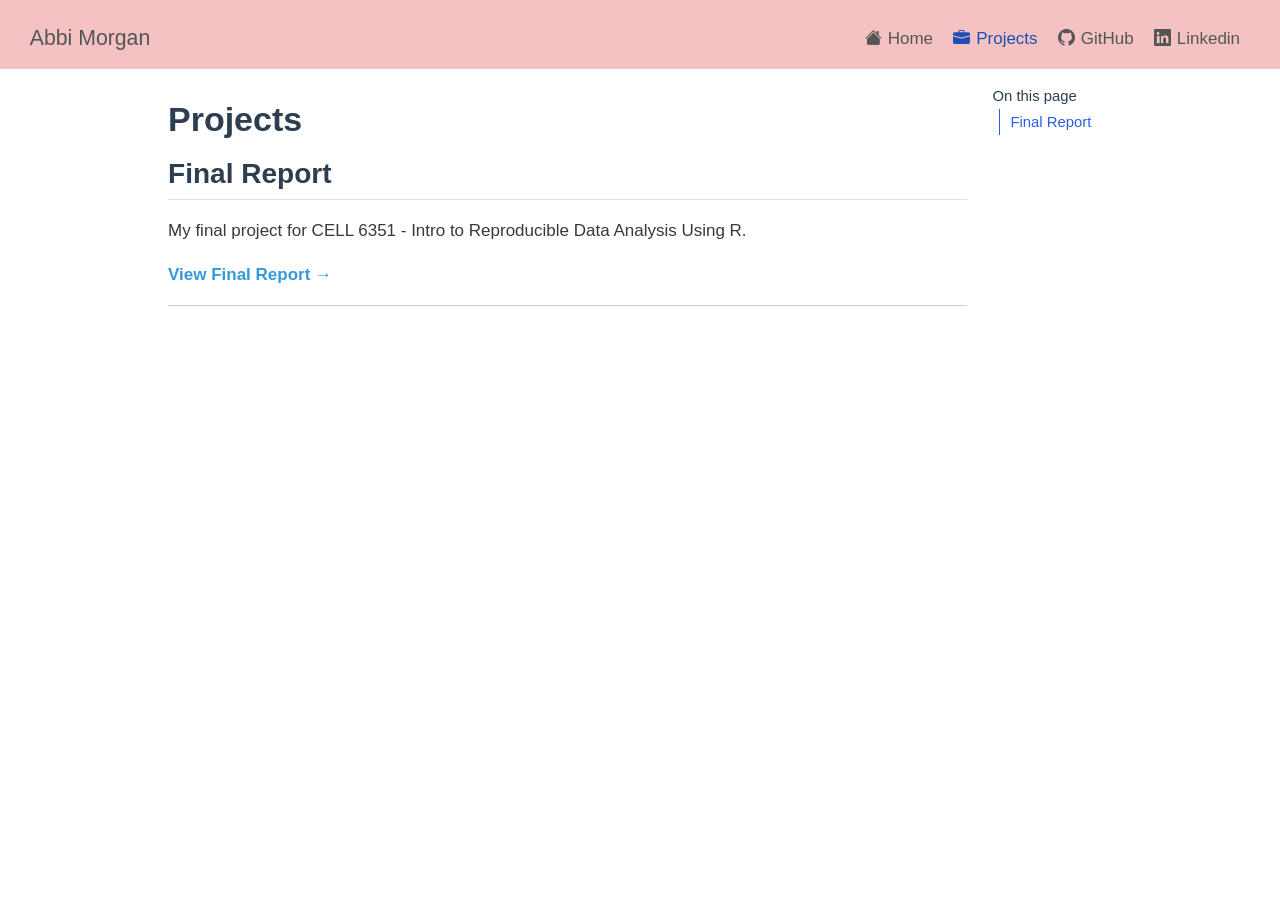
<file: docs/docs/projects.html>
<!DOCTYPE html>
<html xmlns="http://www.w3.org/1999/xhtml" lang="en" xml:lang="en"><head>

<meta charset="utf-8">
<meta name="generator" content="quarto-1.9.38">

<meta name="viewport" content="width=device-width, initial-scale=1.0, user-scalable=yes">


<title>Projects – Abbi Morgan</title>
<style>
/* Default styles provided by pandoc.
** See https://pandoc.org/MANUAL.html#variables-for-html for config info.
*/
code{white-space: pre-wrap;}
span.smallcaps{font-variant: small-caps;}
div.columns{display: flex; gap: min(4vw, 1.5em);}
div.column{flex: auto; overflow-x: auto;}
div.hanging-indent{margin-left: 1.5em; text-indent: -1.5em;}
ul.task-list{list-style: none;}
ul.task-list li input[type="checkbox"] {
  width: 0.8em;
  margin: 0 0.8em 0.2em -1em; /* quarto-specific, see https://github.com/quarto-dev/quarto-cli/issues/4556 */ 
  vertical-align: middle;
}
</style>


<script src="site_libs/quarto-nav/quarto-nav.js"></script>
<script src="site_libs/quarto-nav/headroom.min.js"></script>
<script src="site_libs/clipboard/clipboard.min.js"></script>
<script src="site_libs/quarto-search/autocomplete.umd.js"></script>
<script src="site_libs/quarto-search/fuse.min.js"></script>
<script src="site_libs/quarto-search/quarto-search.js"></script>
<meta name="quarto:offset" content="./">
<script src="site_libs/quarto-html/quarto.js" type="module"></script>
<script src="site_libs/quarto-html/tabsets/tabsets.js" type="module"></script>
<script src="site_libs/quarto-html/popper.min.js"></script>
<script src="site_libs/quarto-html/tippy.umd.min.js"></script>
<script src="site_libs/quarto-html/anchor.min.js"></script>
<link href="site_libs/quarto-html/tippy.css" rel="stylesheet">
<link href="site_libs/quarto-html/quarto-syntax-highlighting-15634bcf2e68342d4ad2dfa704d543f6.css" rel="stylesheet" id="quarto-text-highlighting-styles">
<script src="site_libs/bootstrap/bootstrap.min.js"></script>
<link href="site_libs/bootstrap/bootstrap-icons.css" rel="stylesheet">
<link href="site_libs/bootstrap/bootstrap-1de071e047e49cd083ceb1b25ae4a66d.min.css" rel="stylesheet" append-hash="true" id="quarto-bootstrap" data-mode="light">
<script id="quarto-search-options" type="application/json">{
  "location": "navbar",
  "copy-button": false,
  "collapse-after": 3,
  "panel-placement": "end",
  "type": "overlay",
  "limit": 50,
  "keyboard-shortcut": [
    "f",
    "/",
    "s"
  ],
  "show-item-context": false,
  "language": {
    "search-no-results-text": "No results",
    "search-matching-documents-text": "matching documents",
    "search-copy-link-title": "Copy link to search",
    "search-hide-matches-text": "Hide additional matches",
    "search-more-match-text": "more match in this document",
    "search-more-matches-text": "more matches in this document",
    "search-clear-button-title": "Clear",
    "search-text-placeholder": "",
    "search-detached-cancel-button-title": "Cancel",
    "search-submit-button-title": "Submit",
    "search-label": "Search"
  }
}</script>


<link rel="stylesheet" href="styles.css">
</head>

<body class="nav-fixed quarto-light">

<div id="quarto-search-results"></div>
  <header id="quarto-header" class="headroom fixed-top">
    <nav class="navbar navbar-expand-lg " data-bs-theme="dark">
      <div class="navbar-container container-fluid">
      <div class="navbar-brand-container mx-auto">
    <a class="navbar-brand" href="./index.html">
    <span class="navbar-title">Abbi Morgan</span>
    </a>
  </div>
          <button class="navbar-toggler" type="button" data-bs-toggle="collapse" data-bs-target="#navbarCollapse" aria-controls="navbarCollapse" role="menu" aria-expanded="false" aria-label="Toggle navigation" onclick="if (window.quartoToggleHeadroom) { window.quartoToggleHeadroom(); }">
  <span class="navbar-toggler-icon"></span>
</button>
          <div class="collapse navbar-collapse" id="navbarCollapse">
            <ul class="navbar-nav navbar-nav-scroll ms-auto">
  <li class="nav-item">
    <a class="nav-link" href="./index.html"> <i class="bi bi-house-fill" role="img">
</i> 
<span class="menu-text">Home</span></a>
  </li>  
  <li class="nav-item">
    <a class="nav-link active" href="./projects.html" aria-current="page"> <i class="bi bi-briefcase-fill" role="img">
</i> 
<span class="menu-text">Projects</span></a>
  </li>  
  <li class="nav-item">
    <a class="nav-link" href="https://github.com"> <i class="bi bi-github" role="img">
</i> 
<span class="menu-text">GitHub</span></a>
  </li>  
  <li class="nav-item">
    <a class="nav-link" href="https://www.linkedin.com/in/abigail-morgan-2532a51bb/"> <i class="bi bi-linkedin" role="img">
</i> 
<span class="menu-text">Linkedin</span></a>
  </li>  
</ul>
          </div> <!-- /navcollapse -->
            <div class="quarto-navbar-tools">
</div>
      </div> <!-- /container-fluid -->
    </nav>
</header>
<!-- content -->
<div id="quarto-content" class="quarto-container page-columns page-rows-contents page-layout-article page-navbar">
<!-- sidebar -->
<!-- margin-sidebar -->
    <div id="quarto-margin-sidebar" class="sidebar margin-sidebar">
        <nav id="TOC" role="doc-toc" class="toc-active">
    <h2 id="toc-title">On this page</h2>
   
  <ul>
  <li><a href="#final-report" id="toc-final-report" class="nav-link active" data-scroll-target="#final-report">Final Report</a></li>
  </ul>
</nav>
    </div>
<!-- main -->
<main class="content" id="quarto-document-content">

<header id="title-block-header" class="quarto-title-block default">
<div class="quarto-title">
<h1 class="title">Projects</h1>
</div>



<div class="quarto-title-meta">

    
  
    
  </div>
  


</header>


<section id="final-report" class="level2">
<h2 class="anchored" data-anchor-id="final-report">Final Report</h2>
<p>My final project for CELL 6351 - Intro to Reproducible Data Analysis Using R.</p>
<p><a href="docs/final-report.qmd"><strong>View Final Report</strong> →</a></p>
<hr>


</section>

</main> <!-- /main -->
<script id="quarto-html-after-body" type="application/javascript">
  window.document.addEventListener("DOMContentLoaded", function (event) {
    const icon = "";
    const anchorJS = new window.AnchorJS();
    anchorJS.options = {
      placement: 'right',
      icon: icon
    };
    anchorJS.add('.anchored');
    const isCodeAnnotation = (el) => {
      for (const clz of el.classList) {
        if (clz.startsWith('code-annotation-')) {                     
          return true;
        }
      }
      return false;
    }
    const onCopySuccess = function(e) {
      // button target
      const button = e.trigger;
      // don't keep focus
      button.blur();
      // flash "checked"
      button.classList.add('code-copy-button-checked');
      var currentTitle = button.getAttribute("title");
      button.setAttribute("title", "Copied!");
      let tooltip;
      if (window.bootstrap) {
        button.setAttribute("data-bs-toggle", "tooltip");
        button.setAttribute("data-bs-placement", "left");
        button.setAttribute("data-bs-title", "Copied!");
        tooltip = new bootstrap.Tooltip(button, 
          { trigger: "manual", 
            customClass: "code-copy-button-tooltip",
            offset: [0, -8]});
        tooltip.show();    
      }
      setTimeout(function() {
        if (tooltip) {
          tooltip.hide();
          button.removeAttribute("data-bs-title");
          button.removeAttribute("data-bs-toggle");
          button.removeAttribute("data-bs-placement");
        }
        button.setAttribute("title", currentTitle);
        button.classList.remove('code-copy-button-checked');
      }, 1000);
      // clear code selection
      e.clearSelection();
    }
    const getTextToCopy = function(trigger) {
      const outerScaffold = trigger.parentElement.cloneNode(true);
      const codeEl = outerScaffold.querySelector('code');
      for (const childEl of codeEl.children) {
        if (isCodeAnnotation(childEl)) {
          childEl.remove();
        }
      }
      return codeEl.innerText;
    }
    const clipboard = new window.ClipboardJS('.code-copy-button:not([data-in-quarto-modal])', {
      text: getTextToCopy
    });
    clipboard.on('success', onCopySuccess);
    if (window.document.getElementById('quarto-embedded-source-code-modal')) {
      const clipboardModal = new window.ClipboardJS('.code-copy-button[data-in-quarto-modal]', {
        text: getTextToCopy,
        container: window.document.getElementById('quarto-embedded-source-code-modal')
      });
      clipboardModal.on('success', onCopySuccess);
    }
      var localhostRegex = new RegExp(/^(?:http|https):\/\/localhost\:?[0-9]*\//);
      var mailtoRegex = new RegExp(/^mailto:/);
        var filterRegex = new RegExp('/' + window.location.host + '/');
      var isInternal = (href) => {
          return filterRegex.test(href) || localhostRegex.test(href) || mailtoRegex.test(href);
      }
      // Inspect non-navigation links and adorn them if external
     var links = window.document.querySelectorAll('a[href]:not(.nav-link):not(.navbar-brand):not(.toc-action):not(.sidebar-link):not(.sidebar-item-toggle):not(.pagination-link):not(.no-external):not([aria-hidden]):not(.dropdown-item):not(.quarto-navigation-tool):not(.about-link)');
      for (var i=0; i<links.length; i++) {
        const link = links[i];
        if (!isInternal(link.href)) {
          // undo the damage that might have been done by quarto-nav.js in the case of
          // links that we want to consider external
          if (link.dataset.originalHref !== undefined) {
            link.href = link.dataset.originalHref;
          }
        }
      }
    function tippyHover(el, contentFn, onTriggerFn, onUntriggerFn) {
      const config = {
        allowHTML: true,
        maxWidth: 500,
        delay: 100,
        arrow: false,
        appendTo: function(el) {
            return el.parentElement;
        },
        interactive: true,
        interactiveBorder: 10,
        theme: 'quarto',
        placement: 'bottom-start',
      };
      if (contentFn) {
        config.content = contentFn;
      }
      if (onTriggerFn) {
        config.onTrigger = onTriggerFn;
      }
      if (onUntriggerFn) {
        config.onUntrigger = onUntriggerFn;
      }
      window.tippy(el, config); 
    }
    const noterefs = window.document.querySelectorAll('a[role="doc-noteref"]');
    for (var i=0; i<noterefs.length; i++) {
      const ref = noterefs[i];
      tippyHover(ref, function() {
        // use id or data attribute instead here
        let href = ref.getAttribute('data-footnote-href') || ref.getAttribute('href');
        try { href = new URL(href).hash; } catch {}
        const id = href.replace(/^#\/?/, "");
        const note = window.document.getElementById(id);
        if (note) {
          return note.innerHTML;
        } else {
          return "";
        }
      });
    }
    const xrefs = window.document.querySelectorAll('a.quarto-xref');
    const processXRef = (id, note) => {
      // Strip column container classes
      const stripColumnClz = (el) => {
        el.classList.remove("page-full", "page-columns");
        if (el.children) {
          for (const child of el.children) {
            stripColumnClz(child);
          }
        }
      }
      stripColumnClz(note)
      if (id === null || id.startsWith('sec-')) {
        // Special case sections, only their first couple elements
        const container = document.createElement("div");
        if (note.children && note.children.length > 2) {
          container.appendChild(note.children[0].cloneNode(true));
          for (let i = 1; i < note.children.length; i++) {
            const child = note.children[i];
            if (child.tagName === "P" && child.innerText === "") {
              continue;
            } else {
              container.appendChild(child.cloneNode(true));
              break;
            }
          }
          if (window.Quarto?.typesetMath) {
            window.Quarto.typesetMath(container);
          }
          return container.innerHTML
        } else {
          if (window.Quarto?.typesetMath) {
            window.Quarto.typesetMath(note);
          }
          return note.innerHTML;
        }
      } else {
        // Remove any anchor links if they are present
        const anchorLink = note.querySelector('a.anchorjs-link');
        if (anchorLink) {
          anchorLink.remove();
        }
        if (window.Quarto?.typesetMath) {
          window.Quarto.typesetMath(note);
        }
        if (note.classList.contains("callout")) {
          return note.outerHTML;
        } else {
          return note.innerHTML;
        }
      }
    }
    for (var i=0; i<xrefs.length; i++) {
      const xref = xrefs[i];
      tippyHover(xref, undefined, function(instance) {
        instance.disable();
        let url = xref.getAttribute('href');
        let hash = undefined; 
        if (url.startsWith('#')) {
          hash = url;
        } else {
          try { hash = new URL(url).hash; } catch {}
        }
        if (hash) {
          const id = hash.replace(/^#\/?/, "");
          const note = window.document.getElementById(id);
          if (note !== null) {
            try {
              const html = processXRef(id, note.cloneNode(true));
              instance.setContent(html);
            } finally {
              instance.enable();
              instance.show();
            }
          } else {
            // See if we can fetch this
            fetch(url.split('#')[0])
            .then(res => res.text())
            .then(html => {
              const parser = new DOMParser();
              const htmlDoc = parser.parseFromString(html, "text/html");
              const note = htmlDoc.getElementById(id);
              if (note !== null) {
                const html = processXRef(id, note);
                instance.setContent(html);
              } 
            }).finally(() => {
              instance.enable();
              instance.show();
            });
          }
        } else {
          // See if we can fetch a full url (with no hash to target)
          // This is a special case and we should probably do some content thinning / targeting
          fetch(url)
          .then(res => res.text())
          .then(html => {
            const parser = new DOMParser();
            const htmlDoc = parser.parseFromString(html, "text/html");
            const note = htmlDoc.querySelector('main.content');
            if (note !== null) {
              // This should only happen for chapter cross references
              // (since there is no id in the URL)
              // remove the first header
              if (note.children.length > 0 && note.children[0].tagName === "HEADER") {
                note.children[0].remove();
              }
              const html = processXRef(null, note);
              instance.setContent(html);
            } 
          }).finally(() => {
            instance.enable();
            instance.show();
          });
        }
      }, function(instance) {
      });
    }
        let selectedAnnoteEl;
        const selectorForAnnotation = ( cell, annotation) => {
          let cellAttr = 'data-code-cell="' + cell + '"';
          let lineAttr = 'data-code-annotation="' +  annotation + '"';
          const selector = 'span[' + cellAttr + '][' + lineAttr + ']';
          return selector;
        }
        const selectCodeLines = (annoteEl) => {
          const doc = window.document;
          const targetCell = annoteEl.getAttribute("data-target-cell");
          const targetAnnotation = annoteEl.getAttribute("data-target-annotation");
          const annoteSpan = window.document.querySelector(selectorForAnnotation(targetCell, targetAnnotation));
          const lines = annoteSpan.getAttribute("data-code-lines").split(",");
          const lineIds = lines.map((line) => {
            return targetCell + "-" + line;
          })
          let top = null;
          let height = null;
          let parent = null;
          if (lineIds.length > 0) {
              //compute the position of the single el (top and bottom and make a div)
              const el = window.document.getElementById(lineIds[0]);
              top = el.offsetTop;
              height = el.offsetHeight;
              parent = el.parentElement.parentElement;
            if (lineIds.length > 1) {
              const lastEl = window.document.getElementById(lineIds[lineIds.length - 1]);
              const bottom = lastEl.offsetTop + lastEl.offsetHeight;
              height = bottom - top;
            }
            if (top !== null && height !== null && parent !== null) {
              // cook up a div (if necessary) and position it 
              let div = window.document.getElementById("code-annotation-line-highlight");
              if (div === null) {
                div = window.document.createElement("div");
                div.setAttribute("id", "code-annotation-line-highlight");
                div.style.position = 'absolute';
                parent.appendChild(div);
              }
              div.style.top = top - 2 + "px";
              div.style.height = height + 4 + "px";
              div.style.left = 0;
              let gutterDiv = window.document.getElementById("code-annotation-line-highlight-gutter");
              if (gutterDiv === null) {
                gutterDiv = window.document.createElement("div");
                gutterDiv.setAttribute("id", "code-annotation-line-highlight-gutter");
                gutterDiv.style.position = 'absolute';
                const codeCell = window.document.getElementById(targetCell);
                const gutter = codeCell.querySelector('.code-annotation-gutter');
                gutter.appendChild(gutterDiv);
              }
              gutterDiv.style.top = top - 2 + "px";
              gutterDiv.style.height = height + 4 + "px";
            }
            selectedAnnoteEl = annoteEl;
          }
        };
        const unselectCodeLines = () => {
          const elementsIds = ["code-annotation-line-highlight", "code-annotation-line-highlight-gutter"];
          elementsIds.forEach((elId) => {
            const div = window.document.getElementById(elId);
            if (div) {
              div.remove();
            }
          });
          selectedAnnoteEl = undefined;
        };
          // Handle positioning of the toggle
      window.addEventListener(
        "resize",
        throttle(() => {
          elRect = undefined;
          if (selectedAnnoteEl) {
            selectCodeLines(selectedAnnoteEl);
          }
        }, 10)
      );
      function throttle(fn, ms) {
      let throttle = false;
      let timer;
        return (...args) => {
          if(!throttle) { // first call gets through
              fn.apply(this, args);
              throttle = true;
          } else { // all the others get throttled
              if(timer) clearTimeout(timer); // cancel #2
              timer = setTimeout(() => {
                fn.apply(this, args);
                timer = throttle = false;
              }, ms);
          }
        };
      }
        // Attach click handler to the DT
        const annoteDls = window.document.querySelectorAll('dt[data-target-cell]');
        for (const annoteDlNode of annoteDls) {
          annoteDlNode.addEventListener('click', (event) => {
            const clickedEl = event.target;
            if (clickedEl !== selectedAnnoteEl) {
              unselectCodeLines();
              const activeEl = window.document.querySelector('dt[data-target-cell].code-annotation-active');
              if (activeEl) {
                activeEl.classList.remove('code-annotation-active');
              }
              selectCodeLines(clickedEl);
              clickedEl.classList.add('code-annotation-active');
            } else {
              // Unselect the line
              unselectCodeLines();
              clickedEl.classList.remove('code-annotation-active');
            }
          });
        }
    const findCites = (el) => {
      const parentEl = el.parentElement;
      if (parentEl) {
        const cites = parentEl.dataset.cites;
        if (cites) {
          return {
            el,
            cites: cites.split(' ')
          };
        } else {
          return findCites(el.parentElement)
        }
      } else {
        return undefined;
      }
    };
    var bibliorefs = window.document.querySelectorAll('a[role="doc-biblioref"]');
    for (var i=0; i<bibliorefs.length; i++) {
      const ref = bibliorefs[i];
      const citeInfo = findCites(ref);
      if (citeInfo) {
        tippyHover(citeInfo.el, function() {
          var popup = window.document.createElement('div');
          citeInfo.cites.forEach(function(cite) {
            var citeDiv = window.document.createElement('div');
            citeDiv.classList.add('hanging-indent');
            citeDiv.classList.add('csl-entry');
            var biblioDiv = window.document.getElementById('ref-' + cite);
            if (biblioDiv) {
              citeDiv.innerHTML = biblioDiv.innerHTML;
            }
            popup.appendChild(citeDiv);
          });
          return popup.innerHTML;
        });
      }
    }
  });
  </script>
</div> <!-- /content -->




</body></html>
</file>
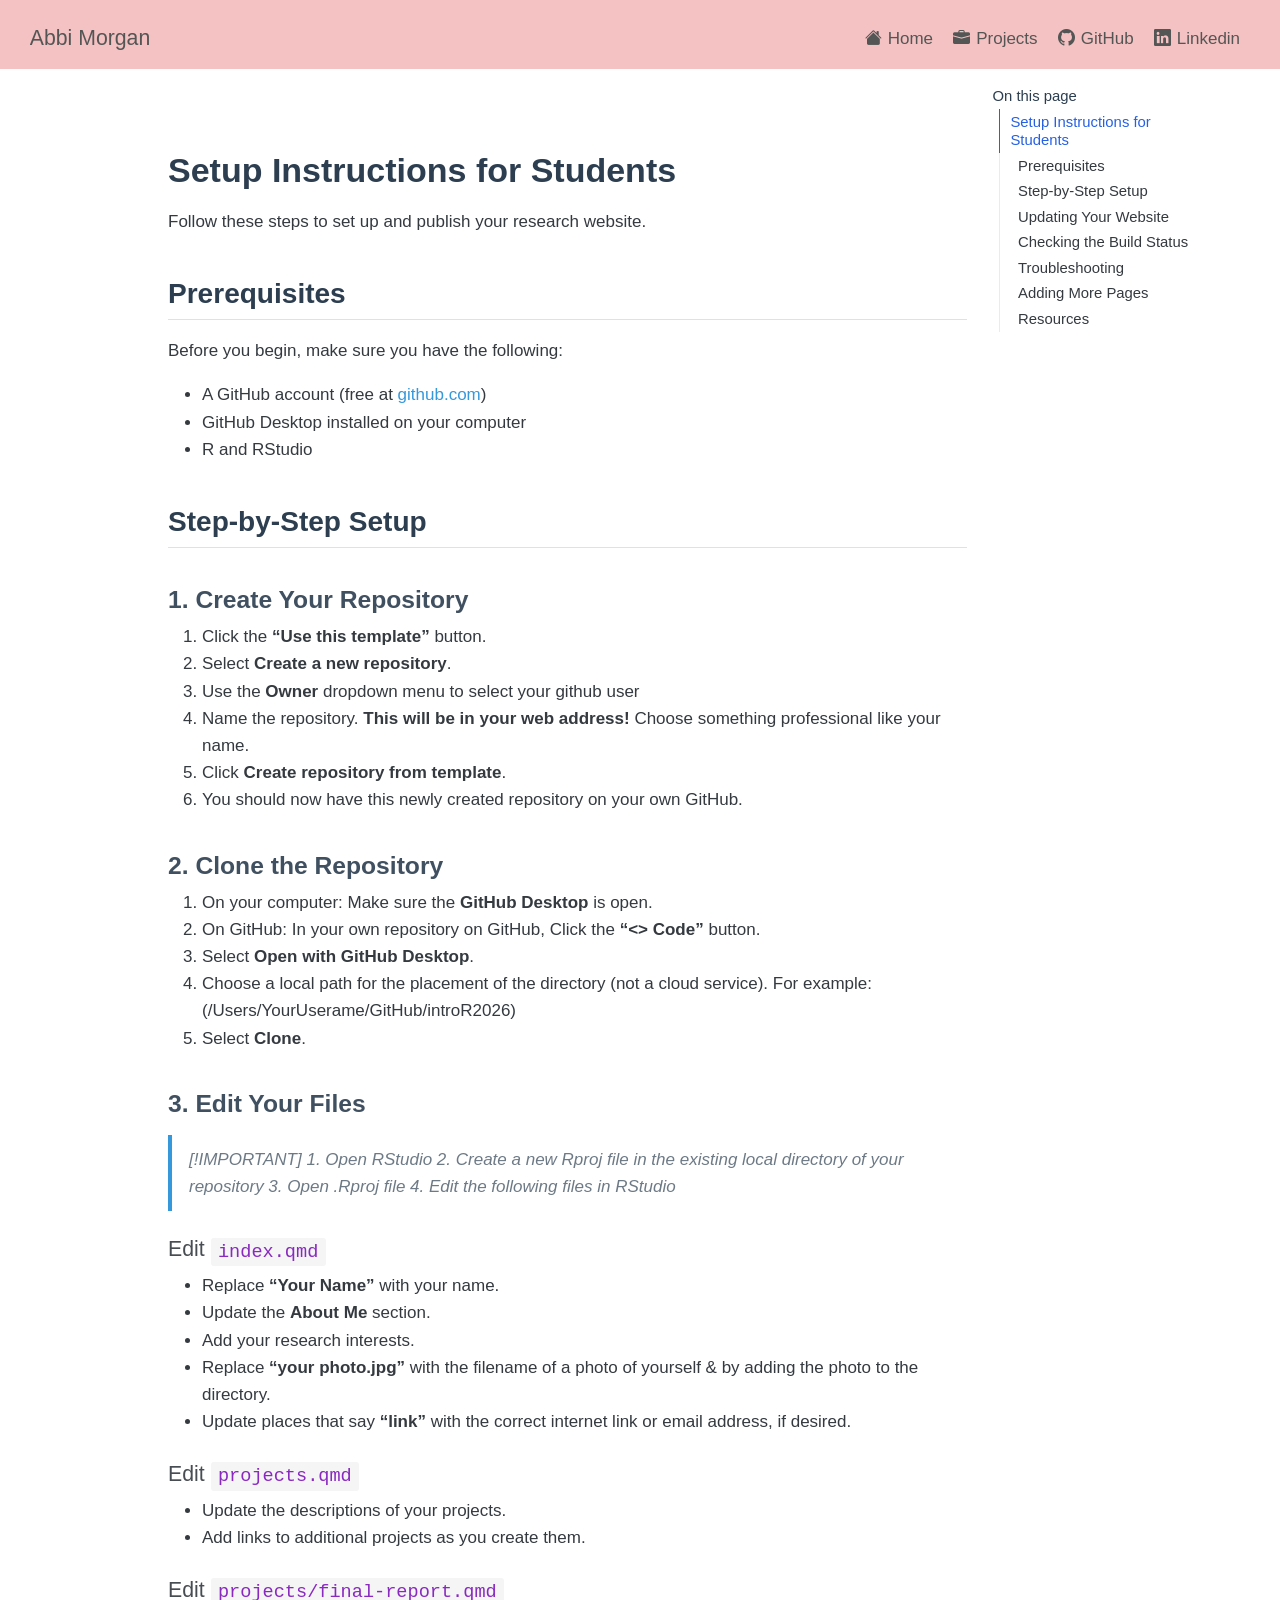
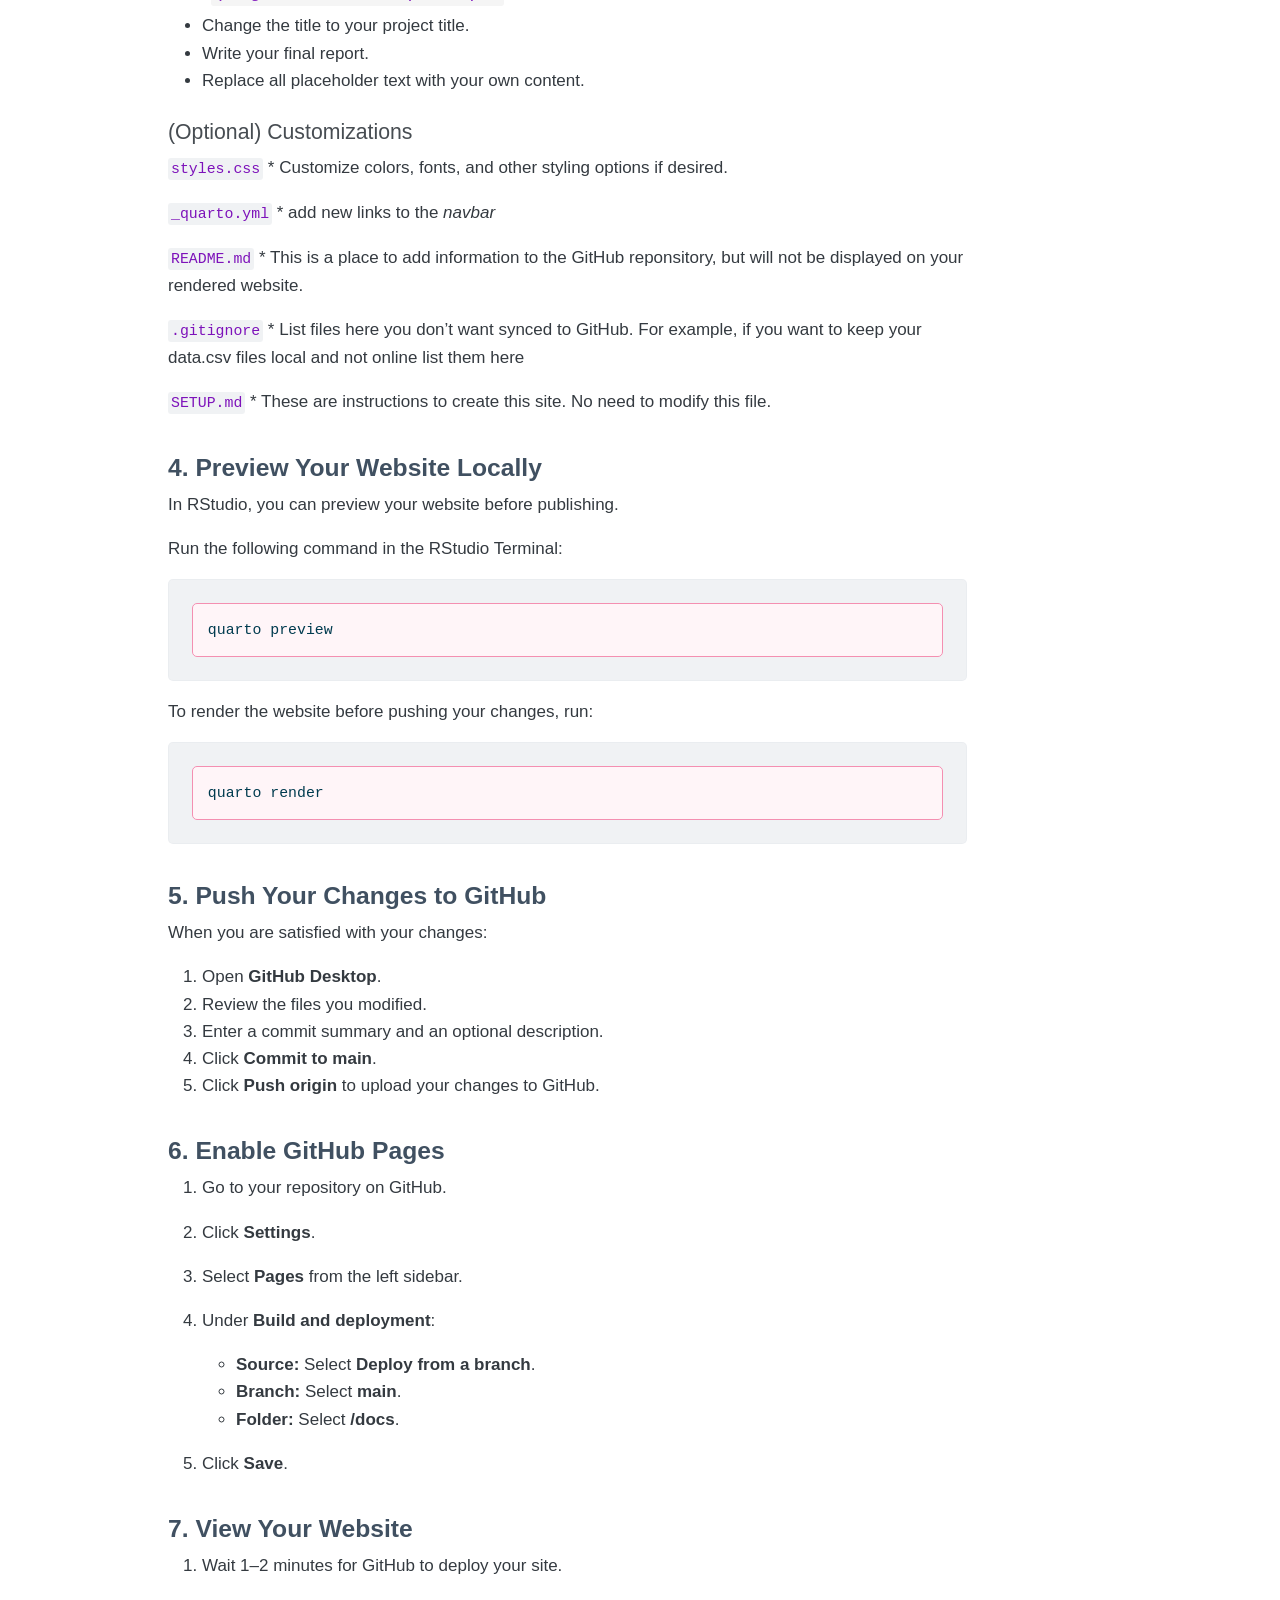
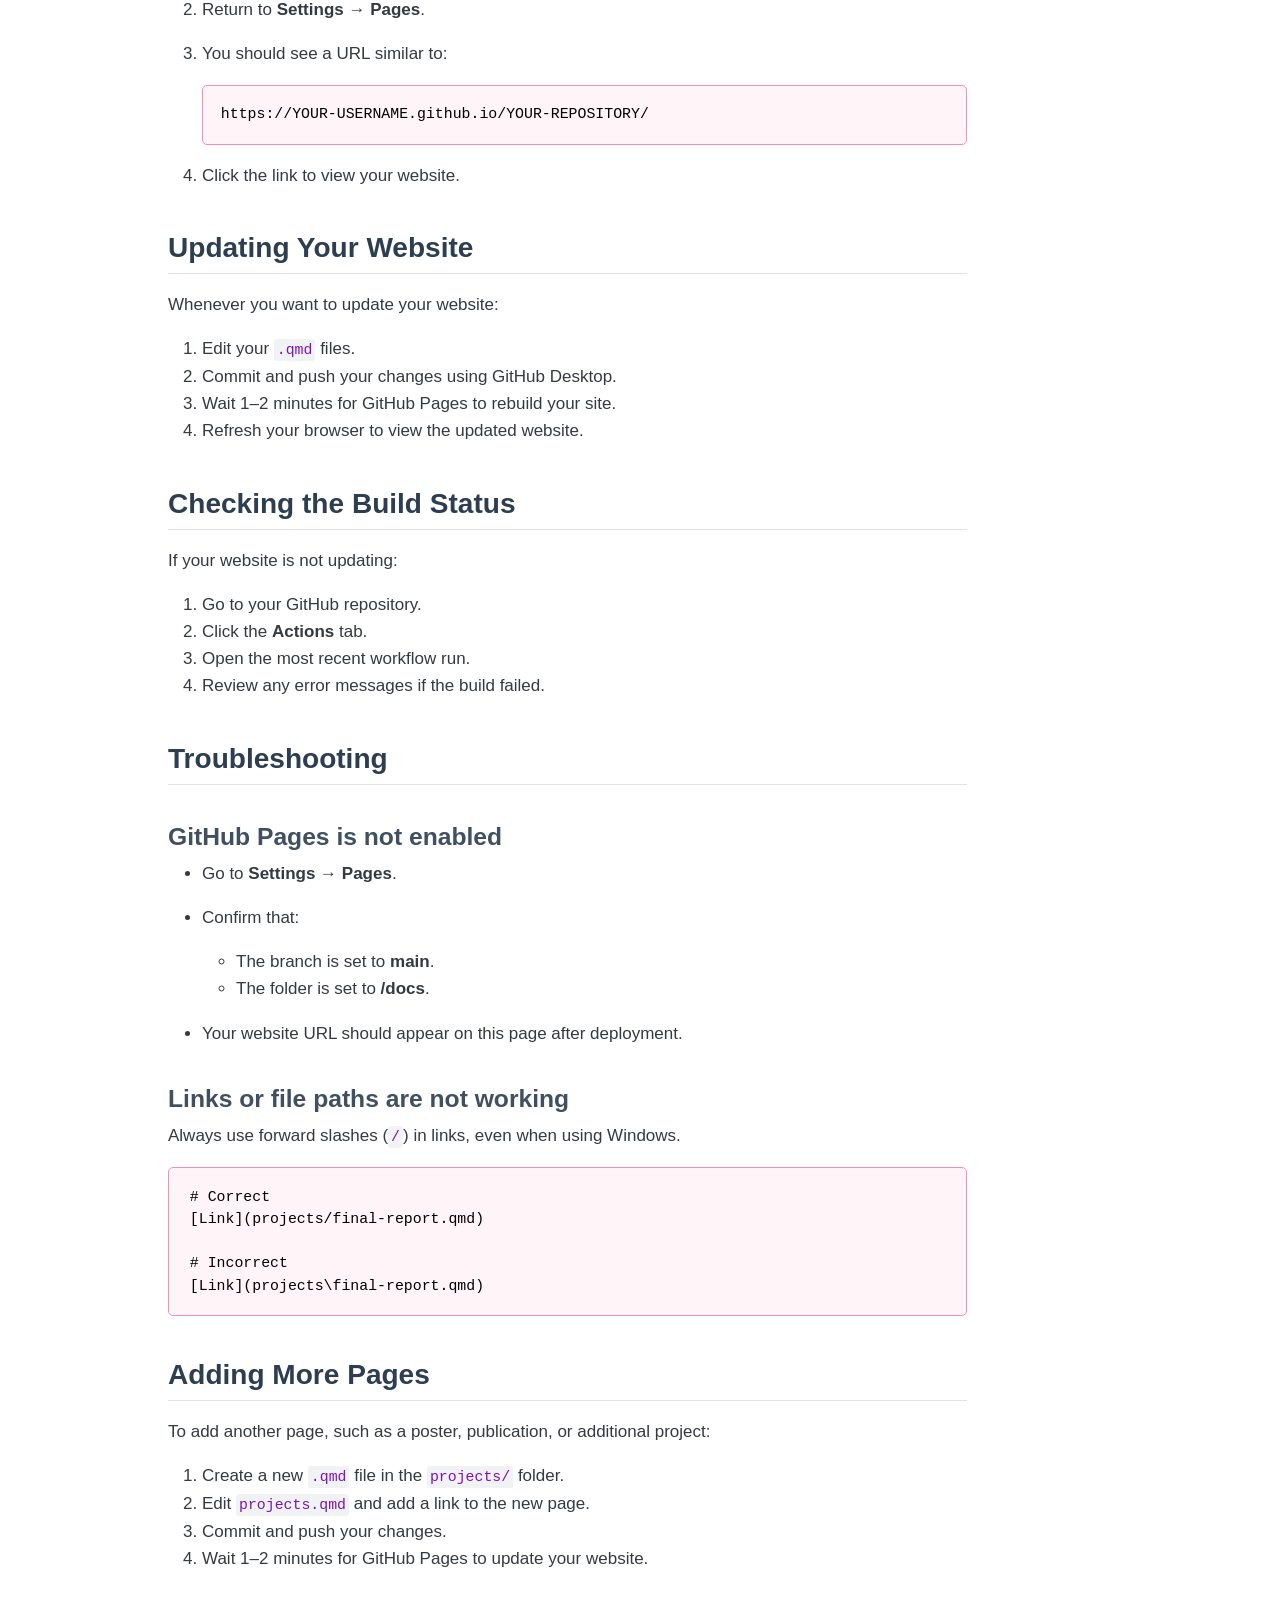
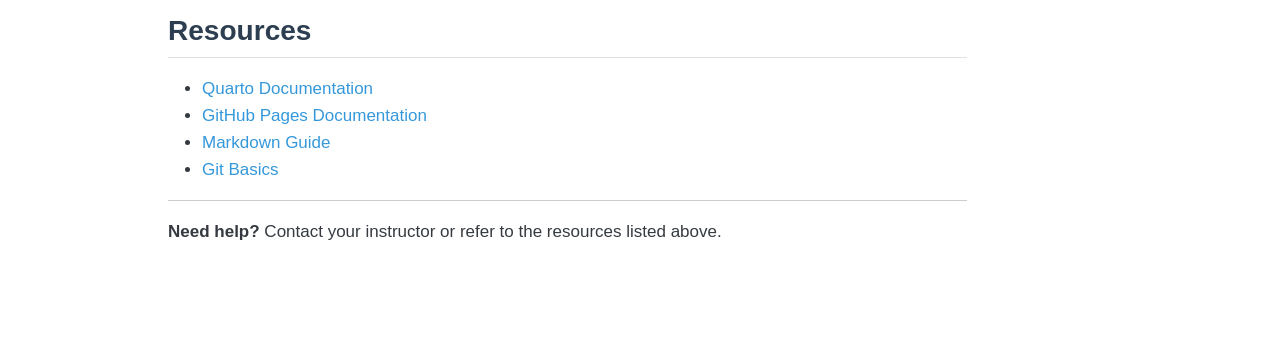
<file: docs/docs/SETUP.html>
<!DOCTYPE html>
<html xmlns="http://www.w3.org/1999/xhtml" lang="en" xml:lang="en"><head>

<meta charset="utf-8">
<meta name="generator" content="quarto-1.9.38">

<meta name="viewport" content="width=device-width, initial-scale=1.0, user-scalable=yes">


<title>setup – Abbi Morgan</title>
<style>
/* Default styles provided by pandoc.
** See https://pandoc.org/MANUAL.html#variables-for-html for config info.
*/
code{white-space: pre-wrap;}
span.smallcaps{font-variant: small-caps;}
div.columns{display: flex; gap: min(4vw, 1.5em);}
div.column{flex: auto; overflow-x: auto;}
div.hanging-indent{margin-left: 1.5em; text-indent: -1.5em;}
ul.task-list{list-style: none;}
ul.task-list li input[type="checkbox"] {
  width: 0.8em;
  margin: 0 0.8em 0.2em -1em; /* quarto-specific, see https://github.com/quarto-dev/quarto-cli/issues/4556 */ 
  vertical-align: middle;
}
/* CSS for syntax highlighting */
html { -webkit-text-size-adjust: 100%; }
pre > code.sourceCode { white-space: pre; position: relative; }
pre > code.sourceCode > span { display: inline-block; line-height: 1.25; }
pre > code.sourceCode > span:empty { height: 1.2em; }
.sourceCode { overflow: visible; }
code.sourceCode > span { color: inherit; text-decoration: inherit; }
div.sourceCode { margin: 1em 0; }
pre.sourceCode { margin: 0; }
@media screen {
div.sourceCode { overflow: auto; }
}
@media print {
pre > code.sourceCode { white-space: pre-wrap; }
pre > code.sourceCode > span { text-indent: -5em; padding-left: 5em; }
}
pre.numberSource code
  { counter-reset: source-line 0; }
pre.numberSource code > span
  { position: relative; left: -4em; counter-increment: source-line; }
pre.numberSource code > span > a:first-child::before
  { content: counter(source-line);
    position: relative; left: -1em; text-align: right; vertical-align: baseline;
    border: none; display: inline-block;
    -webkit-touch-callout: none; -webkit-user-select: none;
    -khtml-user-select: none; -moz-user-select: none;
    -ms-user-select: none; user-select: none;
    padding: 0 4px; width: 4em;
  }
pre.numberSource { margin-left: 3em;  padding-left: 4px; }
div.sourceCode
  {   }
@media screen {
pre > code.sourceCode > span > a:first-child::before { text-decoration: underline; }
}
</style>


<script src="site_libs/quarto-nav/quarto-nav.js"></script>
<script src="site_libs/quarto-nav/headroom.min.js"></script>
<script src="site_libs/clipboard/clipboard.min.js"></script>
<script src="site_libs/quarto-search/autocomplete.umd.js"></script>
<script src="site_libs/quarto-search/fuse.min.js"></script>
<script src="site_libs/quarto-search/quarto-search.js"></script>
<meta name="quarto:offset" content="./">
<script src="site_libs/quarto-html/quarto.js" type="module"></script>
<script src="site_libs/quarto-html/tabsets/tabsets.js" type="module"></script>
<script src="site_libs/quarto-html/popper.min.js"></script>
<script src="site_libs/quarto-html/tippy.umd.min.js"></script>
<script src="site_libs/quarto-html/anchor.min.js"></script>
<link href="site_libs/quarto-html/tippy.css" rel="stylesheet">
<link href="site_libs/quarto-html/quarto-syntax-highlighting-15634bcf2e68342d4ad2dfa704d543f6.css" rel="stylesheet" id="quarto-text-highlighting-styles">
<script src="site_libs/bootstrap/bootstrap.min.js"></script>
<link href="site_libs/bootstrap/bootstrap-icons.css" rel="stylesheet">
<link href="site_libs/bootstrap/bootstrap-1de071e047e49cd083ceb1b25ae4a66d.min.css" rel="stylesheet" append-hash="true" id="quarto-bootstrap" data-mode="light">
<script id="quarto-search-options" type="application/json">{
  "location": "navbar",
  "copy-button": false,
  "collapse-after": 3,
  "panel-placement": "end",
  "type": "overlay",
  "limit": 50,
  "keyboard-shortcut": [
    "f",
    "/",
    "s"
  ],
  "show-item-context": false,
  "language": {
    "search-no-results-text": "No results",
    "search-matching-documents-text": "matching documents",
    "search-copy-link-title": "Copy link to search",
    "search-hide-matches-text": "Hide additional matches",
    "search-more-match-text": "more match in this document",
    "search-more-matches-text": "more matches in this document",
    "search-clear-button-title": "Clear",
    "search-text-placeholder": "",
    "search-detached-cancel-button-title": "Cancel",
    "search-submit-button-title": "Submit",
    "search-label": "Search"
  }
}</script>


<link rel="stylesheet" href="styles.css">
</head>

<body class="nav-fixed quarto-light">

<div id="quarto-search-results"></div>
  <header id="quarto-header" class="headroom fixed-top">
    <nav class="navbar navbar-expand-lg " data-bs-theme="dark">
      <div class="navbar-container container-fluid">
      <div class="navbar-brand-container mx-auto">
    <a class="navbar-brand" href="./index.html">
    <span class="navbar-title">Abbi Morgan</span>
    </a>
  </div>
          <button class="navbar-toggler" type="button" data-bs-toggle="collapse" data-bs-target="#navbarCollapse" aria-controls="navbarCollapse" role="menu" aria-expanded="false" aria-label="Toggle navigation" onclick="if (window.quartoToggleHeadroom) { window.quartoToggleHeadroom(); }">
  <span class="navbar-toggler-icon"></span>
</button>
          <div class="collapse navbar-collapse" id="navbarCollapse">
            <ul class="navbar-nav navbar-nav-scroll ms-auto">
  <li class="nav-item">
    <a class="nav-link" href="./index.html"> <i class="bi bi-house-fill" role="img">
</i> 
<span class="menu-text">Home</span></a>
  </li>  
  <li class="nav-item">
    <a class="nav-link" href="./projects.html"> <i class="bi bi-briefcase-fill" role="img">
</i> 
<span class="menu-text">Projects</span></a>
  </li>  
  <li class="nav-item">
    <a class="nav-link" href="https://github.com"> <i class="bi bi-github" role="img">
</i> 
<span class="menu-text">GitHub</span></a>
  </li>  
  <li class="nav-item">
    <a class="nav-link" href="https://www.linkedin.com/in/abigail-morgan-2532a51bb/"> <i class="bi bi-linkedin" role="img">
</i> 
<span class="menu-text">Linkedin</span></a>
  </li>  
</ul>
          </div> <!-- /navcollapse -->
            <div class="quarto-navbar-tools">
</div>
      </div> <!-- /container-fluid -->
    </nav>
</header>
<!-- content -->
<div id="quarto-content" class="quarto-container page-columns page-rows-contents page-layout-article page-navbar">
<!-- sidebar -->
<!-- margin-sidebar -->
    <div id="quarto-margin-sidebar" class="sidebar margin-sidebar">
        <nav id="TOC" role="doc-toc" class="toc-active">
    <h2 id="toc-title">On this page</h2>
   
  <ul>
  <li><a href="#setup-instructions-for-students" id="toc-setup-instructions-for-students" class="nav-link active" data-scroll-target="#setup-instructions-for-students">Setup Instructions for Students</a>
  <ul class="collapse">
  <li><a href="#prerequisites" id="toc-prerequisites" class="nav-link" data-scroll-target="#prerequisites">Prerequisites</a></li>
  <li><a href="#step-by-step-setup" id="toc-step-by-step-setup" class="nav-link" data-scroll-target="#step-by-step-setup">Step-by-Step Setup</a>
  <ul class="collapse">
  <li><a href="#create-your-repository" id="toc-create-your-repository" class="nav-link" data-scroll-target="#create-your-repository">1. Create Your Repository</a></li>
  <li><a href="#clone-the-repository" id="toc-clone-the-repository" class="nav-link" data-scroll-target="#clone-the-repository">2. Clone the Repository</a></li>
  <li><a href="#edit-your-files" id="toc-edit-your-files" class="nav-link" data-scroll-target="#edit-your-files">3. Edit Your Files</a></li>
  <li><a href="#preview-your-website-locally" id="toc-preview-your-website-locally" class="nav-link" data-scroll-target="#preview-your-website-locally">4. Preview Your Website Locally</a></li>
  <li><a href="#push-your-changes-to-github" id="toc-push-your-changes-to-github" class="nav-link" data-scroll-target="#push-your-changes-to-github">5. Push Your Changes to GitHub</a></li>
  <li><a href="#enable-github-pages" id="toc-enable-github-pages" class="nav-link" data-scroll-target="#enable-github-pages">6. Enable GitHub Pages</a></li>
  <li><a href="#view-your-website" id="toc-view-your-website" class="nav-link" data-scroll-target="#view-your-website">7. View Your Website</a></li>
  </ul></li>
  <li><a href="#updating-your-website" id="toc-updating-your-website" class="nav-link" data-scroll-target="#updating-your-website">Updating Your Website</a></li>
  <li><a href="#checking-the-build-status" id="toc-checking-the-build-status" class="nav-link" data-scroll-target="#checking-the-build-status">Checking the Build Status</a></li>
  <li><a href="#troubleshooting" id="toc-troubleshooting" class="nav-link" data-scroll-target="#troubleshooting">Troubleshooting</a>
  <ul class="collapse">
  <li><a href="#github-pages-is-not-enabled" id="toc-github-pages-is-not-enabled" class="nav-link" data-scroll-target="#github-pages-is-not-enabled">GitHub Pages is not enabled</a></li>
  <li><a href="#links-or-file-paths-are-not-working" id="toc-links-or-file-paths-are-not-working" class="nav-link" data-scroll-target="#links-or-file-paths-are-not-working">Links or file paths are not working</a></li>
  </ul></li>
  <li><a href="#adding-more-pages" id="toc-adding-more-pages" class="nav-link" data-scroll-target="#adding-more-pages">Adding More Pages</a></li>
  <li><a href="#resources" id="toc-resources" class="nav-link" data-scroll-target="#resources">Resources</a></li>
  </ul></li>
  </ul>
</nav>
    </div>
<!-- main -->
<main class="content" id="quarto-document-content"><header id="title-block-header" class="quarto-title-block"></header>




<section id="setup-instructions-for-students" class="level1">
<h1>Setup Instructions for Students</h1>
<p>Follow these steps to set up and publish your research website.</p>
<section id="prerequisites" class="level2">
<h2 class="anchored" data-anchor-id="prerequisites">Prerequisites</h2>
<p>Before you begin, make sure you have the following:</p>
<ul>
<li>A GitHub account (free at <a href="https://github.com">github.com</a>)</li>
<li>GitHub Desktop installed on your computer</li>
<li>R and RStudio</li>
</ul>
</section>
<section id="step-by-step-setup" class="level2">
<h2 class="anchored" data-anchor-id="step-by-step-setup">Step-by-Step Setup</h2>
<section id="create-your-repository" class="level3">
<h3 class="anchored" data-anchor-id="create-your-repository">1. Create Your Repository</h3>
<ol type="1">
<li>Click the <strong>“Use this template”</strong> button.</li>
<li>Select <strong>Create a new repository</strong>.</li>
<li>Use the <strong>Owner</strong> dropdown menu to select your github user</li>
<li>Name the repository. <strong>This will be in your web address!</strong> Choose something professional like your name.</li>
<li>Click <strong>Create repository from template</strong>.</li>
<li>You should now have this newly created repository on your own GitHub.</li>
</ol>
</section>
<section id="clone-the-repository" class="level3">
<h3 class="anchored" data-anchor-id="clone-the-repository">2. Clone the Repository</h3>
<ol type="1">
<li>On your computer: Make sure the <strong>GitHub Desktop</strong> is open.</li>
<li>On GitHub: In your own repository on GitHub, Click the <strong>“&lt;&gt; Code”</strong> button.</li>
<li>Select <strong>Open with GitHub Desktop</strong>.</li>
<li>Choose a local path for the placement of the directory (not a cloud service). For example: (/Users/YourUserame/GitHub/introR2026)</li>
<li>Select <strong>Clone</strong>.</li>
</ol>
</section>
<section id="edit-your-files" class="level3">
<h3 class="anchored" data-anchor-id="edit-your-files">3. Edit Your Files</h3>
<blockquote class="blockquote">
<p>[!IMPORTANT] 1. Open RStudio 2. Create a new Rproj file in the existing local directory of your repository 3. Open .Rproj file 4. Edit the following files in RStudio</p>
</blockquote>
<section id="edit-index.qmd" class="level4">
<h4 class="anchored" data-anchor-id="edit-index.qmd">Edit <code>index.qmd</code></h4>
<ul>
<li>Replace <strong>“Your Name”</strong> with your name.</li>
<li>Update the <strong>About Me</strong> section.</li>
<li>Add your research interests.</li>
<li>Replace <strong>“your photo.jpg”</strong> with the filename of a photo of yourself &amp; by adding the photo to the directory.</li>
<li>Update places that say <strong>“link”</strong> with the correct internet link or email address, if desired.</li>
</ul>
</section>
<section id="edit-projects.qmd" class="level4">
<h4 class="anchored" data-anchor-id="edit-projects.qmd">Edit <code>projects.qmd</code></h4>
<ul>
<li>Update the descriptions of your projects.</li>
<li>Add links to additional projects as you create them.</li>
</ul>
</section>
<section id="edit-projectsfinal-report.qmd" class="level4">
<h4 class="anchored" data-anchor-id="edit-projectsfinal-report.qmd">Edit <code>projects/final-report.qmd</code></h4>
<ul>
<li>Change the title to your project title.</li>
<li>Write your final report.</li>
<li>Replace all placeholder text with your own content.</li>
</ul>
</section>
<section id="optional-customizations" class="level4">
<h4 class="anchored" data-anchor-id="optional-customizations">(Optional) Customizations</h4>
<p><code>styles.css</code> * Customize colors, fonts, and other styling options if desired.</p>
<p><code>_quarto.yml</code> * add new links to the <em>navbar</em></p>
<p><code>README.md</code> * This is a place to add information to the GitHub reponsitory, but will not be displayed on your rendered website.</p>
<p><code>.gitignore</code> * List files here you don’t want synced to GitHub. For example, if you want to keep your data.csv files local and not online list them here</p>
<p><code>SETUP.md</code> * These are instructions to create this site. No need to modify this file.</p>
</section>
</section>
<section id="preview-your-website-locally" class="level3">
<h3 class="anchored" data-anchor-id="preview-your-website-locally">4. Preview Your Website Locally</h3>
<p>In RStudio, you can preview your website before publishing.</p>
<p>Run the following command in the RStudio Terminal:</p>
<div class="code-copy-outer-scaffold"><div class="sourceCode" id="cb1"><pre class="sourceCode bash code-with-copy"><code class="sourceCode bash"><span id="cb1-1"><a href="#cb1-1" aria-hidden="true" tabindex="-1"></a><span class="ex">quarto</span> preview</span></code></pre></div><button title="Copy to Clipboard" class="code-copy-button"><i class="bi"></i></button></div>
<p>To render the website before pushing your changes, run:</p>
<div class="code-copy-outer-scaffold"><div class="sourceCode" id="cb2"><pre class="sourceCode bash code-with-copy"><code class="sourceCode bash"><span id="cb2-1"><a href="#cb2-1" aria-hidden="true" tabindex="-1"></a><span class="ex">quarto</span> render</span></code></pre></div><button title="Copy to Clipboard" class="code-copy-button"><i class="bi"></i></button></div>
</section>
<section id="push-your-changes-to-github" class="level3">
<h3 class="anchored" data-anchor-id="push-your-changes-to-github">5. Push Your Changes to GitHub</h3>
<p>When you are satisfied with your changes:</p>
<ol type="1">
<li>Open <strong>GitHub Desktop</strong>.</li>
<li>Review the files you modified.</li>
<li>Enter a commit summary and an optional description.</li>
<li>Click <strong>Commit to main</strong>.</li>
<li>Click <strong>Push origin</strong> to upload your changes to GitHub.</li>
</ol>
</section>
<section id="enable-github-pages" class="level3">
<h3 class="anchored" data-anchor-id="enable-github-pages">6. Enable GitHub Pages</h3>
<ol type="1">
<li><p>Go to your repository on GitHub.</p></li>
<li><p>Click <strong>Settings</strong>.</p></li>
<li><p>Select <strong>Pages</strong> from the left sidebar.</p></li>
<li><p>Under <strong>Build and deployment</strong>:</p>
<ul>
<li><strong>Source:</strong> Select <strong>Deploy from a branch</strong>.</li>
<li><strong>Branch:</strong> Select <strong>main</strong>.</li>
<li><strong>Folder:</strong> Select <strong>/docs</strong>.</li>
</ul></li>
<li><p>Click <strong>Save</strong>.</p></li>
</ol>
</section>
<section id="view-your-website" class="level3">
<h3 class="anchored" data-anchor-id="view-your-website">7. View Your Website</h3>
<ol type="1">
<li><p>Wait 1–2 minutes for GitHub to deploy your site.</p></li>
<li><p>Return to <strong>Settings → Pages</strong>.</p></li>
<li><p>You should see a URL similar to:</p>
<pre><code>https://YOUR-USERNAME.github.io/YOUR-REPOSITORY/</code></pre></li>
<li><p>Click the link to view your website.</p></li>
</ol>
</section>
</section>
<section id="updating-your-website" class="level2">
<h2 class="anchored" data-anchor-id="updating-your-website">Updating Your Website</h2>
<p>Whenever you want to update your website:</p>
<ol type="1">
<li>Edit your <code>.qmd</code> files.</li>
<li>Commit and push your changes using GitHub Desktop.</li>
<li>Wait 1–2 minutes for GitHub Pages to rebuild your site.</li>
<li>Refresh your browser to view the updated website.</li>
</ol>
</section>
<section id="checking-the-build-status" class="level2">
<h2 class="anchored" data-anchor-id="checking-the-build-status">Checking the Build Status</h2>
<p>If your website is not updating:</p>
<ol type="1">
<li>Go to your GitHub repository.</li>
<li>Click the <strong>Actions</strong> tab.</li>
<li>Open the most recent workflow run.</li>
<li>Review any error messages if the build failed.</li>
</ol>
</section>
<section id="troubleshooting" class="level2">
<h2 class="anchored" data-anchor-id="troubleshooting">Troubleshooting</h2>
<section id="github-pages-is-not-enabled" class="level3">
<h3 class="anchored" data-anchor-id="github-pages-is-not-enabled">GitHub Pages is not enabled</h3>
<ul>
<li><p>Go to <strong>Settings → Pages</strong>.</p></li>
<li><p>Confirm that:</p>
<ul>
<li>The branch is set to <strong>main</strong>.</li>
<li>The folder is set to <strong>/docs</strong>.</li>
</ul></li>
<li><p>Your website URL should appear on this page after deployment.</p></li>
</ul>
</section>
<section id="links-or-file-paths-are-not-working" class="level3">
<h3 class="anchored" data-anchor-id="links-or-file-paths-are-not-working">Links or file paths are not working</h3>
<p>Always use forward slashes (<code>/</code>) in links, even when using Windows.</p>
<pre class="text"><code># Correct
[Link](projects/final-report.qmd)

# Incorrect
[Link](projects\final-report.qmd)</code></pre>
</section>
</section>
<section id="adding-more-pages" class="level2">
<h2 class="anchored" data-anchor-id="adding-more-pages">Adding More Pages</h2>
<p>To add another page, such as a poster, publication, or additional project:</p>
<ol type="1">
<li>Create a new <code>.qmd</code> file in the <code>projects/</code> folder.</li>
<li>Edit <code>projects.qmd</code> and add a link to the new page.</li>
<li>Commit and push your changes.</li>
<li>Wait 1–2 minutes for GitHub Pages to update your website.</li>
</ol>
</section>
<section id="resources" class="level2">
<h2 class="anchored" data-anchor-id="resources">Resources</h2>
<ul>
<li><a href="https://quarto.org/">Quarto Documentation</a></li>
<li><a href="https://docs.github.com/en/pages">GitHub Pages Documentation</a></li>
<li><a href="https://www.markdownguide.org/">Markdown Guide</a></li>
<li><a href="https://git-scm.com/book/en/v2/Getting-Started-Git-Basics">Git Basics</a></li>
</ul>
<hr>
<p><strong>Need help?</strong> Contact your instructor or refer to the resources listed above.</p>


</section>
</section>

</main> <!-- /main -->
<script id="quarto-html-after-body" type="application/javascript">
  window.document.addEventListener("DOMContentLoaded", function (event) {
    const icon = "";
    const anchorJS = new window.AnchorJS();
    anchorJS.options = {
      placement: 'right',
      icon: icon
    };
    anchorJS.add('.anchored');
    const isCodeAnnotation = (el) => {
      for (const clz of el.classList) {
        if (clz.startsWith('code-annotation-')) {                     
          return true;
        }
      }
      return false;
    }
    const onCopySuccess = function(e) {
      // button target
      const button = e.trigger;
      // don't keep focus
      button.blur();
      // flash "checked"
      button.classList.add('code-copy-button-checked');
      var currentTitle = button.getAttribute("title");
      button.setAttribute("title", "Copied!");
      let tooltip;
      if (window.bootstrap) {
        button.setAttribute("data-bs-toggle", "tooltip");
        button.setAttribute("data-bs-placement", "left");
        button.setAttribute("data-bs-title", "Copied!");
        tooltip = new bootstrap.Tooltip(button, 
          { trigger: "manual", 
            customClass: "code-copy-button-tooltip",
            offset: [0, -8]});
        tooltip.show();    
      }
      setTimeout(function() {
        if (tooltip) {
          tooltip.hide();
          button.removeAttribute("data-bs-title");
          button.removeAttribute("data-bs-toggle");
          button.removeAttribute("data-bs-placement");
        }
        button.setAttribute("title", currentTitle);
        button.classList.remove('code-copy-button-checked');
      }, 1000);
      // clear code selection
      e.clearSelection();
    }
    const getTextToCopy = function(trigger) {
      const outerScaffold = trigger.parentElement.cloneNode(true);
      const codeEl = outerScaffold.querySelector('code');
      for (const childEl of codeEl.children) {
        if (isCodeAnnotation(childEl)) {
          childEl.remove();
        }
      }
      return codeEl.innerText;
    }
    const clipboard = new window.ClipboardJS('.code-copy-button:not([data-in-quarto-modal])', {
      text: getTextToCopy
    });
    clipboard.on('success', onCopySuccess);
    if (window.document.getElementById('quarto-embedded-source-code-modal')) {
      const clipboardModal = new window.ClipboardJS('.code-copy-button[data-in-quarto-modal]', {
        text: getTextToCopy,
        container: window.document.getElementById('quarto-embedded-source-code-modal')
      });
      clipboardModal.on('success', onCopySuccess);
    }
      var localhostRegex = new RegExp(/^(?:http|https):\/\/localhost\:?[0-9]*\//);
      var mailtoRegex = new RegExp(/^mailto:/);
        var filterRegex = new RegExp('/' + window.location.host + '/');
      var isInternal = (href) => {
          return filterRegex.test(href) || localhostRegex.test(href) || mailtoRegex.test(href);
      }
      // Inspect non-navigation links and adorn them if external
     var links = window.document.querySelectorAll('a[href]:not(.nav-link):not(.navbar-brand):not(.toc-action):not(.sidebar-link):not(.sidebar-item-toggle):not(.pagination-link):not(.no-external):not([aria-hidden]):not(.dropdown-item):not(.quarto-navigation-tool):not(.about-link)');
      for (var i=0; i<links.length; i++) {
        const link = links[i];
        if (!isInternal(link.href)) {
          // undo the damage that might have been done by quarto-nav.js in the case of
          // links that we want to consider external
          if (link.dataset.originalHref !== undefined) {
            link.href = link.dataset.originalHref;
          }
        }
      }
    function tippyHover(el, contentFn, onTriggerFn, onUntriggerFn) {
      const config = {
        allowHTML: true,
        maxWidth: 500,
        delay: 100,
        arrow: false,
        appendTo: function(el) {
            return el.parentElement;
        },
        interactive: true,
        interactiveBorder: 10,
        theme: 'quarto',
        placement: 'bottom-start',
      };
      if (contentFn) {
        config.content = contentFn;
      }
      if (onTriggerFn) {
        config.onTrigger = onTriggerFn;
      }
      if (onUntriggerFn) {
        config.onUntrigger = onUntriggerFn;
      }
      window.tippy(el, config); 
    }
    const noterefs = window.document.querySelectorAll('a[role="doc-noteref"]');
    for (var i=0; i<noterefs.length; i++) {
      const ref = noterefs[i];
      tippyHover(ref, function() {
        // use id or data attribute instead here
        let href = ref.getAttribute('data-footnote-href') || ref.getAttribute('href');
        try { href = new URL(href).hash; } catch {}
        const id = href.replace(/^#\/?/, "");
        const note = window.document.getElementById(id);
        if (note) {
          return note.innerHTML;
        } else {
          return "";
        }
      });
    }
    const xrefs = window.document.querySelectorAll('a.quarto-xref');
    const processXRef = (id, note) => {
      // Strip column container classes
      const stripColumnClz = (el) => {
        el.classList.remove("page-full", "page-columns");
        if (el.children) {
          for (const child of el.children) {
            stripColumnClz(child);
          }
        }
      }
      stripColumnClz(note)
      if (id === null || id.startsWith('sec-')) {
        // Special case sections, only their first couple elements
        const container = document.createElement("div");
        if (note.children && note.children.length > 2) {
          container.appendChild(note.children[0].cloneNode(true));
          for (let i = 1; i < note.children.length; i++) {
            const child = note.children[i];
            if (child.tagName === "P" && child.innerText === "") {
              continue;
            } else {
              container.appendChild(child.cloneNode(true));
              break;
            }
          }
          if (window.Quarto?.typesetMath) {
            window.Quarto.typesetMath(container);
          }
          return container.innerHTML
        } else {
          if (window.Quarto?.typesetMath) {
            window.Quarto.typesetMath(note);
          }
          return note.innerHTML;
        }
      } else {
        // Remove any anchor links if they are present
        const anchorLink = note.querySelector('a.anchorjs-link');
        if (anchorLink) {
          anchorLink.remove();
        }
        if (window.Quarto?.typesetMath) {
          window.Quarto.typesetMath(note);
        }
        if (note.classList.contains("callout")) {
          return note.outerHTML;
        } else {
          return note.innerHTML;
        }
      }
    }
    for (var i=0; i<xrefs.length; i++) {
      const xref = xrefs[i];
      tippyHover(xref, undefined, function(instance) {
        instance.disable();
        let url = xref.getAttribute('href');
        let hash = undefined; 
        if (url.startsWith('#')) {
          hash = url;
        } else {
          try { hash = new URL(url).hash; } catch {}
        }
        if (hash) {
          const id = hash.replace(/^#\/?/, "");
          const note = window.document.getElementById(id);
          if (note !== null) {
            try {
              const html = processXRef(id, note.cloneNode(true));
              instance.setContent(html);
            } finally {
              instance.enable();
              instance.show();
            }
          } else {
            // See if we can fetch this
            fetch(url.split('#')[0])
            .then(res => res.text())
            .then(html => {
              const parser = new DOMParser();
              const htmlDoc = parser.parseFromString(html, "text/html");
              const note = htmlDoc.getElementById(id);
              if (note !== null) {
                const html = processXRef(id, note);
                instance.setContent(html);
              } 
            }).finally(() => {
              instance.enable();
              instance.show();
            });
          }
        } else {
          // See if we can fetch a full url (with no hash to target)
          // This is a special case and we should probably do some content thinning / targeting
          fetch(url)
          .then(res => res.text())
          .then(html => {
            const parser = new DOMParser();
            const htmlDoc = parser.parseFromString(html, "text/html");
            const note = htmlDoc.querySelector('main.content');
            if (note !== null) {
              // This should only happen for chapter cross references
              // (since there is no id in the URL)
              // remove the first header
              if (note.children.length > 0 && note.children[0].tagName === "HEADER") {
                note.children[0].remove();
              }
              const html = processXRef(null, note);
              instance.setContent(html);
            } 
          }).finally(() => {
            instance.enable();
            instance.show();
          });
        }
      }, function(instance) {
      });
    }
        let selectedAnnoteEl;
        const selectorForAnnotation = ( cell, annotation) => {
          let cellAttr = 'data-code-cell="' + cell + '"';
          let lineAttr = 'data-code-annotation="' +  annotation + '"';
          const selector = 'span[' + cellAttr + '][' + lineAttr + ']';
          return selector;
        }
        const selectCodeLines = (annoteEl) => {
          const doc = window.document;
          const targetCell = annoteEl.getAttribute("data-target-cell");
          const targetAnnotation = annoteEl.getAttribute("data-target-annotation");
          const annoteSpan = window.document.querySelector(selectorForAnnotation(targetCell, targetAnnotation));
          const lines = annoteSpan.getAttribute("data-code-lines").split(",");
          const lineIds = lines.map((line) => {
            return targetCell + "-" + line;
          })
          let top = null;
          let height = null;
          let parent = null;
          if (lineIds.length > 0) {
              //compute the position of the single el (top and bottom and make a div)
              const el = window.document.getElementById(lineIds[0]);
              top = el.offsetTop;
              height = el.offsetHeight;
              parent = el.parentElement.parentElement;
            if (lineIds.length > 1) {
              const lastEl = window.document.getElementById(lineIds[lineIds.length - 1]);
              const bottom = lastEl.offsetTop + lastEl.offsetHeight;
              height = bottom - top;
            }
            if (top !== null && height !== null && parent !== null) {
              // cook up a div (if necessary) and position it 
              let div = window.document.getElementById("code-annotation-line-highlight");
              if (div === null) {
                div = window.document.createElement("div");
                div.setAttribute("id", "code-annotation-line-highlight");
                div.style.position = 'absolute';
                parent.appendChild(div);
              }
              div.style.top = top - 2 + "px";
              div.style.height = height + 4 + "px";
              div.style.left = 0;
              let gutterDiv = window.document.getElementById("code-annotation-line-highlight-gutter");
              if (gutterDiv === null) {
                gutterDiv = window.document.createElement("div");
                gutterDiv.setAttribute("id", "code-annotation-line-highlight-gutter");
                gutterDiv.style.position = 'absolute';
                const codeCell = window.document.getElementById(targetCell);
                const gutter = codeCell.querySelector('.code-annotation-gutter');
                gutter.appendChild(gutterDiv);
              }
              gutterDiv.style.top = top - 2 + "px";
              gutterDiv.style.height = height + 4 + "px";
            }
            selectedAnnoteEl = annoteEl;
          }
        };
        const unselectCodeLines = () => {
          const elementsIds = ["code-annotation-line-highlight", "code-annotation-line-highlight-gutter"];
          elementsIds.forEach((elId) => {
            const div = window.document.getElementById(elId);
            if (div) {
              div.remove();
            }
          });
          selectedAnnoteEl = undefined;
        };
          // Handle positioning of the toggle
      window.addEventListener(
        "resize",
        throttle(() => {
          elRect = undefined;
          if (selectedAnnoteEl) {
            selectCodeLines(selectedAnnoteEl);
          }
        }, 10)
      );
      function throttle(fn, ms) {
      let throttle = false;
      let timer;
        return (...args) => {
          if(!throttle) { // first call gets through
              fn.apply(this, args);
              throttle = true;
          } else { // all the others get throttled
              if(timer) clearTimeout(timer); // cancel #2
              timer = setTimeout(() => {
                fn.apply(this, args);
                timer = throttle = false;
              }, ms);
          }
        };
      }
        // Attach click handler to the DT
        const annoteDls = window.document.querySelectorAll('dt[data-target-cell]');
        for (const annoteDlNode of annoteDls) {
          annoteDlNode.addEventListener('click', (event) => {
            const clickedEl = event.target;
            if (clickedEl !== selectedAnnoteEl) {
              unselectCodeLines();
              const activeEl = window.document.querySelector('dt[data-target-cell].code-annotation-active');
              if (activeEl) {
                activeEl.classList.remove('code-annotation-active');
              }
              selectCodeLines(clickedEl);
              clickedEl.classList.add('code-annotation-active');
            } else {
              // Unselect the line
              unselectCodeLines();
              clickedEl.classList.remove('code-annotation-active');
            }
          });
        }
    const findCites = (el) => {
      const parentEl = el.parentElement;
      if (parentEl) {
        const cites = parentEl.dataset.cites;
        if (cites) {
          return {
            el,
            cites: cites.split(' ')
          };
        } else {
          return findCites(el.parentElement)
        }
      } else {
        return undefined;
      }
    };
    var bibliorefs = window.document.querySelectorAll('a[role="doc-biblioref"]');
    for (var i=0; i<bibliorefs.length; i++) {
      const ref = bibliorefs[i];
      const citeInfo = findCites(ref);
      if (citeInfo) {
        tippyHover(citeInfo.el, function() {
          var popup = window.document.createElement('div');
          citeInfo.cites.forEach(function(cite) {
            var citeDiv = window.document.createElement('div');
            citeDiv.classList.add('hanging-indent');
            citeDiv.classList.add('csl-entry');
            var biblioDiv = window.document.getElementById('ref-' + cite);
            if (biblioDiv) {
              citeDiv.innerHTML = biblioDiv.innerHTML;
            }
            popup.appendChild(citeDiv);
          });
          return popup.innerHTML;
        });
      }
    }
  });
  </script>
</div> <!-- /content -->




</body></html>
</file>
<file: docs/site_libs/quarto-html/tippy.css>
.tippy-box[data-animation=fade][data-state=hidden]{opacity:0}[data-tippy-root]{max-width:calc(100vw - 10px)}.tippy-box{position:relative;background-color:#333;color:#fff;border-radius:4px;font-size:14px;line-height:1.4;white-space:normal;outline:0;transition-property:transform,visibility,opacity}.tippy-box[data-placement^=top]>.tippy-arrow{bottom:0}.tippy-box[data-placement^=top]>.tippy-arrow:before{bottom:-7px;left:0;border-width:8px 8px 0;border-top-color:initial;transform-origin:center top}.tippy-box[data-placement^=bottom]>.tippy-arrow{top:0}.tippy-box[data-placement^=bottom]>.tippy-arrow:before{top:-7px;left:0;border-width:0 8px 8px;border-bottom-color:initial;transform-origin:center bottom}.tippy-box[data-placement^=left]>.tippy-arrow{right:0}.tippy-box[data-placement^=left]>.tippy-arrow:before{border-width:8px 0 8px 8px;border-left-color:initial;right:-7px;transform-origin:center left}.tippy-box[data-placement^=right]>.tippy-arrow{left:0}.tippy-box[data-placement^=right]>.tippy-arrow:before{left:-7px;border-width:8px 8px 8px 0;border-right-color:initial;transform-origin:center right}.tippy-box[data-inertia][data-state=visible]{transition-timing-function:cubic-bezier(.54,1.5,.38,1.11)}.tippy-arrow{width:16px;height:16px;color:#333}.tippy-arrow:before{content:"";position:absolute;border-color:transparent;border-style:solid}.tippy-content{position:relative;padding:5px 9px;z-index:1}
</file>
<file: docs/site_libs/quarto-html/quarto-syntax-highlighting-15634bcf2e68342d4ad2dfa704d543f6.css>
/* quarto syntax highlight colors */
:root {
  --quarto-hl-ot-color: #003B4F;
  --quarto-hl-at-color: #657422;
  --quarto-hl-ss-color: #20794D;
  --quarto-hl-an-color: #5E5E5E;
  --quarto-hl-fu-color: #4758AB;
  --quarto-hl-st-color: #20794D;
  --quarto-hl-cf-color: #003B4F;
  --quarto-hl-op-color: #5E5E5E;
  --quarto-hl-er-color: #AD0000;
  --quarto-hl-bn-color: #AD0000;
  --quarto-hl-al-color: #AD0000;
  --quarto-hl-va-color: #111111;
  --quarto-hl-bu-color: inherit;
  --quarto-hl-ex-color: inherit;
  --quarto-hl-pp-color: #AD0000;
  --quarto-hl-in-color: #5E5E5E;
  --quarto-hl-vs-color: #20794D;
  --quarto-hl-wa-color: #5E5E5E;
  --quarto-hl-do-color: #5E5E5E;
  --quarto-hl-im-color: #00769E;
  --quarto-hl-ch-color: #20794D;
  --quarto-hl-dt-color: #AD0000;
  --quarto-hl-fl-color: #AD0000;
  --quarto-hl-co-color: #5E5E5E;
  --quarto-hl-cv-color: #5E5E5E;
  --quarto-hl-cn-color: #8f5902;
  --quarto-hl-sc-color: #5E5E5E;
  --quarto-hl-dv-color: #AD0000;
  --quarto-hl-kw-color: #003B4F;
}

/* other quarto variables */
:root {
  --quarto-font-monospace: SFMono-Regular, Menlo, Monaco, Consolas, "Liberation Mono", "Courier New", monospace;
}

/* syntax highlight based on Pandoc's rules */
pre > code.sourceCode > span {
  color: #003B4F;
}

code.sourceCode > span {
  color: #003B4F;
}

div.sourceCode,
div.sourceCode pre.sourceCode {
  color: #003B4F;
}

/* Normal */
code span {
  color: #003B4F;
}

/* Alert */
code span.al {
  color: #AD0000;
  font-style: inherit;
}

/* Annotation */
code span.an {
  color: #5E5E5E;
  font-style: inherit;
}

/* Attribute */
code span.at {
  color: #657422;
  font-style: inherit;
}

/* BaseN */
code span.bn {
  color: #AD0000;
  font-style: inherit;
}

/* BuiltIn */
code span.bu {
  font-style: inherit;
}

/* ControlFlow */
code span.cf {
  color: #003B4F;
  font-weight: bold;
  font-style: inherit;
}

/* Char */
code span.ch {
  color: #20794D;
  font-style: inherit;
}

/* Constant */
code span.cn {
  color: #8f5902;
  font-style: inherit;
}

/* Comment */
code span.co {
  color: #5E5E5E;
  font-style: inherit;
}

/* CommentVar */
code span.cv {
  color: #5E5E5E;
  font-style: italic;
}

/* Documentation */
code span.do {
  color: #5E5E5E;
  font-style: italic;
}

/* DataType */
code span.dt {
  color: #AD0000;
  font-style: inherit;
}

/* DecVal */
code span.dv {
  color: #AD0000;
  font-style: inherit;
}

/* Error */
code span.er {
  color: #AD0000;
  font-style: inherit;
}

/* Extension */
code span.ex {
  font-style: inherit;
}

/* Float */
code span.fl {
  color: #AD0000;
  font-style: inherit;
}

/* Function */
code span.fu {
  color: #4758AB;
  font-style: inherit;
}

/* Import */
code span.im {
  color: #00769E;
  font-style: inherit;
}

/* Information */
code span.in {
  color: #5E5E5E;
  font-style: inherit;
}

/* Keyword */
code span.kw {
  color: #003B4F;
  font-weight: bold;
  font-style: inherit;
}

/* Operator */
code span.op {
  color: #5E5E5E;
  font-style: inherit;
}

/* Other */
code span.ot {
  color: #003B4F;
  font-style: inherit;
}

/* Preprocessor */
code span.pp {
  color: #AD0000;
  font-style: inherit;
}

/* SpecialChar */
code span.sc {
  color: #5E5E5E;
  font-style: inherit;
}

/* SpecialString */
code span.ss {
  color: #20794D;
  font-style: inherit;
}

/* String */
code span.st {
  color: #20794D;
  font-style: inherit;
}

/* Variable */
code span.va {
  color: #111111;
  font-style: inherit;
}

/* VerbatimString */
code span.vs {
  color: #20794D;
  font-style: inherit;
}

/* Warning */
code span.wa {
  color: #5E5E5E;
  font-style: italic;
}

.prevent-inlining {
  content: "</";
}

/*# sourceMappingURL=f23921c56f73e400b49028c9186a1aa0.css.map */
</file>
<file: docs/styles.css>
/* Custom styles for student research profile */

/* Main content styling */
body {
  font-family: 'Arial', Tahoma, Geneva, Verdana, sans-serif;
  line-height: 1.6;
}

/* Headings */
h1, h2, h3 {
  color: #2c3e50;
  margin-top: 1.5em;
}

/* Links */
a {
  color: #3498db;
  text-decoration: none;
}

a:hover {
  text-decoration: underline;
  color: #2980b9;
}


.rclassproject{
  background-color: #E6E6FA;
}


/* Code blocks */
code {
  background-color: #f4f4f4;
  padding: 0.2em 0.4em;
  border-radius: 3px;
}

pre {
  background-color: #f4f4f4;
  padding: 1em;
  border-radius: 5px;
  overflow-x: auto;
}

pre, .sourceCode {
  background-color: #FFF5F8;
  padding: 1em;
  border-radius: 5px;
  overflow-x: auto;
  border: 1px solid #F48FB1;
}

/* Tables */
table {
  border-collapse: collapse;
  width: 100%;
  margin: 1em 0;
}

table th,
table td {
  border: 1px solid #ddd;
  padding: 0.75em;
  text-align: left;
}

table th {
  background-color: #ecf0f1;
  font-weight: bold;
}

table tr:hover {
  background-color: #f9f9f9;
}

/* Blockquotes */
blockquote {
  border-left: 4px solid #3498db;
  padding-left: 1em;
  color: #666;
  font-style: italic;
  margin: 1em 0;
}


/* Change top header color */
.navbar {
  background-color: #F4C2C2;
  padding-top: 15px;
}
</file>
<file: docs/docs/site_libs/quarto-html/tippy.css>
.tippy-box[data-animation=fade][data-state=hidden]{opacity:0}[data-tippy-root]{max-width:calc(100vw - 10px)}.tippy-box{position:relative;background-color:#333;color:#fff;border-radius:4px;font-size:14px;line-height:1.4;white-space:normal;outline:0;transition-property:transform,visibility,opacity}.tippy-box[data-placement^=top]>.tippy-arrow{bottom:0}.tippy-box[data-placement^=top]>.tippy-arrow:before{bottom:-7px;left:0;border-width:8px 8px 0;border-top-color:initial;transform-origin:center top}.tippy-box[data-placement^=bottom]>.tippy-arrow{top:0}.tippy-box[data-placement^=bottom]>.tippy-arrow:before{top:-7px;left:0;border-width:0 8px 8px;border-bottom-color:initial;transform-origin:center bottom}.tippy-box[data-placement^=left]>.tippy-arrow{right:0}.tippy-box[data-placement^=left]>.tippy-arrow:before{border-width:8px 0 8px 8px;border-left-color:initial;right:-7px;transform-origin:center left}.tippy-box[data-placement^=right]>.tippy-arrow{left:0}.tippy-box[data-placement^=right]>.tippy-arrow:before{left:-7px;border-width:8px 8px 8px 0;border-right-color:initial;transform-origin:center right}.tippy-box[data-inertia][data-state=visible]{transition-timing-function:cubic-bezier(.54,1.5,.38,1.11)}.tippy-arrow{width:16px;height:16px;color:#333}.tippy-arrow:before{content:"";position:absolute;border-color:transparent;border-style:solid}.tippy-content{position:relative;padding:5px 9px;z-index:1}
</file>
<file: docs/docs/site_libs/quarto-html/quarto-syntax-highlighting-15634bcf2e68342d4ad2dfa704d543f6.css>
/* quarto syntax highlight colors */
:root {
  --quarto-hl-ot-color: #003B4F;
  --quarto-hl-at-color: #657422;
  --quarto-hl-ss-color: #20794D;
  --quarto-hl-an-color: #5E5E5E;
  --quarto-hl-fu-color: #4758AB;
  --quarto-hl-st-color: #20794D;
  --quarto-hl-cf-color: #003B4F;
  --quarto-hl-op-color: #5E5E5E;
  --quarto-hl-er-color: #AD0000;
  --quarto-hl-bn-color: #AD0000;
  --quarto-hl-al-color: #AD0000;
  --quarto-hl-va-color: #111111;
  --quarto-hl-bu-color: inherit;
  --quarto-hl-ex-color: inherit;
  --quarto-hl-pp-color: #AD0000;
  --quarto-hl-in-color: #5E5E5E;
  --quarto-hl-vs-color: #20794D;
  --quarto-hl-wa-color: #5E5E5E;
  --quarto-hl-do-color: #5E5E5E;
  --quarto-hl-im-color: #00769E;
  --quarto-hl-ch-color: #20794D;
  --quarto-hl-dt-color: #AD0000;
  --quarto-hl-fl-color: #AD0000;
  --quarto-hl-co-color: #5E5E5E;
  --quarto-hl-cv-color: #5E5E5E;
  --quarto-hl-cn-color: #8f5902;
  --quarto-hl-sc-color: #5E5E5E;
  --quarto-hl-dv-color: #AD0000;
  --quarto-hl-kw-color: #003B4F;
}

/* other quarto variables */
:root {
  --quarto-font-monospace: SFMono-Regular, Menlo, Monaco, Consolas, "Liberation Mono", "Courier New", monospace;
}

/* syntax highlight based on Pandoc's rules */
pre > code.sourceCode > span {
  color: #003B4F;
}

code.sourceCode > span {
  color: #003B4F;
}

div.sourceCode,
div.sourceCode pre.sourceCode {
  color: #003B4F;
}

/* Normal */
code span {
  color: #003B4F;
}

/* Alert */
code span.al {
  color: #AD0000;
  font-style: inherit;
}

/* Annotation */
code span.an {
  color: #5E5E5E;
  font-style: inherit;
}

/* Attribute */
code span.at {
  color: #657422;
  font-style: inherit;
}

/* BaseN */
code span.bn {
  color: #AD0000;
  font-style: inherit;
}

/* BuiltIn */
code span.bu {
  font-style: inherit;
}

/* ControlFlow */
code span.cf {
  color: #003B4F;
  font-weight: bold;
  font-style: inherit;
}

/* Char */
code span.ch {
  color: #20794D;
  font-style: inherit;
}

/* Constant */
code span.cn {
  color: #8f5902;
  font-style: inherit;
}

/* Comment */
code span.co {
  color: #5E5E5E;
  font-style: inherit;
}

/* CommentVar */
code span.cv {
  color: #5E5E5E;
  font-style: italic;
}

/* Documentation */
code span.do {
  color: #5E5E5E;
  font-style: italic;
}

/* DataType */
code span.dt {
  color: #AD0000;
  font-style: inherit;
}

/* DecVal */
code span.dv {
  color: #AD0000;
  font-style: inherit;
}

/* Error */
code span.er {
  color: #AD0000;
  font-style: inherit;
}

/* Extension */
code span.ex {
  font-style: inherit;
}

/* Float */
code span.fl {
  color: #AD0000;
  font-style: inherit;
}

/* Function */
code span.fu {
  color: #4758AB;
  font-style: inherit;
}

/* Import */
code span.im {
  color: #00769E;
  font-style: inherit;
}

/* Information */
code span.in {
  color: #5E5E5E;
  font-style: inherit;
}

/* Keyword */
code span.kw {
  color: #003B4F;
  font-weight: bold;
  font-style: inherit;
}

/* Operator */
code span.op {
  color: #5E5E5E;
  font-style: inherit;
}

/* Other */
code span.ot {
  color: #003B4F;
  font-style: inherit;
}

/* Preprocessor */
code span.pp {
  color: #AD0000;
  font-style: inherit;
}

/* SpecialChar */
code span.sc {
  color: #5E5E5E;
  font-style: inherit;
}

/* SpecialString */
code span.ss {
  color: #20794D;
  font-style: inherit;
}

/* String */
code span.st {
  color: #20794D;
  font-style: inherit;
}

/* Variable */
code span.va {
  color: #111111;
  font-style: inherit;
}

/* VerbatimString */
code span.vs {
  color: #20794D;
  font-style: inherit;
}

/* Warning */
code span.wa {
  color: #5E5E5E;
  font-style: italic;
}

.prevent-inlining {
  content: "</";
}

/*# sourceMappingURL=f23921c56f73e400b49028c9186a1aa0.css.map */
</file>
<file: docs/docs/styles.css>
/* Custom styles for student research profile */

/* Main content styling */
body {
  font-family: 'Arial', Tahoma, Geneva, Verdana, sans-serif;
  line-height: 1.6;
}

/* Headings */
h1, h2, h3 {
  color: #2c3e50;
  margin-top: 1.5em;
}

/* Links */
a {
  color: #3498db;
  text-decoration: none;
}

a:hover {
  text-decoration: underline;
  color: #2980b9;
}


.rclassproject{
  background-color: #E6E6FA;
}


/* Code blocks */
code {
  background-color: #f4f4f4;
  padding: 0.2em 0.4em;
  border-radius: 3px;
}

pre {
  background-color: #f4f4f4;
  padding: 1em;
  border-radius: 5px;
  overflow-x: auto;
}

pre, .sourceCode {
  background-color: #FFF5F8;
  padding: 1em;
  border-radius: 5px;
  overflow-x: auto;
  border: 1px solid #F48FB1;
}

/* Tables */
table {
  border-collapse: collapse;
  width: 100%;
  margin: 1em 0;
}

table th,
table td {
  border: 1px solid #ddd;
  padding: 0.75em;
  text-align: left;
}

table th {
  background-color: #ecf0f1;
  font-weight: bold;
}

table tr:hover {
  background-color: #f9f9f9;
}

/* Blockquotes */
blockquote {
  border-left: 4px solid #3498db;
  padding-left: 1em;
  color: #666;
  font-style: italic;
  margin: 1em 0;
}


/* Change top header color */
.navbar {
  background-color: #F4C2C2;
  padding-top: 15px;
}
</file>
